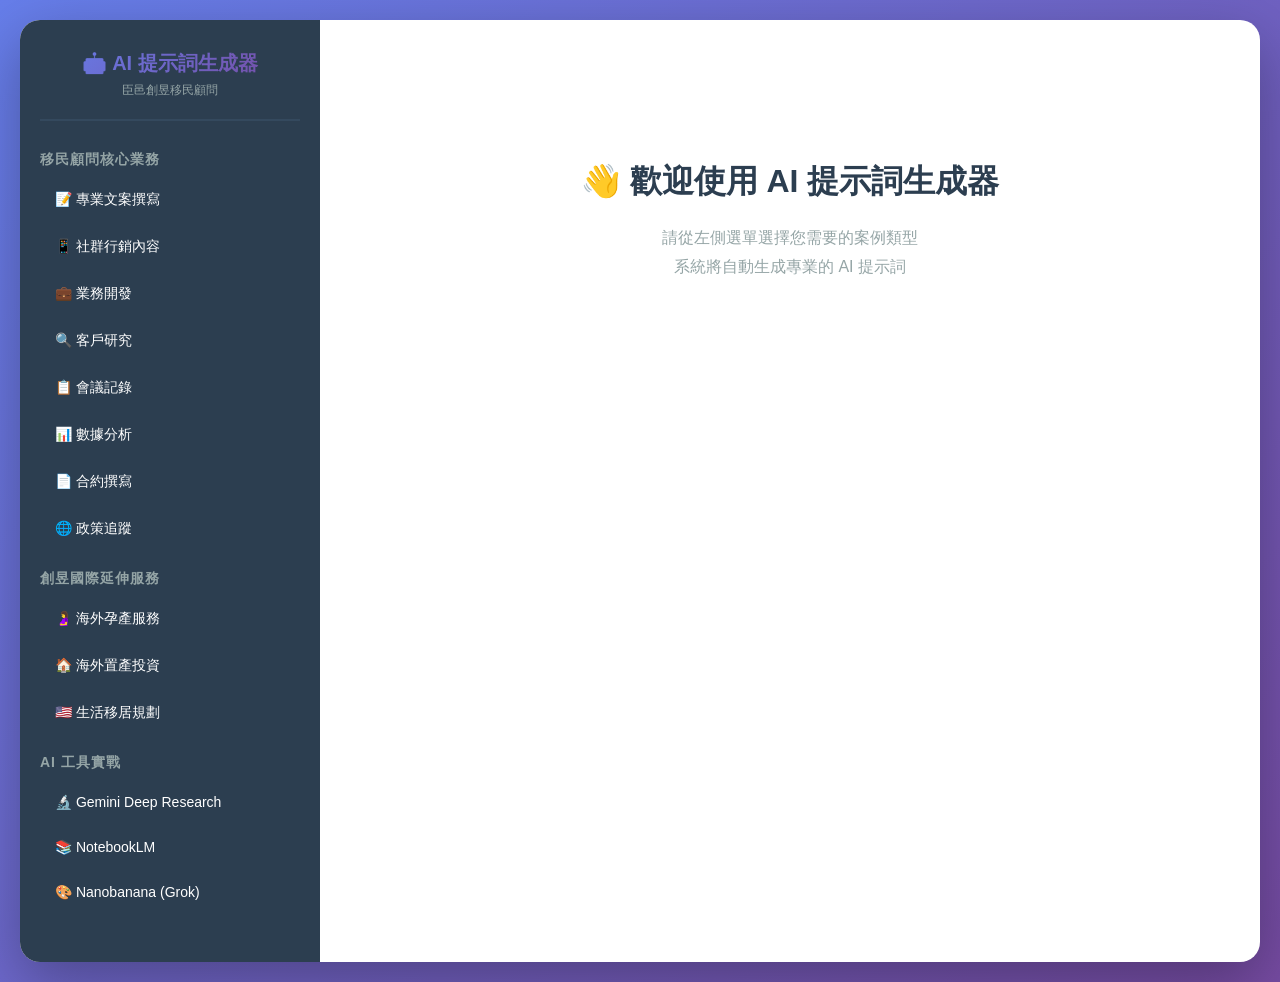
<file: index.html>
<!DOCTYPE html>
<html lang="zh-TW">
<head>
    <meta charset="UTF-8">
    <meta name="viewport" content="width=device-width, initial-scale=1.0">
    <title>AI 提示詞生成器 - 臣邑創昱移民顧問</title>
    <style>
        * {
            margin: 0;
            padding: 0;
            box-sizing: border-box;
        }

        body {
            font-family: 'Noto Sans TC', -apple-system, BlinkMacSystemFont, sans-serif;
            background: linear-gradient(135deg, #667eea 0%, #764ba2 100%);
            min-height: 100vh;
            padding: 20px;
        }

        .container {
            max-width: 1400px;
            margin: 0 auto;
            background: white;
            border-radius: 20px;
            box-shadow: 0 20px 60px rgba(0,0,0,0.3);
            overflow: hidden;
            display: grid;
            grid-template-columns: 300px 1fr;
            min-height: 90vh;
        }

        /* 左側選單 */
        .sidebar {
            background: #2c3e50;
            color: white;
            padding: 30px 20px;
            overflow-y: auto;
        }

        .logo {
            text-align: center;
            margin-bottom: 30px;
            padding-bottom: 20px;
            border-bottom: 2px solid #34495e;
        }

        .logo h1 {
            font-size: 20px;
            margin-bottom: 5px;
            background: linear-gradient(135deg, #667eea, #764ba2);
            -webkit-background-clip: text;
            -webkit-text-fill-color: transparent;
            background-clip: text;
        }

        .logo p {
            font-size: 12px;
            color: #95a5a6;
        }

        .category {
            margin-bottom: 20px;
        }

        .category-title {
            font-size: 14px;
            font-weight: bold;
            color: #95a5a6;
            margin-bottom: 10px;
            text-transform: uppercase;
            letter-spacing: 1px;
        }

        .category-item {
            padding: 12px 15px;
            margin-bottom: 5px;
            border-radius: 8px;
            cursor: pointer;
            transition: all 0.3s;
            font-size: 14px;
        }

        .category-item:hover {
            background: #34495e;
            transform: translateX(5px);
        }

        .category-item.active {
            background: linear-gradient(135deg, #667eea, #764ba2);
            box-shadow: 0 4px 15px rgba(102, 126, 234, 0.4);
        }

        .case-list {
            display: none;
            margin-top: 10px;
            padding-left: 15px;
        }

        .case-list.show {
            display: block;
        }

        .case-item {
            padding: 8px 10px;
            margin-bottom: 5px;
            border-radius: 6px;
            cursor: pointer;
            font-size: 13px;
            color: #bdc3c7;
            transition: all 0.3s;
        }

        .case-item:hover {
            background: #34495e;
            color: white;
        }

        .case-item.active {
            background: #667eea;
            color: white;
        }

        /* 右側內容區 */
        .content {
            padding: 40px;
            overflow-y: auto;
        }

        .welcome {
            text-align: center;
            padding: 100px 20px;
            color: #95a5a6;
        }

        .welcome h2 {
            font-size: 32px;
            margin-bottom: 20px;
            color: #2c3e50;
        }

        .welcome p {
            font-size: 16px;
            line-height: 1.8;
        }

        .case-content {
            display: none;
        }

        .case-content.show {
            display: block;
        }

        .case-header {
            margin-bottom: 30px;
            padding-bottom: 20px;
            border-bottom: 3px solid #667eea;
        }

        .case-header h2 {
            font-size: 28px;
            color: #2c3e50;
            margin-bottom: 10px;
        }

        .case-header .tags {
            display: flex;
            gap: 10px;
            margin-top: 15px;
        }

        .tag {
            padding: 5px 15px;
            background: #ecf0f1;
            border-radius: 20px;
            font-size: 12px;
            color: #7f8c8d;
        }

        .section {
            margin-bottom: 30px;
        }

        .section-title {
            font-size: 18px;
            font-weight: bold;
            color: #667eea;
            margin-bottom: 15px;
            display: flex;
            align-items: center;
            gap: 10px;
        }

        .section-title::before {
            content: '';
            width: 4px;
            height: 20px;
            background: linear-gradient(135deg, #667eea, #764ba2);
            border-radius: 2px;
        }

        .prompt-template {
            background: #f8f9fa;
            padding: 20px;
            border-radius: 10px;
            border-left: 4px solid #667eea;
            margin-bottom: 20px;
        }

        .prompt-section {
            margin-bottom: 20px;
        }

        .prompt-section h4 {
            color: #2c3e50;
            margin-bottom: 10px;
            font-size: 16px;
        }

        .prompt-section p {
            color: #555;
            line-height: 1.6;
            white-space: pre-wrap;
        }

        /* 表單區 */
        .form-section {
            background: #fff;
            padding: 25px;
            border-radius: 10px;
            border: 2px solid #e0e0e0;
            margin-bottom: 20px;
        }

        .form-group {
            margin-bottom: 20px;
        }

        .form-group label {
            display: block;
            font-weight: bold;
            color: #2c3e50;
            margin-bottom: 8px;
            font-size: 14px;
        }

        .form-group input,
        .form-group textarea {
            width: 100%;
            padding: 12px;
            border: 2px solid #e0e0e0;
            border-radius: 8px;
            font-size: 14px;
            font-family: inherit;
            transition: border-color 0.3s;
        }

        .form-group input:focus,
        .form-group textarea:focus {
            outline: none;
            border-color: #667eea;
        }

        .form-group textarea {
            min-height: 100px;
            resize: vertical;
        }

        .form-group small {
            display: block;
            color: #95a5a6;
            margin-top: 5px;
            font-size: 12px;
        }

        /* 生成的提示詞 */
        .generated-prompt {
            display: none;
            background: #2c3e50;
            color: white;
            padding: 25px;
            border-radius: 10px;
            margin-top: 20px;
            position: relative;
        }

        .generated-prompt.show {
            display: block;
        }

        .generated-prompt pre {
            white-space: pre-wrap;
            word-wrap: break-word;
            line-height: 1.8;
            font-size: 14px;
            font-family: 'Noto Sans TC', monospace;
        }

        /* 按鈕 */
        .btn-group {
            display: flex;
            gap: 15px;
            margin-top: 20px;
        }

        .btn {
            padding: 15px 30px;
            border: none;
            border-radius: 8px;
            font-size: 16px;
            font-weight: bold;
            cursor: pointer;
            transition: all 0.3s;
            display: flex;
            align-items: center;
            gap: 10px;
        }

        .btn-primary {
            background: linear-gradient(135deg, #667eea, #764ba2);
            color: white;
            flex: 1;
        }

        .btn-primary:hover {
            transform: translateY(-2px);
            box-shadow: 0 10px 25px rgba(102, 126, 234, 0.4);
        }

        .btn-secondary {
            background: #34495e;
            color: white;
        }

        .btn-secondary:hover {
            background: #2c3e50;
        }

        .btn-copy {
            background: #27ae60;
            color: white;
        }

        .btn-copy:hover {
            background: #229954;
        }

        .btn-copy.copied {
            background: #2ecc71;
        }

        /* 響應式 */
        @media (max-width: 768px) {
            .container {
                grid-template-columns: 1fr;
            }

            .sidebar {
                display: none;
            }

            .content {
                padding: 20px;
            }
        }

        /* 提示 */
        .tip {
            background: #fff3cd;
            border-left: 4px solid #ffc107;
            padding: 15px;
            border-radius: 8px;
            margin-bottom: 20px;
            font-size: 14px;
            color: #856404;
        }
    </style>
</head>
<body>
    <div class="container">
        <!-- 左側選單 -->
        <div class="sidebar">
            <div class="logo">
                <h1>🤖 AI 提示詞生成器</h1>
                <p>臣邑創昱移民顧問</p>
            </div>

            <!-- 移民顧問核心業務 -->
            <div class="category">
                <div class="category-title">移民顧問核心業務</div>

                <div class="category-item" data-category="1">
                    📝 專業文案撰寫
                </div>
                <div class="case-list" id="cases-1"></div>

                <div class="category-item" data-category="2">
                    📱 社群行銷內容
                </div>
                <div class="case-list" id="cases-2"></div>

                <div class="category-item" data-category="3">
                    💼 業務開發
                </div>
                <div class="case-list" id="cases-3"></div>

                <div class="category-item" data-category="4">
                    🔍 客戶研究
                </div>
                <div class="case-list" id="cases-4"></div>

                <div class="category-item" data-category="5">
                    📋 會議記錄
                </div>
                <div class="case-list" id="cases-5"></div>

                <div class="category-item" data-category="6">
                    📊 數據分析
                </div>
                <div class="case-list" id="cases-6"></div>

                <div class="category-item" data-category="7">
                    📄 合約撰寫
                </div>
                <div class="case-list" id="cases-7"></div>

                <div class="category-item" data-category="8">
                    🌐 政策追蹤
                </div>
                <div class="case-list" id="cases-8"></div>
            </div>

            <!-- 創昱國際延伸服務 -->
            <div class="category">
                <div class="category-title">創昱國際延伸服務</div>

                <div class="category-item" data-category="9">
                    🤰 海外孕產服務
                </div>
                <div class="case-list" id="cases-9"></div>

                <div class="category-item" data-category="10">
                    🏠 海外置產投資
                </div>
                <div class="case-list" id="cases-10"></div>

                <div class="category-item" data-category="11">
                    🇺🇸 生活移居規劃
                </div>
                <div class="case-list" id="cases-11"></div>
            </div>

            <!-- AI 工具實戰 -->
            <div class="category">
                <div class="category-title">AI 工具實戰</div>

                <div class="category-item" data-category="12">
                    🔬 Gemini Deep Research
                </div>
                <div class="case-list" id="cases-12"></div>

                <div class="category-item" data-category="13">
                    📚 NotebookLM
                </div>
                <div class="case-list" id="cases-13"></div>

                <div class="category-item" data-category="14">
                    🎨 Nanobanana (Grok)
                </div>
                <div class="case-list" id="cases-14"></div>
            </div>
        </div>

        <!-- 右側內容區 -->
        <div class="content">
            <div class="welcome" id="welcome">
                <h2>👋 歡迎使用 AI 提示詞生成器</h2>
                <p>請從左側選單選擇您需要的案例類型<br>系統將自動生成專業的 AI 提示詞</p>
            </div>

            <div class="case-content" id="caseContent">
                <!-- 動態內容將在此顯示 -->
            </div>
        </div>
    </div>

    <script>
        // 案例數據
        const cases = {
            "1": [
                {
                    id: "1-1",
                    title: "EB1A 推薦信",
                    tags: ["Tyng 專用", "專業文案"],
                    role: "你是一位擁有 15 年經驗的美國移民律師，專精 EB1A 傑出人才申請案件，曾協助超過 200 位科技業高階主管成功取得綠卡。",
                    context: "我需要為一位科技公司 CTO 撰寫 EB1A 推薦信。",
                    expectation: `請協助撰寫一封專業的 EB1A 推薦信，需符合以下要求：
1. 字數：800-1000 字（英文）
2. 結構：開場介紹推薦人資格 → 與申請人的關係 → 具體成就描述 → 對領域的影響 → 結論
3. 語氣：專業、客觀、有說服力，避免過度誇張
4. 重點：強調「原創性」（Originality）和「對領域的重大貢獻」（Major Contribution）
5. 格式：正式商業信件格式，包含推薦人簽名區`,
                    fields: [
                        { name: "client_name", label: "客戶姓名", type: "text", placeholder: "例如：張博士", required: true },
                        { name: "client_title", label: "客戶職位", type: "text", placeholder: "例如：AI 新創公司 CTO", required: true },
                        { name: "client_achievement", label: "客戶成就", type: "textarea", placeholder: "例如：擁有 5 項美國專利、發表 10 篇論文", required: true },
                        { name: "recommender_name", label: "推薦人姓名", type: "text", placeholder: "例如：Dr. John Smith", required: true },
                        { name: "recommender_title", label: "推薦人職位", type: "text", placeholder: "例如：前 Google 資深工程師", required: true }
                    ]
                },
                {
                    id: "1-2",
                    title: "NIW 申請信",
                    tags: ["Tyng 專用", "專業文案"],
                    role: "你是美國移民法專家，專精 NIW（國家利益豁免）申請案件，熟悉 USCIS 的 Dhanasar 三大審查標準。",
                    context: "我需要為一位癌症研究員撰寫 NIW 申請信（Petition Letter）。",
                    expectation: `請協助撰寫 NIW 申請信主體內容，需包含：
1. 字數：1500-2000 字（英文）
2. 結構：
   - Prong 1：研究領域的重要性（Substantial Merit & National Importance）
   - Prong 2：申請人的獨特定位（Well-Positioned to Advance）
   - Prong 3：豁免勞工證的國家利益（Balance Test）
3. 語氣：正式、學術、說服力強
4. 引用：至少 3 個具體數據或研究成果佐證
5. 避免：空泛的形容詞，需用具體事實說話`,
                    fields: [
                        { name: "client_name", label: "客戶姓名", type: "text", placeholder: "例如：李博士", required: true },
                        { name: "research_field", label: "研究領域", type: "text", placeholder: "例如：癌症免疫療法", required: true },
                        { name: "client_title", label: "客戶職位", type: "text", placeholder: "例如：台灣大學醫學院副教授", required: true },
                        { name: "publications", label: "研究成果", type: "textarea", placeholder: "例如：發表 15 篇 SCI 論文，被引用超過 500 次", required: true }
                    ]
                },
                {
                    id: "1-3",
                    title: "RFE 回應信",
                    tags: ["Tyng 專用", "專業文案"],
                    role: "你是經驗豐富的移民律師助理，專門處理 USCIS RFE（Request for Evidence）回應文件，熟悉如何精準回應移民官的質疑。",
                    context: "客戶的 EB1A 申請收到 RFE，需要撰寫回應信。",
                    expectation: `請協助撰寫 RFE 回應信，需符合以下要求：
1. 結構：針對每個質疑點，分段回應
2. 內容：
   - 先重述移民官的質疑（確保理解正確）
   - 提供具體證據回應（數據、新文件、專家意見）
   - 引用相關法條或判例（如適用）
3. 語氣：尊重、專業、不卑不亢
4. 字數：每個質疑點 300-500 字
5. 附件：建議需要補充哪些新文件（列清單）`,
                    fields: [
                        { name: "client_name", label: "客戶姓名", type: "text", placeholder: "例如：王博士", required: true },
                        { name: "rfe_issues", label: "RFE 質疑點", type: "textarea", placeholder: "列出移民官的所有質疑（每行一個）", required: true },
                        { name: "response_evidence", label: "可提供的新證據", type: "textarea", placeholder: "列出可以提供的新證據或文件", required: true }
                    ]
                }
            ],
            "2": [
                {
                    id: "2-1",
                    title: "Facebook 貼文",
                    tags: ["行銷組", "社群內容"],
                    role: "你是社群行銷專家，專門為移民顧問公司撰寫 Facebook 貼文，擅長用說故事的方式吸引潛在客戶，並創造高互動率。",
                    context: "我們公司（臣邑創昱移民顧問）要推廣「EB1A 免費諮詢」活動。",
                    expectation: `請撰寫 1 則 Facebook 貼文，需包含：
1. 開場：用一個問題或痛點引起共鳴
2. 主體：說明 EB1A 的優勢（免排期、全家綠卡、18 個月內取得）
3. 行動呼籲：鼓勵預約免費諮詢
4. 語氣：親切、專業、不推銷
5. 字數：150-200 字
6. Hashtag：3-5 個相關標籤
7. 附圖建議：建議搭配什麼樣的圖片`,
                    fields: [
                        { name: "activity_name", label: "活動名稱", type: "text", placeholder: "例如：EB1A 免費諮詢", required: true },
                        { name: "target_audience", label: "目標受眾", type: "text", placeholder: "例如：30-45 歲科技業高階主管", required: true },
                        { name: "activity_deadline", label: "活動期限", type: "text", placeholder: "例如：本月底前預約", required: true },
                        { name: "consultation_duration", label: "諮詢時長", type: "text", placeholder: "例如：30 分鐘", required: true }
                    ]
                },
                {
                    id: "2-2",
                    title: "Instagram 限時動態",
                    tags: ["行銷組", "社群內容"],
                    role: "你是 Instagram 內容創作專家，擅長用視覺化的方式說故事，特別專精於移民顧問業的成功案例分享。",
                    context: "我們剛幫助一位客戶成功取得綠卡，想用這個案例製作 Instagram 限時動態（3-5 張）。",
                    expectation: `請設計 Instagram 限時動態腳本，需包含：
1. 張數：3-5 張
2. 每張內容：
   - 第 1 張：開場（用問題引起好奇）
   - 第 2 張：客戶背景（用圖示呈現資格，不透露真實身份）
   - 第 3 張：過程亮點（時間軸呈現）
   - 第 4 張：結果（慶祝畫面）
   - 第 5 張：行動呼籲（滑動私訊諮詢）
3. 文字：每張 20-30 字（簡潔有力）
4. 視覺建議：建議每張用什麼樣的背景色、圖示、emoji
5. 互動元素：建議用什麼 IG 功能（投票、問答、倒數）`,
                    fields: [
                        { name: "case_type", label: "案例類型", type: "text", placeholder: "例如：EB1A / NIW / EB5", required: true },
                        { name: "approval_time", label: "核准時間", type: "text", placeholder: "例如：10 個月內核准", required: true },
                        { name: "client_background", label: "客戶背景（匿名）", type: "textarea", placeholder: "例如：科技業 CTO，5 項專利，3 篇學術論文", required: true },
                        { name: "highlight", label: "過程亮點", type: "text", placeholder: "例如：原本以為資格不夠，經我們評估後發現符合標準", required: true }
                    ]
                },
                {
                    id: "2-3",
                    title: "LINE 官方帳號訊息",
                    tags: ["行銷組", "社群內容"],
                    role: "你是 LINE 官方帳號經營專家，擅長撰寫高開信率的推播訊息，並且熟悉移民顧問業的客戶溝通方式。",
                    context: "美國移民局剛公布最新政策更新，我們要推播訊息給客戶。",
                    expectation: `請撰寫 LINE 推播訊息，需符合以下要求：
1. 標題：吸引人的開場（20 字內）
2. 主體內容：
   - 說明政策更新的重點（簡潔明瞭）
   - 解釋對客戶的影響
   - 行動呼籲
3. 語氣：專業但親切，像朋友分享好消息
4. 字數：150 字內（手機閱讀友善）
5. 附加：建議附上什麼連結或圖片
6. 時機：建議什麼時間發送`,
                    fields: [
                        { name: "policy_update", label: "政策更新內容", type: "textarea", placeholder: "例如：EB1 排期前進 3 個月", required: true },
                        { name: "impact", label: "對客戶的影響", type: "text", placeholder: "例如：可能提早 3 個月面試", required: true },
                        { name: "audience_count", label: "受眾人數", type: "text", placeholder: "例如：500 人", required: false }
                    ]
                },
                {
                    id: "2-4",
                    title: "週報電子報",
                    tags: ["行銷組", "內容行銷"],
                    role: "你是電子報內容策畫專家，專門為移民顧問公司撰寫週報，擅長整理複雜的移民政策資訊，轉化成易懂的內容。",
                    context: "我們每週五發送「美國移民週報」給訂閱者。",
                    expectation: `請設計本週電子報的內容架構與撰寫重點：
1. 主旨：吸引人的 Email 主旨（提高開信率）
2. 結構：
   - 開場問候（1-2 句）
   - 本週焦點（3 則新聞，每則 50-80 字）
   - 成功案例分享（100 字）
   - 實用小知識（50 字）
   - 行動呼籲（預約諮詢、追蹤社群）
3. 語氣：專業、友善、像朋友分享資訊
4. 長度：總字數 400-500 字
5. 視覺：建議用什麼排版
6. CTA：建議放幾個行動呼籲按鈕？放在哪裡？`,
                    fields: [
                        { name: "week_highlights", label: "本週重點", type: "textarea", placeholder: "列出 3 則本週移民新聞", required: true },
                        { name: "success_case", label: "成功案例簡述", type: "text", placeholder: "例如：某醫生 6 個月取得 NIW", required: true },
                        { name: "subscriber_count", label: "訂閱者人數", type: "text", placeholder: "例如：800+ 位", required: false }
                    ]
                }
            ],
            "3": [
                {
                    id: "3-1",
                    title: "LinkedIn 陌生開發訊息",
                    tags: ["業務開發"],
                    role: "你是 LinkedIn 業務開發專家，專門為移民顧問公司開發高階客戶，擅長撰寫不推銷、高回覆率的陌生開發訊息。",
                    context: "我在 LinkedIn 上找到一位符合 EB1A 資格的潛在客戶，想要建立初步聯繫。",
                    expectation: `請撰寫 LinkedIn 連結邀請訊息與後續跟進訊息：
1. 連結邀請訊息（300 字內）：
   - 開場：說明為何想連結
   - 自我介紹：簡短說明背景
   - 價值提供：提到分享美國移民資訊（不推銷）
   - 語氣：尊重、真誠、不推銷
2. 後續訊息（如果對方接受連結）：
   - 感謝接受連結
   - 分享一篇實用文章
   - 輕鬆詢問是否有移民相關問題（開放式問題）`,
                    fields: [
                        { name: "prospect_name", label: "潛在客戶姓名", type: "text", placeholder: "例如：Dr. Chen", required: true },
                        { name: "prospect_title", label: "潛在客戶職位", type: "text", placeholder: "例如：VP of Engineering", required: true },
                        { name: "prospect_company", label: "公司名稱", type: "text", placeholder: "例如：某科技公司", required: true },
                        { name: "connection_reason", label: "連結理由", type: "text", placeholder: "例如：看到他的技術文章很有啟發", required: true }
                    ]
                },
                {
                    id: "3-2",
                    title: "客戶轉介紹請求",
                    tags: ["業務開發"],
                    role: "你是客戶關係管理專家，擅長用真誠的方式請求客戶推薦，同時維護良好的客戶關係。",
                    context: "我們剛幫助一位客戶成功取得綠卡，想請他推薦其他有需要的朋友。",
                    expectation: `請撰寫一封「請求推薦」的 Email，需包含：
1. 開場：恭喜他取得綠卡，分享我們的喜悅
2. 主體：
   - 說明我們很榮幸能幫助他
   - 提到我們希望幫助更多像他一樣優秀的人才
   - 輕鬆詢問：如果他認識有移民需求的朋友，歡迎推薦
3. 誘因：提供推薦獎勵
4. 語氣：感恩、真誠、不強迫
5. 字數：200-250 字
6. 附加：提供易於分享的資訊`,
                    fields: [
                        { name: "client_name", label: "客戶姓名", type: "text", placeholder: "例如：張先生", required: true },
                        { name: "visa_type", label: "取得的簽證類型", type: "text", placeholder: "例如：EB1A", required: true },
                        { name: "referral_reward", label: "推薦獎勵", type: "text", placeholder: "例如：$500 禮券", required: true }
                    ]
                }
            ],
            "4": [
                {
                    id: "4-1",
                    title: "客戶背景深度調查",
                    tags: ["客戶研究"],
                    role: "你是專業的客戶研究分析師，擅長從公開資訊中挖掘客戶的成就與資格，協助移民顧問評估 EB1A 申請可行性。",
                    context: "新客戶來諮詢 EB1A，需要進行深度背景調查，找出所有可用於申請的成就證據。",
                    expectation: `請協助我進行客戶背景研究，並產出結構化報告：
1. 研究範圍：
   - Google Scholar：論文發表、引用次數
   - LinkedIn：職涯歷程、推薦人選
   - 公司官網：職位描述、專案成就
   - 專利資料庫：專利數量與內容
   - 媒體報導：是否有新聞報導或採訪
2. 報告結構：
   - 學術成就、專業貢獻、認可與獎項、審查與評審、媒體曝光
3. 分析：評估是否符合 EB1A 十項標準中的至少三項
4. 建議：如果資格不足，建議客戶補強哪些部分
5. 格式：用表格整理，方便快速檢視`,
                    fields: [
                        { name: "client_name", label: "客戶姓名", type: "text", placeholder: "例如：Dr. Chang", required: true },
                        { name: "client_title", label: "客戶職位", type: "text", placeholder: "例如：某生技公司研發總監", required: true },
                        { name: "education", label: "學歷背景", type: "text", placeholder: "例如：台大醫學院博士", required: true },
                        { name: "self_description", label: "客戶自述成就", type: "textarea", placeholder: "例如：有發表論文、擔任期刊審稿人、獲得專利", required: true }
                    ]
                },
                {
                    id: "4-2",
                    title: "競品分析",
                    tags: ["市場研究"],
                    role: "你是市場研究專家，專門分析移民顧問業的競爭對手，提供策略建議以優化我們的服務與定位。",
                    context: "我們想了解台灣主要的美國移民顧問公司的服務與定價，用於優化我們的服務方案與定價策略。",
                    expectation: `請協助進行競品分析，並產出報告：
1. 競爭對手清單：列出 5 家主要競爭對手（公司名稱、網站）
2. 服務比較表：
   - EB1A / NIW / EB5 服務內容
   - 收費方式（一次性、分階段、成功收費）
3. 差異化分析：
   - 他們的優勢是什麼？
   - 他們的弱點是什麼？
   - 客戶評價如何？
4. 建議：我們可以如何差異化？
5. 格式：用比較表格呈現，附上資料來源連結`,
                    fields: [
                        { name: "service_types", label: "要分析的服務類型", type: "text", placeholder: "例如：EB1A, NIW, EB5", required: true },
                        { name: "competitor_count", label: "競爭對手數量", type: "text", placeholder: "例如：5 家", required: false }
                    ]
                }
            ],
            "5": [
                {
                    id: "5-1",
                    title: "客戶諮詢會議記錄",
                    tags: ["Bryan 專用", "會議記錄"],
                    role: "你是專業會議記錄整理專家，擅長從冗長的會議逐字稿中，提取關鍵資訊並轉化為結構化的會議記錄。",
                    context: "我剛完成一場 1 小時的客戶諮詢會議（已用錄音筆錄音並轉成逐字稿），需要整理成會議記錄。",
                    expectation: `請將會議逐字稿整理成結構化會議記錄：
1. 會議基本資訊：日期、時間、參與人員
2. 客戶背景摘要（200 字內）：職位、產業、學經歷、移民動機與需求
3. 討論重點（條列式）：
   - 資格評估結果
   - 申請時間規劃
   - 需要準備的文件清單
   - 費用說明與付款方式
4. 決議事項：客戶需要提供哪些資料？我們需要做哪些準備工作？
5. 下次會議時間（如有約定）
6. 語氣：正式、專業、客觀
7. 字數：控制在 800-1000 字`,
                    fields: [
                        { name: "meeting_date", label: "會議日期", type: "text", placeholder: "例如：2026/02/19", required: true },
                        { name: "client_name", label: "客戶姓名", type: "text", placeholder: "例如：王先生", required: true },
                        { name: "visa_type", label: "申請類型", type: "text", placeholder: "例如：EB1A", required: true },
                        { name: "meeting_summary", label: "會議重點摘要", type: "textarea", placeholder: "簡述會議討論的主要內容", required: true }
                    ]
                },
                {
                    id: "5-2",
                    title: "內部會議記錄",
                    tags: ["管理層", "會議記錄"],
                    role: "你是高效會議記錄專家，擅長整理內部會議的決議事項與待辦任務，確保團隊成員清楚知道各自的職責與期限。",
                    context: "我們每週一早上 9:00 固定召開團隊週會（約 1 小時），需要整理成會議記錄。",
                    expectation: `請將週會逐字稿整理成結構化會議記錄：
1. 會議資訊：日期、時間、主持人、參與者
2. 上週進度回顧：各部門完成事項、業績達成率
3. 本週目標：各部門本週重點任務、預計完成的案件數
4. 問題與討論：遇到的困難與挑戰、團隊討論的解決方案
5. 待辦事項追蹤表（表格形式）
6. 下次會議：時間與討論主題預告
7. 格式：清晰條列、易於快速掃描
8. 字數：1000-1500 字`,
                    fields: [
                        { name: "meeting_date", label: "會議日期", type: "text", placeholder: "例如：2026/02/17", required: true },
                        { name: "attendees", label: "參與人員", type: "text", placeholder: "例如：全體員工（11 人）", required: true },
                        { name: "last_week_progress", label: "上週進度", type: "textarea", placeholder: "簡述上週各部門完成事項", required: true },
                        { name: "this_week_goals", label: "本週目標", type: "textarea", placeholder: "簡述本週重點任務", required: true }
                    ]
                }
            ],
            "6": [
                {
                    id: "6-1",
                    title: "客戶來源分析",
                    tags: ["管理層", "數據分析"],
                    role: "你是數據分析專家，專門為移民顧問公司分析營運數據，提供可執行的商業洞察與策略建議。",
                    context: "我有過去 6 個月的客戶來源數據，想了解哪個管道最有效、ROI 最高、未來如何優化預算分配。",
                    expectation: `請協助分析數據並產出報告：
1. 數據清理：檢查是否有缺漏值或異常值
2. 基本統計：總客戶數、總營收、各管道的客戶數與占比、各管道的平均合約金額
3. ROI 分析（如有廣告成本數據）：各管道的獲客成本（CAC）、投資報酬率（ROI）
4. 趨勢分析：6 個月內各管道的成長或衰退趨勢、季節性變化
5. 建議：應該增加/減少哪個管道的投資？需要優化哪個管道的轉換率？
6. 視覺化：建議用什麼圖表呈現
7. 格式：簡潔的 PowerPoint 報告（5-8 頁）`,
                    fields: [
                        { name: "data_period", label: "數據期間", type: "text", placeholder: "例如：2025/08 - 2026/01", required: true },
                        { name: "channels", label: "來源管道", type: "text", placeholder: "例如：Google 廣告、FB 廣告、轉介紹、LinkedIn", required: true },
                        { name: "total_clients", label: "總客戶數", type: "text", placeholder: "例如：50 位", required: true },
                        { name: "total_revenue", label: "總營收", type: "text", placeholder: "例如：USD $400,000", required: false }
                    ]
                },
                {
                    id: "6-2",
                    title: "轉換率分析",
                    tags: ["管理層", "數據分析"],
                    role: "你是轉換率優化專家（CRO Specialist），專門分析業務流程的轉換漏斗，找出瓶頸並提供改善建議。",
                    context: "我們的業務流程分為四個階段，想分析轉換漏斗並找出改善機會。",
                    expectation: `請分析轉換漏斗並提供優化建議：
1. 漏斗視覺化：用圖表呈現各階段的轉換率
2. 瓶頸分析：哪個階段流失最多客戶？流失的主要原因可能是什麼？
3. 對標分析：與業界平均比較
4. 改善建議：針對每個階段，提供 2-3 個具體改善措施、預估改善後的轉換率提升幅度
5. 追蹤指標：建議要追蹤哪些 KPI？
6. 實施優先順序：哪些改善措施應該優先執行？
7. 格式：簡報格式，附上可執行的 Action Plan`,
                    fields: [
                        { name: "data_period", label: "數據期間", type: "text", placeholder: "例如：過去 3 個月", required: true },
                        { name: "stage1_count", label: "初次諮詢人數", type: "text", placeholder: "例如：100 人", required: true },
                        { name: "stage2_count", label: "資格評估人數", type: "text", placeholder: "例如：70 人", required: true },
                        { name: "stage3_count", label: "報價討論人數", type: "text", placeholder: "例如：40 人", required: true },
                        { name: "stage4_count", label: "簽約付款人數", type: "text", placeholder: "例如：15 人", required: true }
                    ]
                }
            ],
            "7": [
                {
                    id: "7-1",
                    title: "客製化服務合約",
                    tags: ["Bryan 專用", "合約撰寫"],
                    role: "你是移民顧問業法律文件專家，專門撰寫清晰、完整、法律有效的服務合約，保護雙方權益並避免未來糾紛。",
                    context: "新客戶決定簽約，我需要準備服務合約。",
                    expectation: `請協助撰寫服務合約，需包含以下條款：
1. 合約標題與基本資訊（雙方名稱、日期）
2. 服務範圍詳細說明（明確列出包含與不包含的服務）
3. 費用與付款方式：總金額、付款階段、付款方式、逾期付款處理
4. 雙方責任：我方責任、客戶責任
5. 退費條款（什麼情況可退費、退多少）
6. 免責聲明（不保證核准、申請結果由 USCIS 決定）
7. 保密條款（客戶資料保密）
8. 爭議處理（管轄法院、仲裁）
9. 簽名欄（雙方簽名、日期）
10. 語言：繁體中文（附英文版本）
11. 格式：正式法律文件格式、條款編號清楚`,
                    fields: [
                        { name: "client_name", label: "客戶姓名", type: "text", placeholder: "例如：李先生", required: true },
                        { name: "visa_type", label: "申請類型", type: "text", placeholder: "例如：EB1A", required: true },
                        { name: "total_fee", label: "總費用", type: "text", placeholder: "例如：USD $8,000", required: true },
                        { name: "service_scope", label: "服務範圍", type: "textarea", placeholder: "詳細列出包含的服務項目", required: true },
                        { name: "payment_terms", label: "付款方式", type: "text", placeholder: "例如：簽約付 50%、送件前付 50%", required: true }
                    ]
                },
                {
                    id: "7-2",
                    title: "NDA 保密協議",
                    tags: ["合約撰寫"],
                    role: "你是商業法律顧問，專門撰寫雙邊保密協議（Mutual NDA），確保雙方商業機密受到保護。",
                    context: "我們要與一位美國移民律師合作，需要簽署保密協議。",
                    expectation: `請撰寫雙邊保密協議（Mutual NDA），需包含：
1. 合約標題與雙方資訊
2. 定義條款：什麼是「保密資訊」、例外情況
3. 保密義務：雙方應如何保護機密資訊、不得揭露給第三方
4. 使用限制：機密資訊僅能用於合作目的
5. 保密期限：合約期間 + 終止後 X 年
6. 違約責任：違反保密的法律責任
7. 終止條款：如何終止協議
8. 管轄法與爭議處理
9. 語言：英文為主（商業合作慣例）
10. 格式：正式法律文件、雙方簽署`,
                    fields: [
                        { name: "party_a", label: "甲方名稱", type: "text", placeholder: "例如：臣邑創昱移民顧問", required: true },
                        { name: "party_b", label: "乙方名稱", type: "text", placeholder: "例如：美國律師事務所", required: true },
                        { name: "confidential_info", label: "保密資訊範圍", type: "textarea", placeholder: "例如：客戶資料、案件策略、收費模式", required: true },
                        { name: "duration", label: "保密期限", type: "text", placeholder: "例如：合約期間 + 終止後 3 年", required: true }
                    ]
                }
            ],
            "8": [
                {
                    id: "8-1",
                    title: "移民政策變動摘要",
                    tags: ["政策追蹤"],
                    role: "你是美國移民政策追蹤專家，每天監控 USCIS、國務院、移民律師協會（AILA）的最新公告，並將複雜的政策變動轉化為易懂的摘要。",
                    context: "美國移民局（USCIS）剛發布新政策，需要整理成簡短摘要，通知客戶與內部團隊。",
                    expectation: `請協助整理政策變動摘要，產出兩個版本：

**版本 1：內部版（詳細）**
1. 政策標題與發布日期
2. 生效日期（何時開始適用）
3. 主要變更內容
4. 案例影響分析
5. 應對策略
6. 參考資料
7. 字數：800-1000 字

**版本 2：客戶版（簡化）**
1. 開場：用一句話說明政策變動
2. 影響說明
3. 建議行動
4. 語氣：專業但易懂、不引起恐慌
5. 字數：200-300 字
6. 格式：適合發送 Email 或 LINE 訊息`,
                    fields: [
                        { name: "policy_title", label: "政策標題", type: "text", placeholder: "例如：EB1A 審查標準調整", required: true },
                        { name: "effective_date", label: "生效日期", type: "text", placeholder: "例如：2026/03/01", required: true },
                        { name: "main_changes", label: "主要變更內容", type: "textarea", placeholder: "簡述政策的主要變更", required: true },
                        { name: "source_url", label: "官方公告連結", type: "text", placeholder: "USCIS 官網連結", required: false }
                    ]
                }
            ],
            "9": [
                {
                    id: "9-1",
                    title: "赴美生產社群貼文",
                    tags: ["行銷組", "海外孕產"],
                    role: "你是母嬰產業社群行銷專家，專門為海外孕產服務撰寫溫暖、專業的社群內容，擅長用真實故事打動準爸媽，並建立信任感。",
                    context: "我們公司（Melody 美加生活顧問）提供赴美/加生產一站式服務。",
                    expectation: `請撰寫 1 則 Facebook 貼文，需包含：
1. 開場：用孕媽咪的心聲引起共鳴
2. 主體：說明赴美生產的 3 大優勢、強調我們的服務特色
3. 信任建立：提到「台灣少數合法經營」「業界規模與口碑」
4. 行動呼籲：邀請免費諮詢
5. 語氣：溫暖、專業、像朋友分享經驗
6. 字數：200-250 字
7. Hashtag：3-5 個
8. 附圖建議：溫馨的孕婦照、月子中心環境、或美寶笑容`,
                    fields: [
                        { name: "target_audience", label: "目標受眾", type: "text", placeholder: "例如：25-40 歲孕媽咪", required: true },
                        { name: "service_highlights", label: "服務亮點", type: "textarea", placeholder: "例如：合法經營、醫療資源專業、月子中心舒適", required: true },
                        { name: "consultation_info", label: "諮詢資訊", type: "text", placeholder: "例如：免費 30 分鐘諮詢", required: true }
                    ]
                },
                {
                    id: "9-2",
                    title: "孕媽咪諮詢會議記錄",
                    tags: ["會議記錄", "海外孕產"],
                    role: "你是專業的客戶服務顧問，擅長從孕媽咪諮詢會議中，提取關鍵需求並轉化為客製化服務方案。",
                    context: "我剛完成一場 1 小時的赴美生產諮詢會議（已錄音轉逐字稿），需要整理成會議記錄。",
                    expectation: `請將會議逐字稿整理成結構化會議記錄：
1. 會議基本資訊：日期、時間、參與人員
2. 客戶基本資料：預產期、胎次、健康狀況、預算範圍、偏好城市
3. 討論重點（條列式）：赴美時程規劃、醫院選擇、月子中心方案、簽證辦理、費用預估
4. 客戶疑慮與回應
5. 下一步行動
6. 下次會議時間
7. 語氣：溫暖、專業、充滿關懷
8. 字數：800-1000 字`,
                    fields: [
                        { name: "meeting_date", label: "會議日期", type: "text", placeholder: "例如：2026/02/19", required: true },
                        { name: "client_name", label: "客戶姓名", type: "text", placeholder: "例如：Linda", required: true },
                        { name: "due_date", label: "預產期", type: "text", placeholder: "例如：2026/10", required: true },
                        { name: "budget", label: "預算範圍", type: "text", placeholder: "例如：USD $30,000 - $50,000", required: true },
                        { name: "preferred_city", label: "偏好城市", type: "text", placeholder: "例如：洛杉磯", required: false }
                    ]
                },
                {
                    id: "9-3",
                    title: "月子中心服務介紹文案",
                    tags: ["行銷組", "海外孕產"],
                    role: "你是母嬰產業文案專家，專門為月子中心撰寫溫暖、專業的服務介紹，擅長用細節打動孕媽咪，並建立「安心、舒適、專業」的品牌形象。",
                    context: "我們在洛杉磯有自營月子中心，需要撰寫服務介紹文案。",
                    expectation: `請撰寫月子中心服務介紹文案，需包含：
1. 開場段落（100 字）：用溫暖的問候迎接孕媽咪、說明我們理解赴美生產的不安與期待
2. 服務介紹（分段呈現）：產前待產照顧、產後月子照護、新生兒照護、環境設施
3. 差異化亮點：合法經營、專業團隊、在地資源
4. 真實見證（簡短引用 1-2 位媽媽的好評）
5. 行動呼籲：邀請預約參觀或線上諮詢
6. 語氣：溫暖、專業、像朋友推薦
7. 字數：600-800 字
8. 格式：適合放在官網「月子中心介紹」頁面`,
                    fields: [
                        { name: "center_location", label: "月子中心位置", type: "text", placeholder: "例如：洛杉磯", required: true },
                        { name: "service_features", label: "服務特色", type: "textarea", placeholder: "列出主要服務項目", required: true },
                        { name: "facility_description", label: "環境設施", type: "textarea", placeholder: "描述月子中心的環境與設施", required: true }
                    ]
                },
                {
                    id: "9-4",
                    title: "孕媽咪見證故事",
                    tags: ["內容行銷", "海外孕產"],
                    role: "你是故事行銷專家，擅長將客戶的真實經驗，轉化為打動人心的見證故事，並保護客戶隱私。",
                    context: "一位客戶剛完成赴美生產，願意分享她的經驗，我想用這個案例製作「客戶見證」文章。",
                    expectation: `請撰寫客戶見證故事，需包含：
1. 標題：吸引人的標題
2. 開場：用第一人稱說出孕媽咪的心聲
3. 故事主體：決定赴美的原因、選擇我們的原因、過程中的感動時刻、生產經驗、月子期間、回台灣後
4. 結語：鼓勵其他孕媽咪，推薦我們的服務
5. 語氣：真誠、溫暖、像朋友分享經驗
6. 字數：800-1000 字
7. 格式：適合放在官網「客戶見證」頁面或 Facebook 長文
8. 附圖建議：月子中心環境照、新生兒照（示意圖，保護隱私）`,
                    fields: [
                        { name: "client_pseudonym", label: "客戶化名", type: "text", placeholder: "例如：Linda", required: true },
                        { name: "client_age", label: "客戶年齡", type: "text", placeholder: "例如：35 歲", required: false },
                        { name: "birth_experience", label: "生產經驗", type: "textarea", placeholder: "簡述客戶的赴美生產經驗", required: true },
                        { name: "highlight_moment", label: "感動時刻", type: "text", placeholder: "哪些服務讓她印象深刻？", required: true }
                    ]
                }
            ],
            "10": [
                {
                    id: "10-1",
                    title: "德州房產投資文案",
                    tags: ["行銷組", "海外置產"],
                    role: "你是海外房產投資顧問，專門為台灣客戶撰寫美國房產投資文案，擅長用數據與案例說明投資優勢，並建立專業形象。",
                    context: "我們公司提供德州房產投資服務（與赴美生產、移民一站式整合）。",
                    expectation: `請撰寫 1 篇房產投資文案，需包含：
1. 標題：吸引人的標題
2. 開場：用問題引起興趣
3. 主體內容：德州房產投資 4 大優勢、具體數據、成功案例
4. 我們的服務：一站式服務、結合移民規劃
5. 行動呼籲：邀請免費諮詢、索取投資分析報告
6. 語氣：專業、數據導向、可信賴
7. 字數：600-800 字
8. 格式：適合放在官網「海外置產」頁面或 EDM
9. 附圖建議：德州房產照片、投資報酬率圖表`,
                    fields: [
                        { name: "investment_area", label: "投資地區", type: "text", placeholder: "例如：德州達拉斯", required: true },
                        { name: "price_range", label: "房價區間", type: "text", placeholder: "例如：USD $300K - $500K", required: true },
                        { name: "roi", label: "預估報酬率", type: "text", placeholder: "例如：年報酬 5-7%", required: true },
                        { name: "advantages", label: "投資優勢", type: "textarea", placeholder: "列出 3-4 個優勢", required: true }
                    ]
                },
                {
                    id: "10-2",
                    title: "房產投資諮詢會議記錄",
                    tags: ["會議記錄", "海外置產"],
                    role: "你是海外房產投資顧問助理，擅長從客戶諮詢會議中，提取投資需求、財務狀況、風險承受度，並規劃客製化投資方案。",
                    context: "我剛完成一場 1 小時的德州房產投資諮詢會議（已錄音轉逐字稿），需要整理成會議記錄。",
                    expectation: `請將會議逐字稿整理成結構化會議記錄：
1. 會議基本資訊：日期、時間、參與人員
2. 客戶背景與需求：投資目的、預算範圍、期望報酬率、風險承受度
3. 討論重點：德州房產市場分析、推薦標的、購買流程、租賃管理、稅務說明
4. 客戶疑慮與回應
5. 下一步行動
6. 下次會議
7. 語氣：專業、數據導向、值得信賴
8. 字數：1000-1200 字`,
                    fields: [
                        { name: "meeting_date", label: "會議日期", type: "text", placeholder: "例如：2026/02/19", required: true },
                        { name: "client_name", label: "客戶姓名", type: "text", placeholder: "例如：陳先生", required: true },
                        { name: "investment_purpose", label: "投資目的", type: "text", placeholder: "例如：資產配置 + 未來移民使用", required: true },
                        { name: "budget", label: "預算範圍", type: "text", placeholder: "例如：USD $300K - $500K", required: true },
                        { name: "expected_roi", label: "期望報酬率", type: "text", placeholder: "例如：年報酬 5% 以上", required: false }
                    ]
                },
                {
                    id: "10-3",
                    title: "房產投資 vs 移民整合文案",
                    tags: ["行銷組", "海外置產"],
                    role: "你是跨國資產配置與移民規劃專家，擅長整合「海外置產」與「移民規劃」，為高淨值客戶提供一站式解決方案。",
                    context: "我們公司提供「德州房產投資 + 美國移民」整合服務。",
                    expectation: `請撰寫整合服務文案，需包含：
1. 標題：吸引人的標題
2. 開場：說明高淨值客戶的痛點
3. 三大整合方案：EB5 投資移民 + 德州房產、EB1A/NIW 移民 + 置產規劃、赴美生產 + 房產投資
4. 一站式服務優勢：省時、省力、專業
5. 成功案例：1-2 個客戶經驗（化名）
6. 行動呼籲：邀請免費諮詢、索取整合方案說明
7. 語氣：專業、高端、值得信賴
8. 字數：800-1000 字
9. 格式：適合放在官網「一站式服務」頁面`,
                    fields: [
                        { name: "target_audience", label: "目標受眾", type: "text", placeholder: "例如：高淨值客戶（資金充足、想移民美國）", required: true },
                        { name: "integration_plans", label: "整合方案", type: "textarea", placeholder: "簡述 3 種整合方案", required: true }
                    ]
                }
            ],
            "11": [
                {
                    id: "11-1",
                    title: "美國生活移居指南",
                    tags: ["內容行銷", "生活移居"],
                    role: "你是美國生活專家，曾在美國生活 10+ 年，熟悉台灣人移民美國後的生活適應，擅長撰寫實用的生活指南，幫助新移民快速適應。",
                    context: "我們想撰寫一篇「移民美國後的生活指南」，提供給已移民或準備移民的客戶。",
                    expectation: `請撰寫「移民美國生活指南」文章，需包含：
1. 標題：實用的標題
2. 開場：理解新移民的緊張與期待
3. 主體內容（分段）：第一週落地必辦事項、第一個月生活安頓、子女教育、工作求職、生活適應
4. 實用資源：提供網站連結、APP 推薦、社團資訊
5. 我們的服務：說明我們提供「落地後生活協助」服務
6. 語氣：實用、友善、像前輩分享經驗
7. 字數：1200-1500 字
8. 格式：適合放在官網「資源中心」或部落格`,
                    fields: [
                        { name: "target_audience", label: "目標受眾", type: "text", placeholder: "例如：準備移民美國的家庭", required: true },
                        { name: "key_topics", label: "重點主題", type: "textarea", placeholder: "列出要涵蓋的主題", required: true }
                    ]
                },
                {
                    id: "11-2",
                    title: "客戶移居需求諮詢",
                    tags: ["會議記錄", "生活移居"],
                    role: "你是移居規劃顧問，擅長從客戶需求中，規劃完整的移居方案（包含移民、置產、子女教育、工作安排）。",
                    context: "我剛完成一場 1.5 小時的移居需求諮詢會議（已錄音轉逐字稿），需要整理成會議記錄。",
                    expectation: `請將會議逐字稿整理成結構化會議記錄：
1. 會議基本資訊：日期、時間、參與人員
2. 家庭背景：家庭成員、移居動機、預算範圍
3. 討論重點：移民方式評估、城市選擇、房產需求、子女教育規劃、工作安排
4. 我們的一站式服務：移民申請、房產購買、落地服務
5. 下一步行動
6. 時程規劃
7. 語氣：專業、關懷、像家庭顧問
8. 字數：1200-1500 字`,
                    fields: [
                        { name: "meeting_date", label: "會議日期", type: "text", placeholder: "例如：2026/02/19", required: true },
                        { name: "family_info", label: "家庭資訊", type: "text", placeholder: "例如：夫妻 + 2 個小孩（8 歲、5 歲）", required: true },
                        { name: "relocation_reason", label: "移居動機", type: "text", placeholder: "例如：子女教育、生活品質", required: true },
                        { name: "budget", label: "預算範圍", type: "text", placeholder: "例如：移民費用 + 房產預算 + 生活費", required: true },
                        { name: "target_timeline", label: "預計時程", type: "text", placeholder: "例如：2027 年秋天落地", required: false }
                    ]
                },
                {
                    id: "11-3",
                    title: "落地服務方案說明",
                    tags: ["行銷組", "生活移居"],
                    role: "你是移居服務專家，專門為新移民家庭提供「落地後生活協助」，擅長設計貼心、實用的服務方案，減輕新移民的焦慮。",
                    context: "我們提供「落地美國生活協助」服務，幫助新移民快速適應。",
                    expectation: `請撰寫「落地服務方案」說明文案，需包含：
1. 標題：溫暖的標題
2. 開場：理解新移民的焦慮
3. 服務內容（分段）：接機與安頓服務、必辦事項協助、子女教育協助、生活適應支援、長期關懷
4. 服務特色：中文溝通、在地資源、客製化
5. 服務方案與費用（3 種方案：基本、標準、尊榮）
6. 客戶見證（1-2 個家庭的好評）
7. 行動呼籲：邀請諮詢、索取服務詳細說明
8. 語氣：溫暖、專業、像朋友陪伴
9. 字數：800-1000 字
10. 格式：適合放在官網「落地服務」頁面`,
                    fields: [
                        { name: "target_clients", label: "目標客戶", type: "text", placeholder: "例如：剛移民美國的家庭", required: true },
                        { name: "service_items", label: "服務項目", type: "textarea", placeholder: "列出主要服務項目", required: true },
                        { name: "service_plans", label: "服務方案", type: "textarea", placeholder: "描述 3 種方案的差異", required: false }
                    ]
                }
            ],
            "12": [
                {
                    id: "12-1",
                    title: "客戶背景調查（EB1A）",
                    tags: ["Deep Research"],
                    role: "你是專業的客戶研究分析師，擅長從公開資訊中挖掘客戶的成就與資格，協助移民顧問評估 EB1A 申請可行性。",
                    context: "新客戶 Dr. Chang（台大醫學院博士、生技公司研發總監）來諮詢 EB1A。",
                    expectation: `請協助我進行深度背景調查，並產出結構化報告：

**1. 研究範圍**
- Google Scholar：搜尋論文發表、引用次數、h-index
- LinkedIn：職涯歷程、推薦人選
- 公司官網：職位描述、專案成就
- USPTO（美國專利局）：專利數量與內容
- 媒體報導：新聞報導、採訪記錄
- 學術會議：演講紀錄、主持經驗

**2. 報告結構**
- 學術成就：論文發表、引用次數、h-index、代表性論文
- 專業貢獻：專利數量、內容、商業化應用
- 認可與獎項：學術獎項、專業認證
- 審查與評審：期刊審稿人、學術會議評審
- 媒體曝光：新聞報導、採訪記錄

**3. EB1A 資格分析**
對照 EB1A 十項標準，評估是否符合至少 3 項。

**4. 補強建議**
如果資格不足，建議客戶補強哪些部分。

**5. 推薦人選**
根據合作研究者、論文共同作者，建議 5-8 位潛在推薦人。

**輸出格式**：20-30 頁研究報告，附上所有來源連結，用表格整理。`,
                    fields: [
                        { name: "client_name", label: "客戶姓名", type: "text", placeholder: "例如：Dr. Chang", required: true },
                        { name: "education", label: "學歷背景", type: "text", placeholder: "例如：台大醫學院博士", required: true },
                        { name: "client_title", label: "客戶職位", type: "text", placeholder: "例如：某生技公司研發總監", required: true },
                        { name: "field", label: "專長領域", type: "text", placeholder: "例如：癌症免疫療法", required: true }
                    ]
                },
                {
                    id: "12-2",
                    title: "德州房產投資市場研究",
                    tags: ["Deep Research"],
                    role: "你是美國房地產市場研究專家，專門為台灣投資人分析德州房產市場，提供數據導向的投資建議。",
                    context: "客戶想投資德州房產（預算 USD $300K-$500K），需要最新市場數據。",
                    expectation: `請協助進行德州房產市場研究，並產出投資分析報告：

**1. 城市比較**：達拉斯、休士頓、奧斯汀
- 平均房價、租金報酬率、人口成長率
- 學區排名、治安數據、生活機能
- 大型企業進駐情況

**2. 投資報酬率試算**（以達拉斯為例）
- 購買成本、持有成本、租金收入
- ROI 計算（5 年、10 年預估）

**3. 經濟發展趨勢**
- 就業市場成長率、人口遷入趨勢、房價預測

**4. 學區與房產**
- Top 10 學區排名、學區房房價與報酬率

**5. 稅務說明**
- 德州無州所得稅、房產稅、租金所得稅、資本利得稅

**6. 風險分析**
- 房價波動、租客風險、遠距離管理、天然災害

**7. 推薦標的**
根據預算推薦 3 個具體區域（區域名稱、房價、報酬率、學區評分）。

**輸出格式**：15-20 頁投資分析報告，附上數據來源，用圖表呈現。`,
                    fields: [
                        { name: "budget", label: "投資預算", type: "text", placeholder: "例如：USD $300,000 - $500,000", required: true },
                        { name: "purpose", label: "投資目的", type: "text", placeholder: "例如：資產配置 + 未來移民使用", required: true }
                    ]
                },
                {
                    id: "12-3",
                    title: "移民政策追蹤",
                    tags: ["Deep Research"],
                    role: "你是美國移民政策追蹤專家，每天監控 USCIS、國務院、移民律師協會（AILA）的最新公告，並將複雜的政策變動轉化為易懂的摘要。",
                    context: "USCIS 剛發布新政策「EB1A 審查標準調整」，生效日期 2026/03/01。",
                    expectation: `請協助整理政策變動摘要，產出兩個版本：

**版本 1：內部版（詳細分析，給團隊看）**
1. 政策標題與發布日期
2. 主要變更內容（與舊版對比）
3. EB1A 十項標準的變化（逐項說明）
4. 案例影響分析（現有客戶、新客戶、不同產業）
5. 應對策略（現有客戶補件、新客戶準備、推薦信策略）
6. 業界反應（AILA 聲明、其他移民顧問解讀）
7. 參考資料（USCIS 官方公告連結、AILA 聲明連結）
字數：800-1000 字

**版本 2：客戶版（簡化說明，給客戶看）**
1. 開場：用一句話說明政策變動
2. 影響說明：簡單說明對客戶的影響
3. 建議行動：如何應對、我們的協助
語氣：專業但易懂、不引起恐慌
字數：200-300 字
格式：適合發送 Email 或 LINE 訊息`,
                    fields: [
                        { name: "policy_title", label: "政策標題", type: "text", placeholder: "例如：EB1A 審查標準調整", required: true },
                        { name: "effective_date", label: "生效日期", type: "text", placeholder: "例如：2026/03/01", required: true }
                    ]
                },
                {
                    id: "12-4",
                    title: "赴美生產醫院比較",
                    tags: ["Deep Research"],
                    role: "你是赴美生產醫療諮詢專家，熟悉洛杉磯地區的醫院與產科醫生，擅長為台灣孕媽咪提供詳細的醫院比較分析。",
                    context: "孕媽咪 Linda（35 歲、第一胎、預產期 2026/10）想了解洛杉磯 3 家醫院的差異。",
                    expectation: `請協助比較洛杉磯 3 家知名醫院，並產出比較報告：

**1. 醫院評比**
比較以下 3 家醫院：
- Cedars-Sinai Medical Center
- UCLA Medical Center
- Hoag Memorial Hospital Presbyterian

**比較項目**：
- 醫院基本資訊（地址、距月子中心車程、Google/Yelp 評價）
- 產科團隊（醫生數量、華人醫生、醫生背景、中文護理師）
- 生產費用（自然產、剖腹產、無痛分娩、其他費用）
- 醫療設施（產房設施、NICU 等級、產後恢復病房）
- 服務特色（中文翻譯、產前參觀、產後照護）
- 保險與付款（是否接受台灣保險、付款方式、無保險費用估算）

**2. 月子中心地理位置**
- 距離醫院車程、交通便利性、周邊生活機能

**3. 客戶評價**
- Google 評價摘要、Yelp 評價摘要、台灣孕媽咪評價

**4. 推薦建議**
根據客戶預算與需求，推薦最適合的醫院。

**輸出格式**：3 家醫院比較表（Excel 或 Google Sheets），附上醫院官網連結、Google Maps 連結。`,
                    fields: [
                        { name: "budget", label: "預算範圍", type: "text", placeholder: "例如：USD $30,000 - $50,000", required: true },
                        { name: "preferred_city", label: "偏好城市", type: "text", placeholder: "例如：洛杉磯", required: true }
                    ]
                }
            ],
            "13": [
                {
                    id: "13-1",
                    title: "EB1A 成功案例庫查詢",
                    tags: ["NotebookLM"],
                    role: "",
                    context: "公司累積了 50+ 個 EB1A 成功案例，需要快速查詢參考。",
                    expectation: `**上傳檔案**：50+ 個成功案例（PDF、Word、Google Docs）、推薦信範本庫、EB1A 十項標準說明文件

**查詢 Prompts**：

**Prompt 1：找類似案例**
請幫我找出科技業 CTO 的 EB1A 成功案例，列出客戶背景、申請策略、推薦人選、核准時間。

**Prompt 2：推薦信範本**
請整理出 EB1A 推薦信的常見結構與用詞，並提供 3 個推薦信範例（不同產業）。

**Prompt 3：十項標準對照**
請對照 EB1A 十項標準，說明科技業申請人通常符合哪 3-5 項標準？並提供具體證據範例。

**Prompt 4：產出提案**
新客戶背景：Dr. Wang（台大電機博士、AI 公司技術長、發表論文 20 篇、專利 5 項、擔任 IEEE 審稿人）
請根據類似案例，產出初步申請策略提案（800 字）。`,
                    fields: []
                },
                {
                    id: "13-2",
                    title: "客戶資料庫查詢",
                    tags: ["NotebookLM"],
                    role: "",
                    context: "Bryan 每週有 10+ 場客戶會議，會議記錄很多，需要快速查詢。",
                    expectation: `**上傳檔案**：所有客戶會議記錄（Google Docs、PDF、音檔轉逐字稿）、客戶合約、客戶 Email 往來

**查詢 Prompts**：

**Prompt 1：查詢客戶進度**
請告訴我王先生的 EB1A 申請進度到哪裡了？下一步需要做什麼？

**Prompt 2：查詢會議討論內容**
上次會議（2026/02/10）我們跟王先生討論了什麼？有哪些決議事項？

**Prompt 3：追蹤待辦事項**
請列出所有客戶的「下一步行動」清單，並標註緊急程度（高/中/低）。

**Prompt 4：產出客戶追蹤表**
請產出一個客戶追蹤表（表格格式），包含：客戶姓名、申請類型（EB1A/NIW/EB5）、目前進度、下次會議時間、待辦事項。`,
                    fields: []
                },
                {
                    id: "13-3",
                    title: "移民政策知識庫查詢",
                    tags: ["NotebookLM"],
                    role: "",
                    context: "USCIS 政策一直在變，需要建立「政策變動追蹤庫」。",
                    expectation: `**上傳檔案**：USCIS 官方公告（PDF）、AILA 解讀文章、內部整理的政策摘要

**查詢 Prompts**：

**Prompt 1：政策變化查詢**
2026 年 EB1A 審查標準有什麼變化？對我們的客戶有什麼影響？

**Prompt 2：排期查詢**
NIW 的排期現在多久？最近有沒有變化？

**Prompt 3：產出客戶通知**
USCIS 剛發布新政策，請幫我產出一封客戶通知信（200 字），說明政策變化與建議行動。`,
                    fields: []
                },
                {
                    id: "13-4",
                    title: "房產投資知識庫查詢",
                    tags: ["NotebookLM"],
                    role: "",
                    context: "整理德州房產投資的所有資料。",
                    expectation: `**上傳檔案**：德州房產市場分析報告、客戶投資案例（成功經驗、投資報酬率）、稅務、貸款、管理相關文件

**查詢 Prompts**：

**Prompt 1：稅務查詢**
德州房產稅怎麼算？租金所得稅如何報稅？

**Prompt 2：學區查詢**
達拉斯哪個學區最好？學區房平均房價多少？

**Prompt 3：產出投資分析報告**
客戶預算 USD $400,000，想投資達拉斯學區房，請幫我產出一份投資分析報告（包含 ROI 試算、推薦區域）。`,
                    fields: []
                },
                {
                    id: "13-5",
                    title: "孕產服務知識庫查詢",
                    tags: ["NotebookLM"],
                    role: "",
                    context: "整理所有赴美生產的 SOP、醫院資訊、客戶見證。",
                    expectation: `**上傳檔案**：赴美生產流程 SOP、洛杉磯 3 家醫院比較表、月子中心服務方案、客戶見證故事

**查詢 Prompts**：

**Prompt 1：文件準備**
赴美生產要準備什麼文件？簽證辦理流程是什麼？

**Prompt 2：服務查詢**
月子中心有哪些服務？費用怎麼算？

**Prompt 3：產出諮詢簡報**
請幫我準備一份赴美生產諮詢簡報（PPT 大綱），包含流程、醫院選擇、月子中心、費用、證件辦理。`,
                    fields: []
                }
            ],
            "14": [
                {
                    id: "14-1",
                    title: "移民成功案例分享圖（IG/FB）",
                    tags: ["Nanobanana"],
                    role: "",
                    context: "客戶 Dr. Chen 成功取得 EB1A 綠卡，要分享到社群。",
                    expectation: `Generate an Instagram post image with the following specifications:

Theme: "Congratulations on obtaining US Green Card (EB1A)"

Style: Professional, warm, trustworthy

Elements:
- US flag background (subtle, not overpowering)
- Green card icon (small, elegant)
- Celebration fireworks or confetti (subtle effect)
- Text overlay: "恭喜 Dr. Chen 成功取得 EB1A 綠卡！"

Color scheme:
- Primary: Blue (#0052A5, US flag blue)
- Secondary: Gold (#FFD700, celebration feel)
- Accent: White (#FFFFFF, clean and professional)

Size: 1080x1080 pixels (Instagram square format)

Text placement:
- Main text: Center, large, bold font
- Subtext: "臣邑創昱移民顧問 - 您的美國夢實現者"

Mood: Celebratory yet professional, making viewers feel inspired`,
                    fields: []
                },
                {
                    id: "14-2",
                    title: "赴美生產服務推廣圖（FB）",
                    tags: ["Nanobanana"],
                    role: "",
                    context: "推廣赴美生產服務，吸引孕媽咪諮詢。",
                    expectation: `Generate a Facebook post image with the following specifications:

Theme: "US Birth Services - Professional and Caring"

Style: Warm, maternal, professional, trustworthy

Elements:
- Cartoon-style pregnant woman (warm, friendly)
- US map with location pin (Los Angeles)
- Maternity center building icon
- Heart icons (care and love)
- Baby footprint or bottle icon
- Text overlay: "安心赴美生產，我們全程陪伴 👶"

Color scheme:
- Primary: Soft pink (#FFB6C1)
- Secondary: Baby blue (#ADD8E6)
- Accent: White (#FFFFFF)
- Text: Warm gray (#4A4A4A)

Size: 1200x630 pixels (Facebook recommended)

Text placement:
- Main text: Upper center
- Subtext: "合法經營 · 專業團隊 · 溫暖服務"
- CTA: "免費諮詢 → LINE: @melody"

Mood: Warm, caring, making mothers feel safe`,
                    fields: []
                },
                {
                    id: "14-3",
                    title: "德州房產投資文案圖（LinkedIn）",
                    tags: ["Nanobanana"],
                    role: "",
                    context: "推廣德州房產投資，吸引高淨值客戶。",
                    expectation: `Generate a LinkedIn post image with the following specifications:

Theme: "Texas Real Estate Investment - High ROI"

Style: Professional, business-oriented, data-driven

Elements:
- Dallas skyline silhouette
- House/property icon with upward arrow
- Dollar sign with percentage symbol
- Rising curve graph
- Text overlay: "德州房產投資：年報酬 5-7%"

Color scheme:
- Primary: Navy blue (#003366)
- Secondary: Gold (#D4AF37)
- Accent: White (#FFFFFF)
- Graph line: Green (#00A86B)

Size: 1200x627 pixels (LinkedIn recommended)

Text placement:
- Main text: Center-left, large, bold
- Subtext: "低稅率 · 高報酬 · 穩定增長"
- Company name: Bottom-right

Mood: Professional, premium, confident`,
                    fields: []
                },
                {
                    id: "14-4",
                    title: "EDM 電子報配圖",
                    tags: ["Nanobanana"],
                    role: "",
                    context: "每週發送「移民週報」給 800+ 訂閱者。",
                    expectation: `Generate an email newsletter header image:

Theme: "Weekly Immigration News Digest"

Style: Professional, informative, clean, modern

Elements:
- Newspaper icon with "WEEKLY" label
- US map outline (subtle background)
- Checkmark or highlight markers
- Calendar icon with current week
- Text overlay: "本週移民新聞精選 📰"

Color scheme:
- Primary: Professional blue (#1E3A8A)
- Secondary: Accent orange (#F97316)
- Background: Light gray (#F3F4F6)
- Text: Dark gray (#1F2937)

Size: 1200x400 pixels (email header)

Text placement:
- Main title: Left side, large font
- Date: Right side, smaller font
- "By 臣邑創昱移民顧問": Bottom-left

Mood: Professional, informative, valuable insights`,
                    fields: []
                },
                {
                    id: "14-5",
                    title: "YouTube 影片縮圖",
                    tags: ["Nanobanana"],
                    role: "",
                    context: "公司開始做 YouTube 頻道（教育內容）。",
                    expectation: `Generate a YouTube video thumbnail:

Theme: "EB1A vs NIW - Which is Right for You?"

Style: Eye-catching, clear, clickable

Elements:
- Two sections divided by "VS" symbol
- Left: "EB1A" with trophy/star icon
- Right: "NIW" with briefcase/document icon
- Large question mark (?) above VS
- Text overlay: "EB1A vs NIW 哪個適合你？"

Color scheme:
- Left (EB1A): Gold/yellow (#FFD700)
- Right (NIW): Blue (#4A90E2)
- VS symbol: Bold red (#FF0000)
- Text: White with black outline

Size: 1280x720 pixels (YouTube standard)

Text placement:
- Main text: Top third, large, bold
- Subtext: "5 分鐘搞懂差異"
- Channel logo: Bottom-right

Mood: Eye-catching, curious, clickable`,
                    fields: []
                },
                {
                    id: "14-6",
                    title: "簡報封面設計",
                    tags: ["Nanobanana"],
                    role: "",
                    context: "客戶諮詢時需要用簡報介紹 EB1A 服務。",
                    expectation: `Generate a PowerPoint presentation cover:

Theme: "EB1A Immigration Services - Path to American Dream"

Style: Professional, premium, inspiring

Elements:
- US Capitol/Statue of Liberty silhouette
- Golden gate or open door symbol
- Stars (excellence and achievement)
- Company logo placement area (top-right)
- Text overlay: "EB1A 傑出人才移民申請服務"

Color scheme:
- Primary: Deep blue (#002147)
- Secondary: Gold (#C5B358)
- Accent: White (#FFFFFF)
- Background: Gradient (deep blue to lighter blue)

Size: 1920x1080 pixels (16:9 presentation)

Text placement:
- Main title: Center, large, elegant serif
- Subtitle: "臣邑創昱移民顧問"
- Tagline: "實現您的美國夢"

Mood: Professional, inspiring, premium, confident`,
                    fields: []
                }
            ]
        };

        // DOM 元素
        const welcome = document.getElementById('welcome');
        const caseContent = document.getElementById('caseContent');

        // 選單點擊事件
        document.querySelectorAll('.category-item').forEach(item => {
            item.addEventListener('click', function() {
                const category = this.dataset.category;
                const caseList = document.getElementById(`cases-${category}`);

                // 切換展開/收起
                document.querySelectorAll('.case-list').forEach(list => {
                    if (list !== caseList) {
                        list.classList.remove('show');
                    }
                });
                caseList.classList.toggle('show');

                // 更新選中狀態
                document.querySelectorAll('.category-item').forEach(i => i.classList.remove('active'));
                this.classList.add('active');

                // 載入案例列表
                loadCaseList(category);
            });
        });

        // 載入案例列表
        function loadCaseList(category) {
            const caseList = document.getElementById(`cases-${category}`);
            const categoryData = cases[category];

            if (!categoryData) {
                caseList.innerHTML = '<div class="case-item">暫無案例</div>';
                return;
            }

            caseList.innerHTML = categoryData.map(c =>
                `<div class="case-item" data-case="${c.id}">${c.title}</div>`
            ).join('');

            // 案例點擊事件
            caseList.querySelectorAll('.case-item').forEach(item => {
                item.addEventListener('click', function(e) {
                    e.stopPropagation();
                    const caseId = this.dataset.case;
                    document.querySelectorAll('.case-item').forEach(i => i.classList.remove('active'));
                    this.classList.add('active');
                    loadCase(caseId);
                });
            });
        }

        // 載入案例內容
        function loadCase(caseId) {
            // 找到案例數據
            let caseData = null;
            for (let category in cases) {
                const found = cases[category].find(c => c.id === caseId);
                if (found) {
                    caseData = found;
                    break;
                }
            }

            if (!caseData) return;

            // 隱藏歡迎頁，顯示案例內容
            welcome.style.display = 'none';
            caseContent.classList.add('show');

            // 渲染案例內容
            caseContent.innerHTML = `
                <div class="case-header">
                    <h2>${caseData.title}</h2>
                    <div class="tags">
                        ${caseData.tags.map(tag => `<span class="tag">${tag}</span>`).join('')}
                    </div>
                </div>

                <div class="tip">
                    💡 <strong>提示：</strong>填寫下方表單後，系統會自動生成完整的提示詞，您可以直接複製貼上到 ChatGPT / Claude / Gemini 使用
                </div>

                <div class="section">
                    <div class="section-title">📋 提示詞模板預覽</div>
                    <div class="prompt-template">
                        <div class="prompt-section">
                            <h4>【角色 Role】</h4>
                            <p>${caseData.role}</p>
                        </div>
                        <div class="prompt-section">
                            <h4>【情境 Context】</h4>
                            <p>${caseData.context}</p>
                        </div>
                        <div class="prompt-section">
                            <h4>【期望 Expectation】</h4>
                            <p>${caseData.expectation}</p>
                        </div>
                    </div>
                </div>

                <div class="section">
                    <div class="section-title">✏️ 填寫客戶資訊</div>
                    <div class="form-section">
                        <form id="promptForm">
                            ${caseData.fields.map(field => `
                                <div class="form-group">
                                    <label>${field.label} ${field.required ? '<span style="color: red;">*</span>' : ''}</label>
                                    ${field.type === 'textarea'
                                        ? `<textarea name="${field.name}" placeholder="${field.placeholder}" ${field.required ? 'required' : ''}></textarea>`
                                        : `<input type="${field.type}" name="${field.name}" placeholder="${field.placeholder}" ${field.required ? 'required' : ''}>`
                                    }
                                    ${field.note ? `<small>${field.note}</small>` : ''}
                                </div>
                            `).join('')}

                            <div class="btn-group">
                                <button type="submit" class="btn btn-primary">
                                    🎯 生成完整提示詞
                                </button>
                            </div>
                        </form>
                    </div>
                </div>

                <div class="generated-prompt" id="generatedPrompt">
                    <div style="display: flex; justify-content: space-between; align-items: center; margin-bottom: 15px;">
                        <h3 style="margin: 0;">✨ 生成的完整提示詞</h3>
                        <button class="btn btn-copy" onclick="copyPrompt()">
                            📋 複製提示詞
                        </button>
                    </div>
                    <pre id="promptResult"></pre>
                </div>
            `;

            // 表單提交事件
            document.getElementById('promptForm').addEventListener('submit', function(e) {
                e.preventDefault();
                generatePrompt(caseData);
            });
        }

        // 生成提示詞
        function generatePrompt(caseData) {
            const form = document.getElementById('promptForm');
            const formData = new FormData(form);

            // 替換情境中的變數
            let context = caseData.context;
            caseData.fields.forEach(field => {
                const value = formData.get(field.name);
                if (value) {
                    context += `\n- ${field.label}：${value}`;
                }
            });

            // 生成完整提示詞
            const fullPrompt = `【角色 Role】
${caseData.role}

【情境 Context】
${context}

【期望 Expectation】
${caseData.expectation}`;

            // 顯示結果
            document.getElementById('promptResult').textContent = fullPrompt;
            document.getElementById('generatedPrompt').classList.add('show');

            // 滾動到結果
            document.getElementById('generatedPrompt').scrollIntoView({ behavior: 'smooth' });
        }

        // 複製提示詞
        function copyPrompt() {
            const promptText = document.getElementById('promptResult').textContent;
            navigator.clipboard.writeText(promptText).then(() => {
                const btn = event.target.closest('.btn-copy');
                btn.textContent = '✅ 已複製！';
                btn.classList.add('copied');
                setTimeout(() => {
                    btn.textContent = '📋 複製提示詞';
                    btn.classList.remove('copied');
                }, 2000);
            });
        }
    </script>
</body>
</html>
</file>
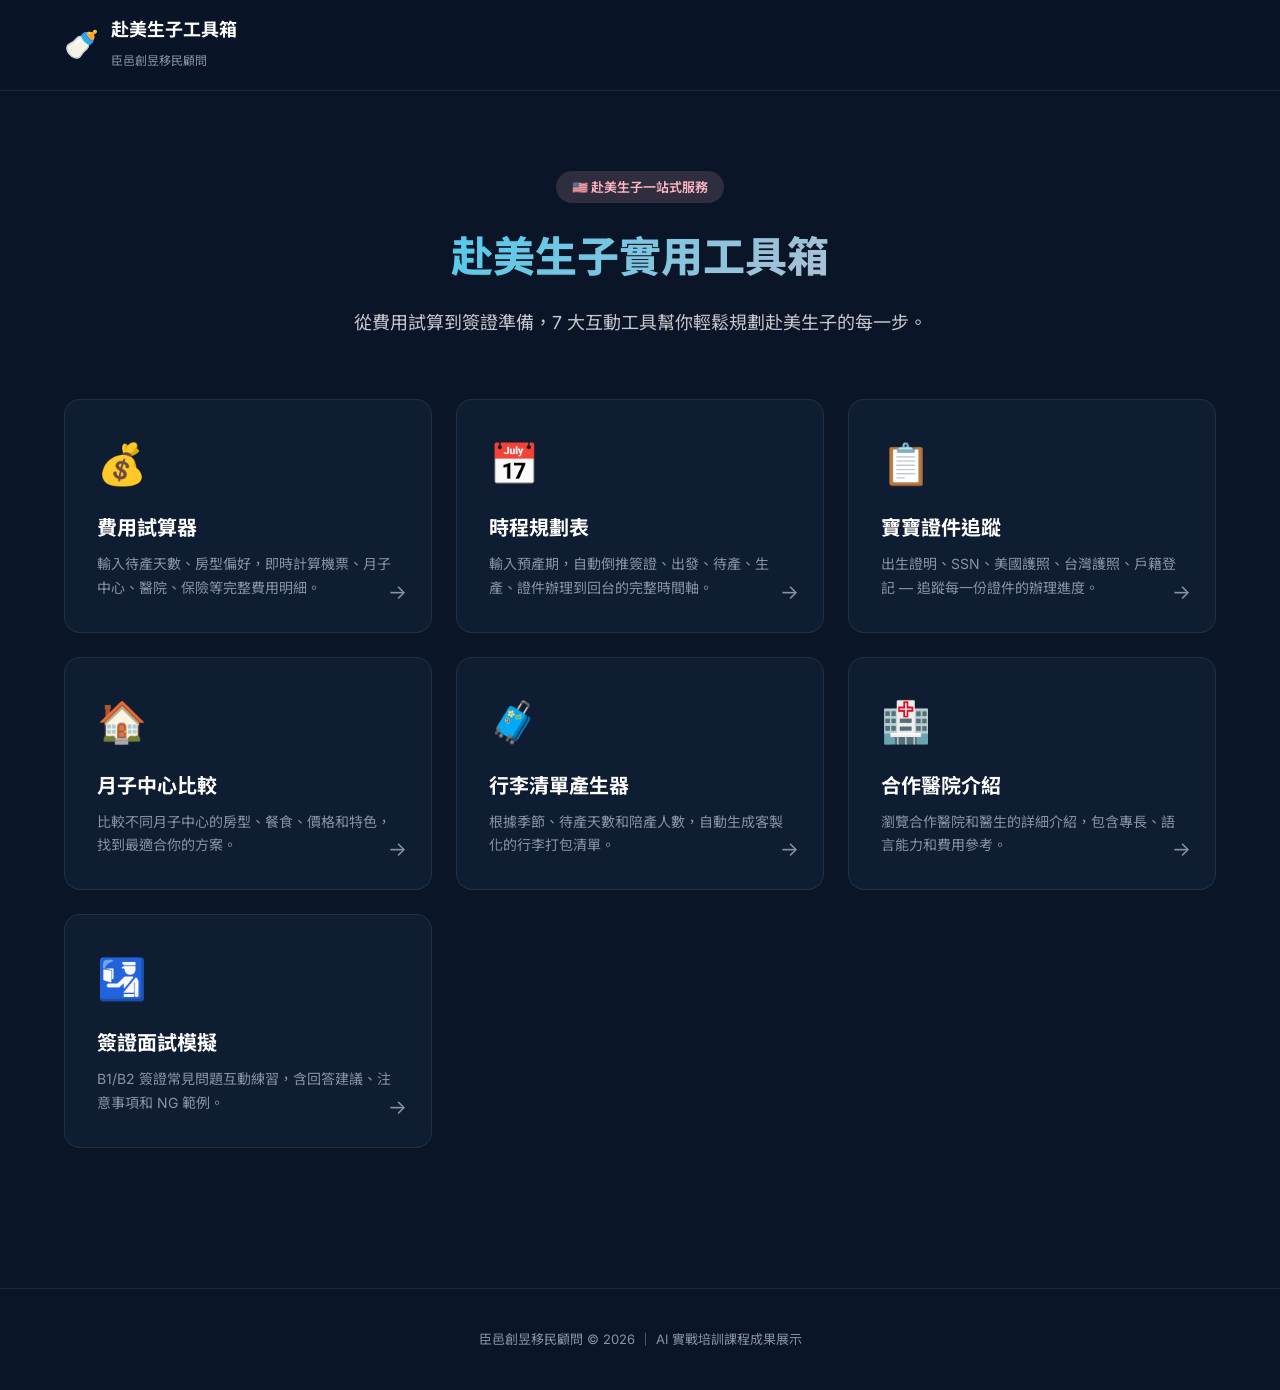
<file: birth-tourism-tools/index.html>
<!DOCTYPE html>
<html lang="zh-TW">
<head>
  <meta charset="UTF-8">
  <meta name="viewport" content="width=device-width, initial-scale=1.0">
  <title>赴美生子工具箱 — 臣邑創昱移民顧問</title>
  <meta name="description" content="赴美生子一站式工具箱：費用試算、時程規劃、證件追蹤、行李清單、簽證面試模擬等 7 大實用工具。">
  <link rel="preconnect" href="https://fonts.googleapis.com">
  <link href="https://fonts.googleapis.com/css2?family=Inter:wght@400;600;700;800&family=Noto+Sans+TC:wght@400;500;700&display=swap" rel="stylesheet">
  <link rel="stylesheet" href="css/style.css">
</head>
<body>

  <!-- Navbar -->
  <nav class="navbar">
    <div class="container">
      <div class="navbar-brand">
        <span class="icon">🍼</span>
        <div>
          <span>赴美生子工具箱</span><br>
          <span class="subtitle">臣邑創昱移民顧問</span>
        </div>
      </div>
    </div>
  </nav>

  <!-- Hero -->
  <section class="hero">
    <div class="container">
      <span class="badge">🇺🇸 赴美生子一站式服務</span>
      <h1>赴美生子實用工具箱</h1>
      <p>從費用試算到簽證準備，7 大互動工具幫你輕鬆規劃赴美生子的每一步。</p>
    </div>
  </section>

  <!-- Tools Grid -->
  <section class="container">
    <div class="tools-grid">

      <a href="tools/cost-calculator.html" class="tool-card">
        <span class="icon">💰</span>
        <h3>費用試算器</h3>
        <p>輸入待產天數、房型偏好，即時計算機票、月子中心、醫院、保險等完整費用明細。</p>
        <span class="arrow">→</span>
      </a>

      <a href="tools/timeline-planner.html" class="tool-card">
        <span class="icon">📅</span>
        <h3>時程規劃表</h3>
        <p>輸入預產期，自動倒推簽證、出發、待產、生產、證件辦理到回台的完整時間軸。</p>
        <span class="arrow">→</span>
      </a>

      <a href="tools/baby-documents.html" class="tool-card">
        <span class="icon">📋</span>
        <h3>寶寶證件追蹤</h3>
        <p>出生證明、SSN、美國護照、台灣護照、戶籍登記 — 追蹤每一份證件的辦理進度。</p>
        <span class="arrow">→</span>
      </a>

      <a href="tools/confinement-center.html" class="tool-card">
        <span class="icon">🏠</span>
        <h3>月子中心比較</h3>
        <p>比較不同月子中心的房型、餐食、價格和特色，找到最適合你的方案。</p>
        <span class="arrow">→</span>
      </a>

      <a href="tools/packing-list.html" class="tool-card">
        <span class="icon">🧳</span>
        <h3>行李清單產生器</h3>
        <p>根據季節、待產天數和陪產人數，自動生成客製化的行李打包清單。</p>
        <span class="arrow">→</span>
      </a>

      <a href="tools/hospitals.html" class="tool-card">
        <span class="icon">🏥</span>
        <h3>合作醫院介紹</h3>
        <p>瀏覽合作醫院和醫生的詳細介紹，包含專長、語言能力和費用參考。</p>
        <span class="arrow">→</span>
      </a>

      <a href="tools/visa-practice.html" class="tool-card">
        <span class="icon">🛂</span>
        <h3>簽證面試模擬</h3>
        <p>B1/B2 簽證常見問題互動練習，含回答建議、注意事項和 NG 範例。</p>
        <span class="arrow">→</span>
      </a>

    </div>
  </section>

  <!-- Footer -->
  <footer class="footer">
    <p>臣邑創昱移民顧問 &copy; 2026 ｜ AI 實戰培訓課程成果展示</p>
  </footer>

  <script src="js/main.js"></script>
</body>
</html>
</file>
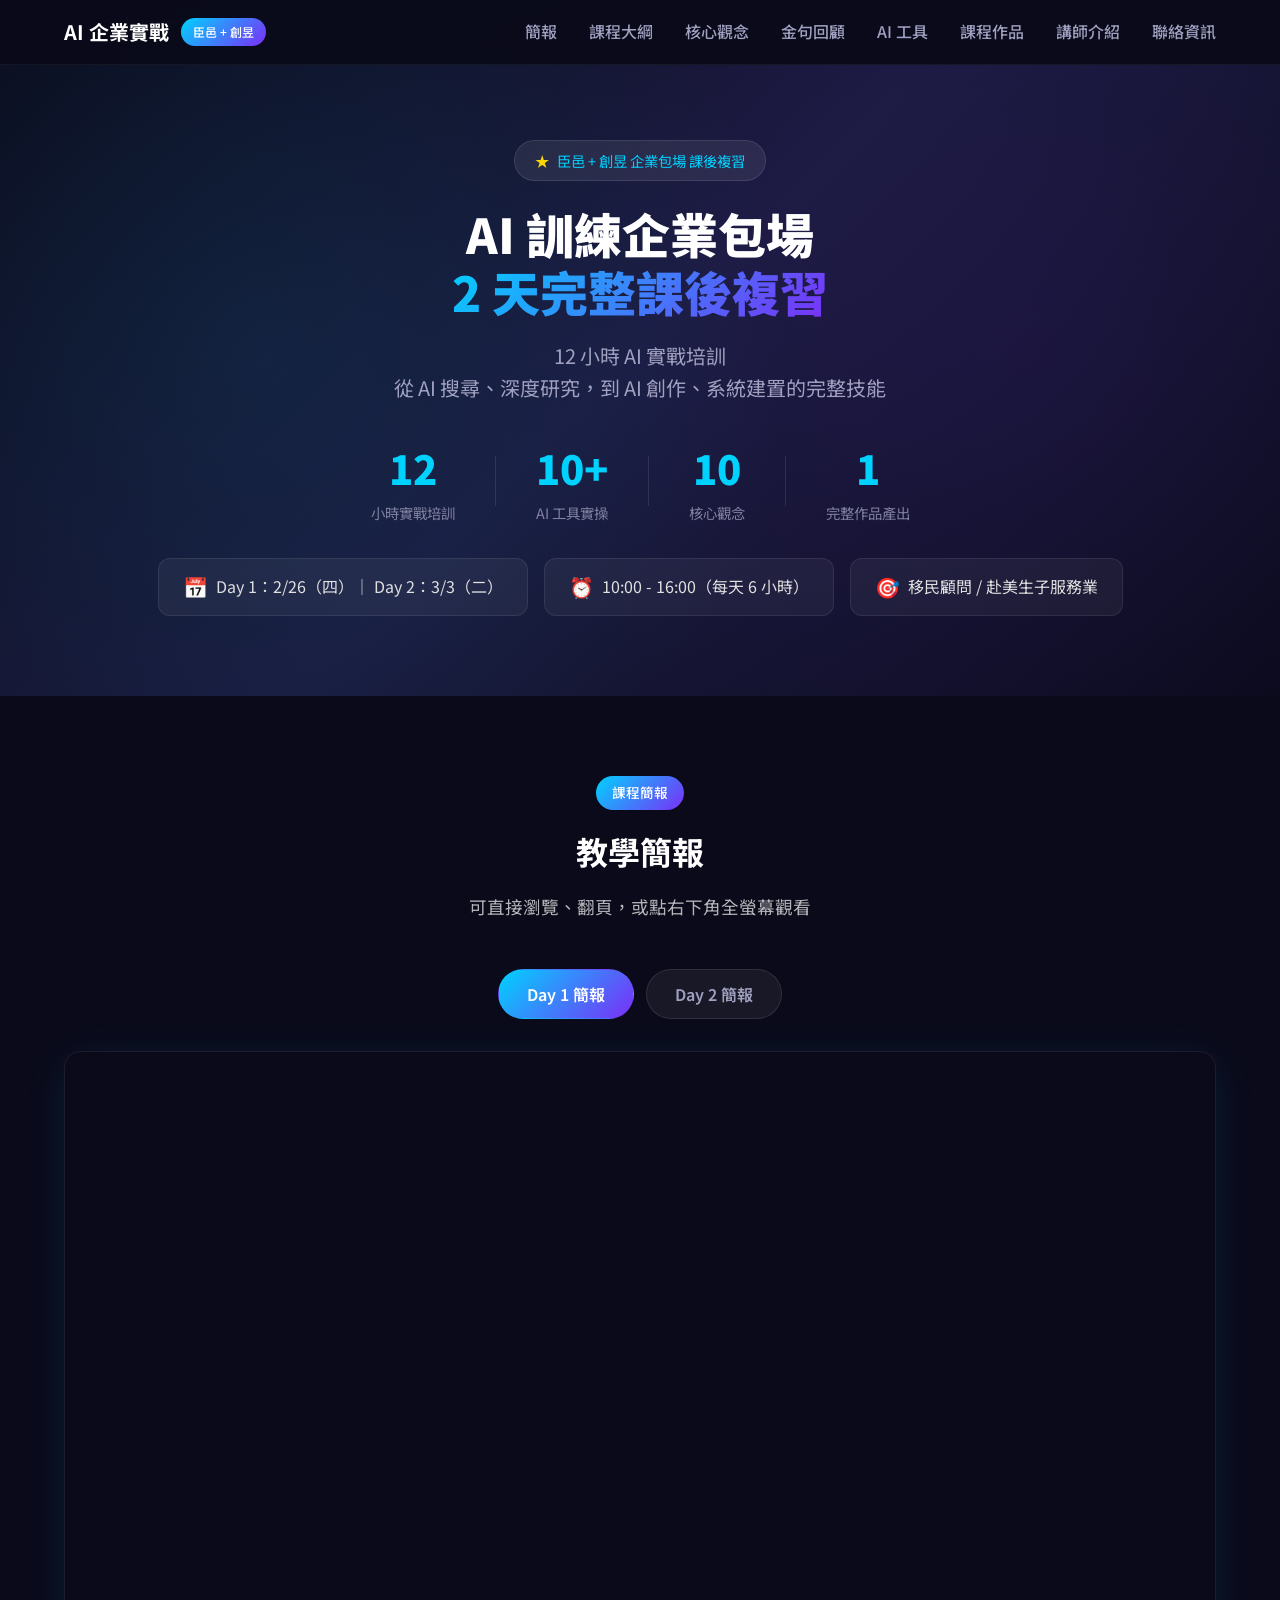
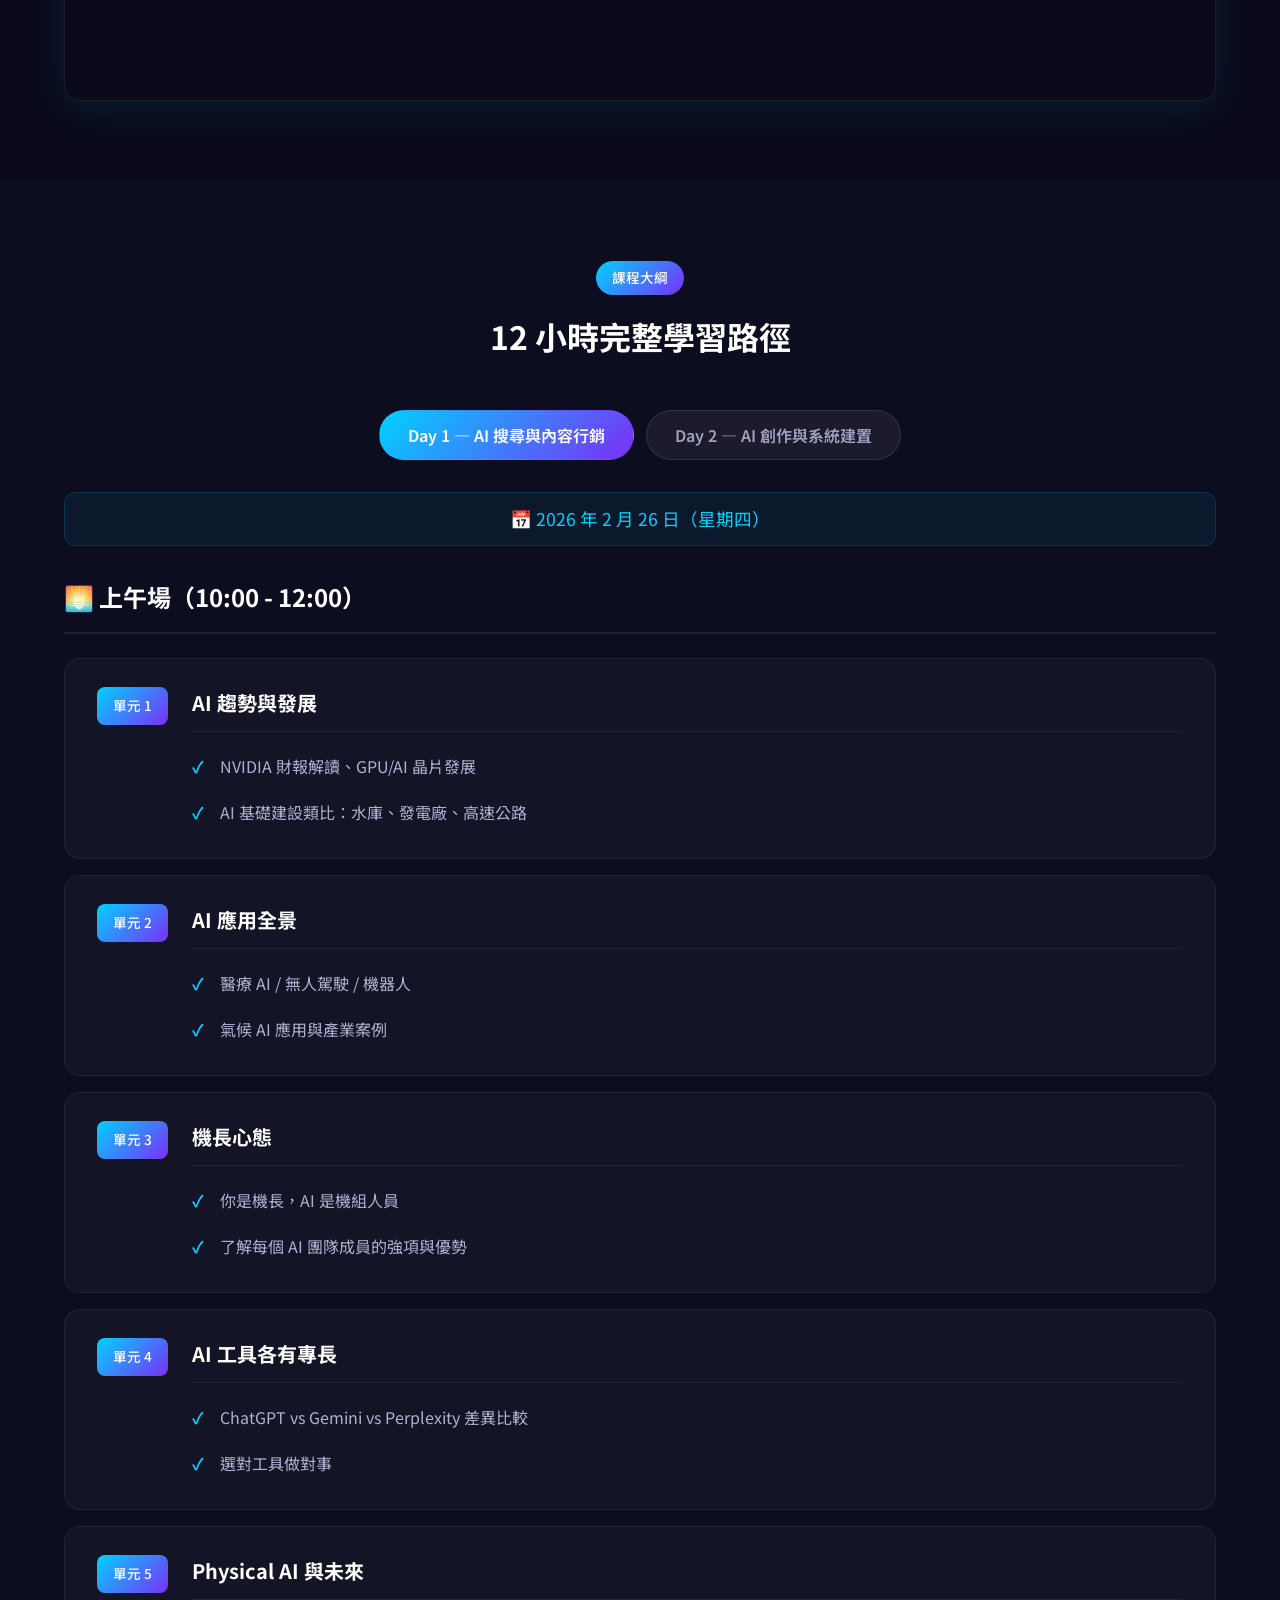
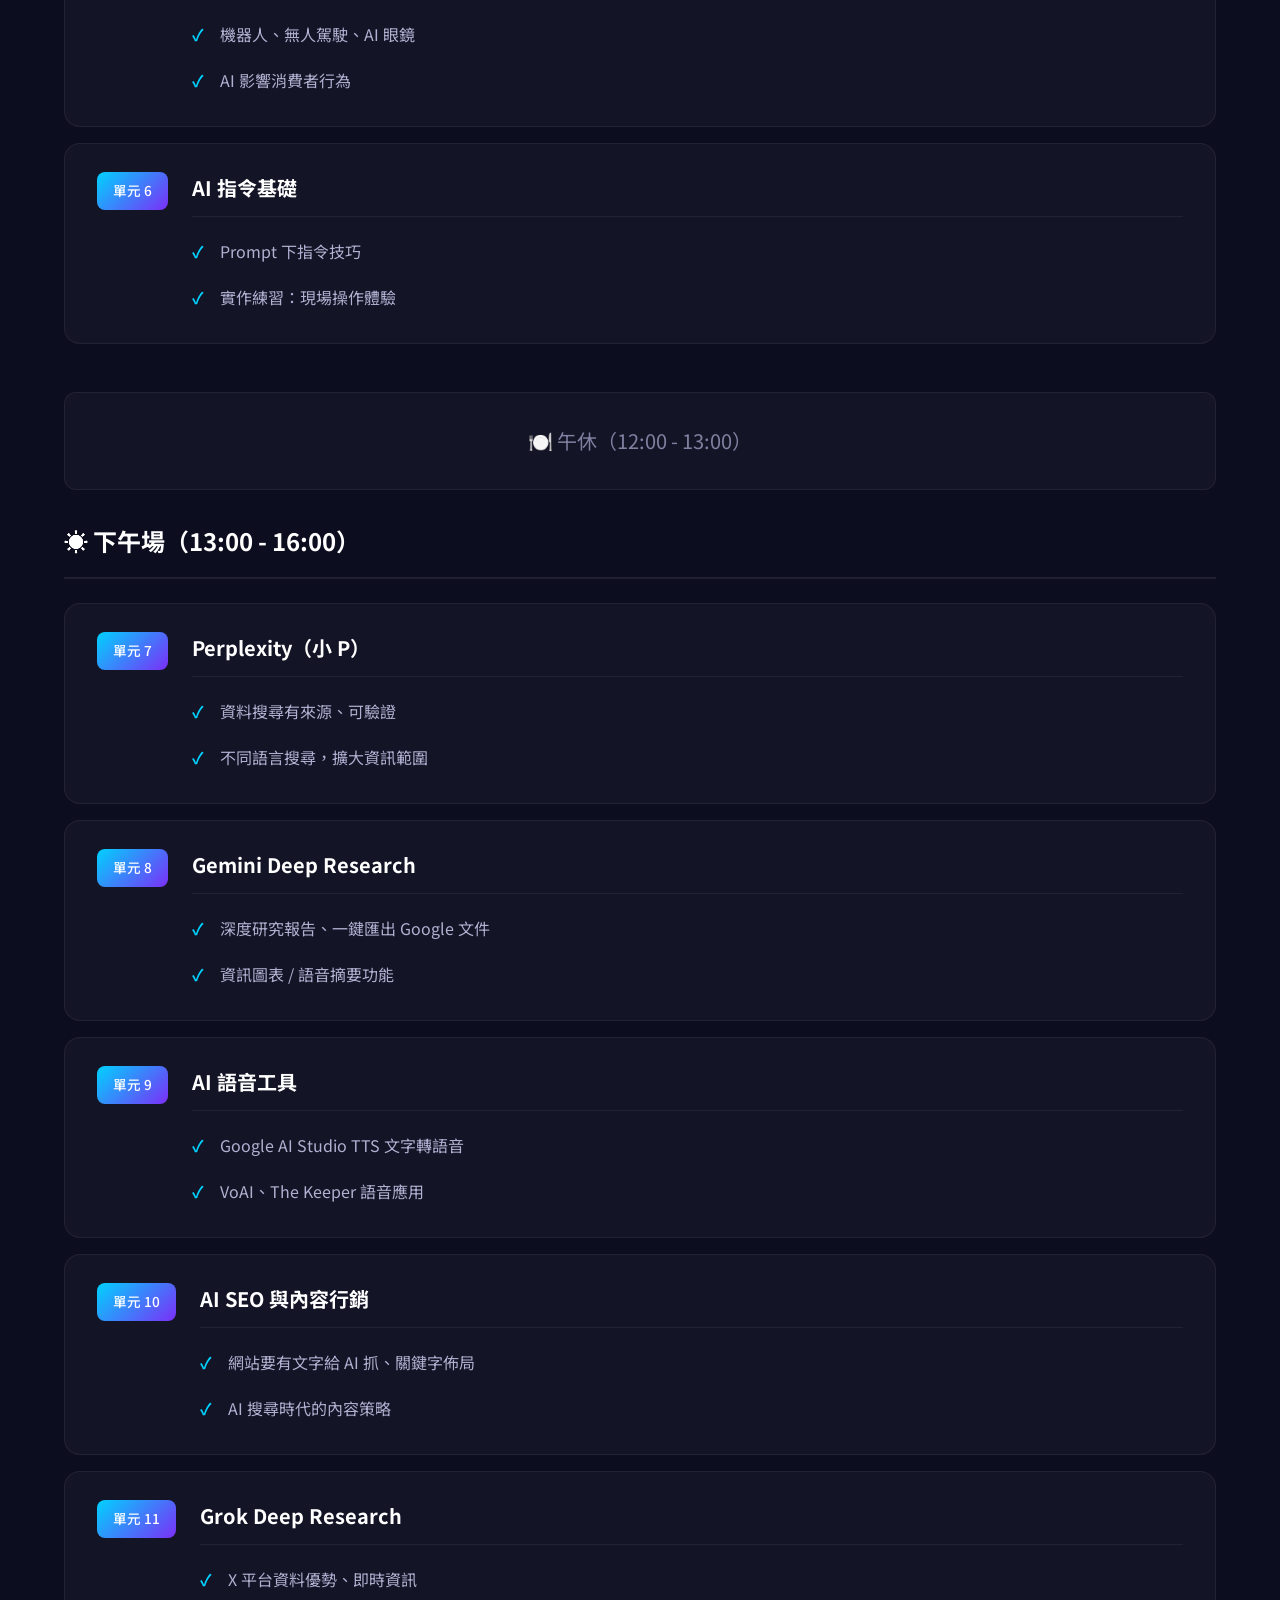
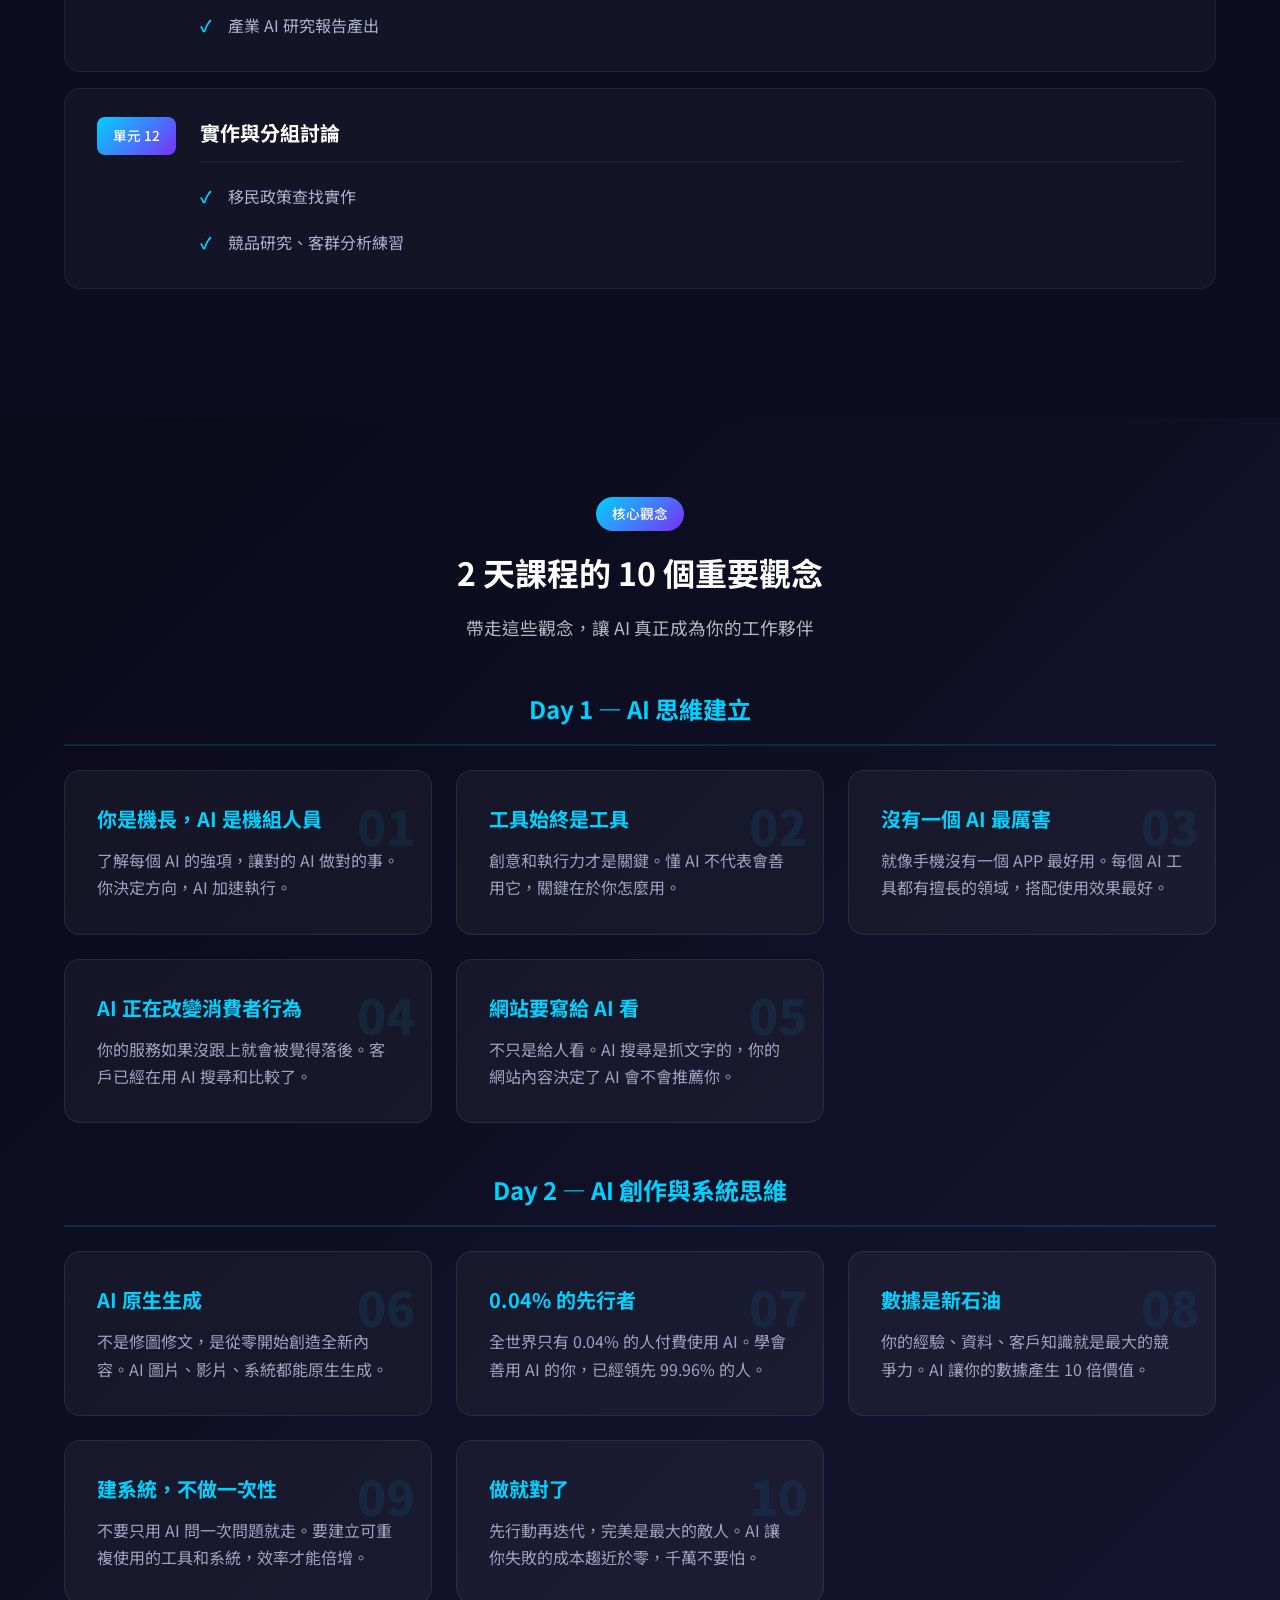
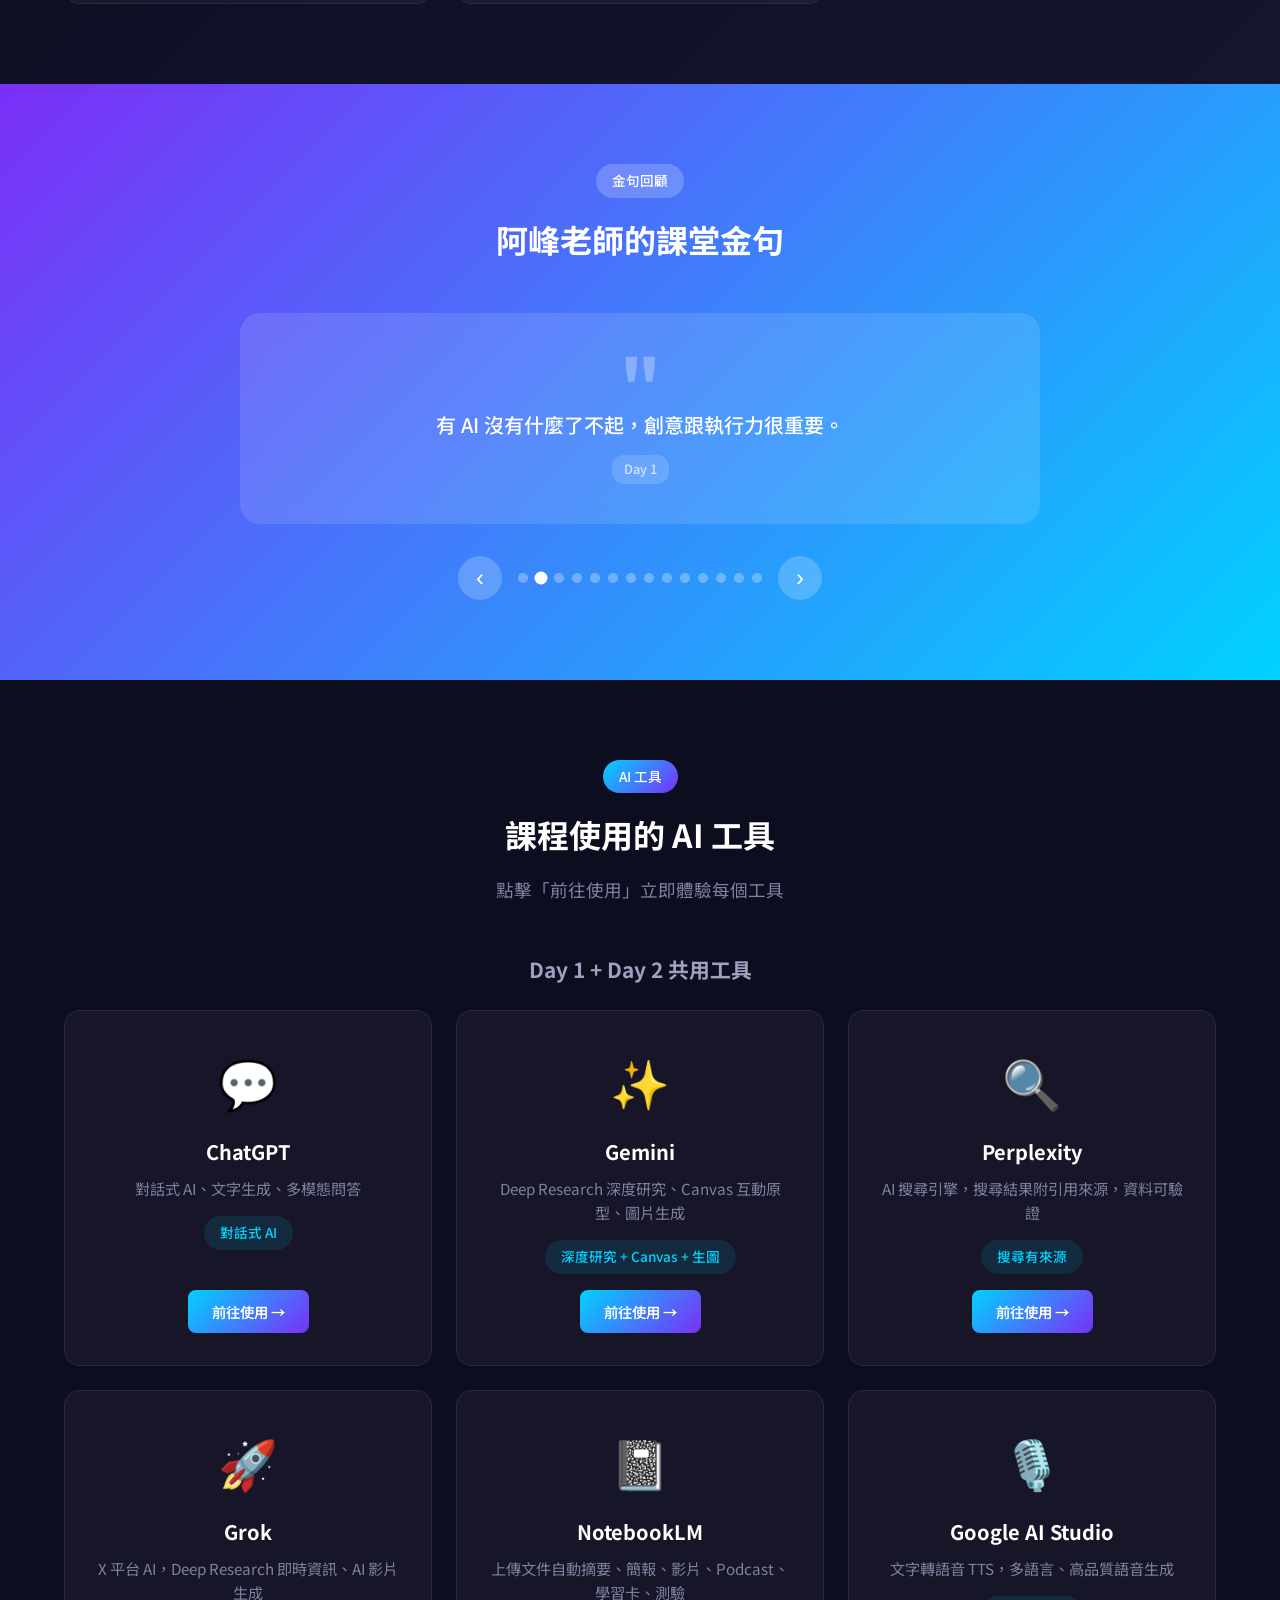
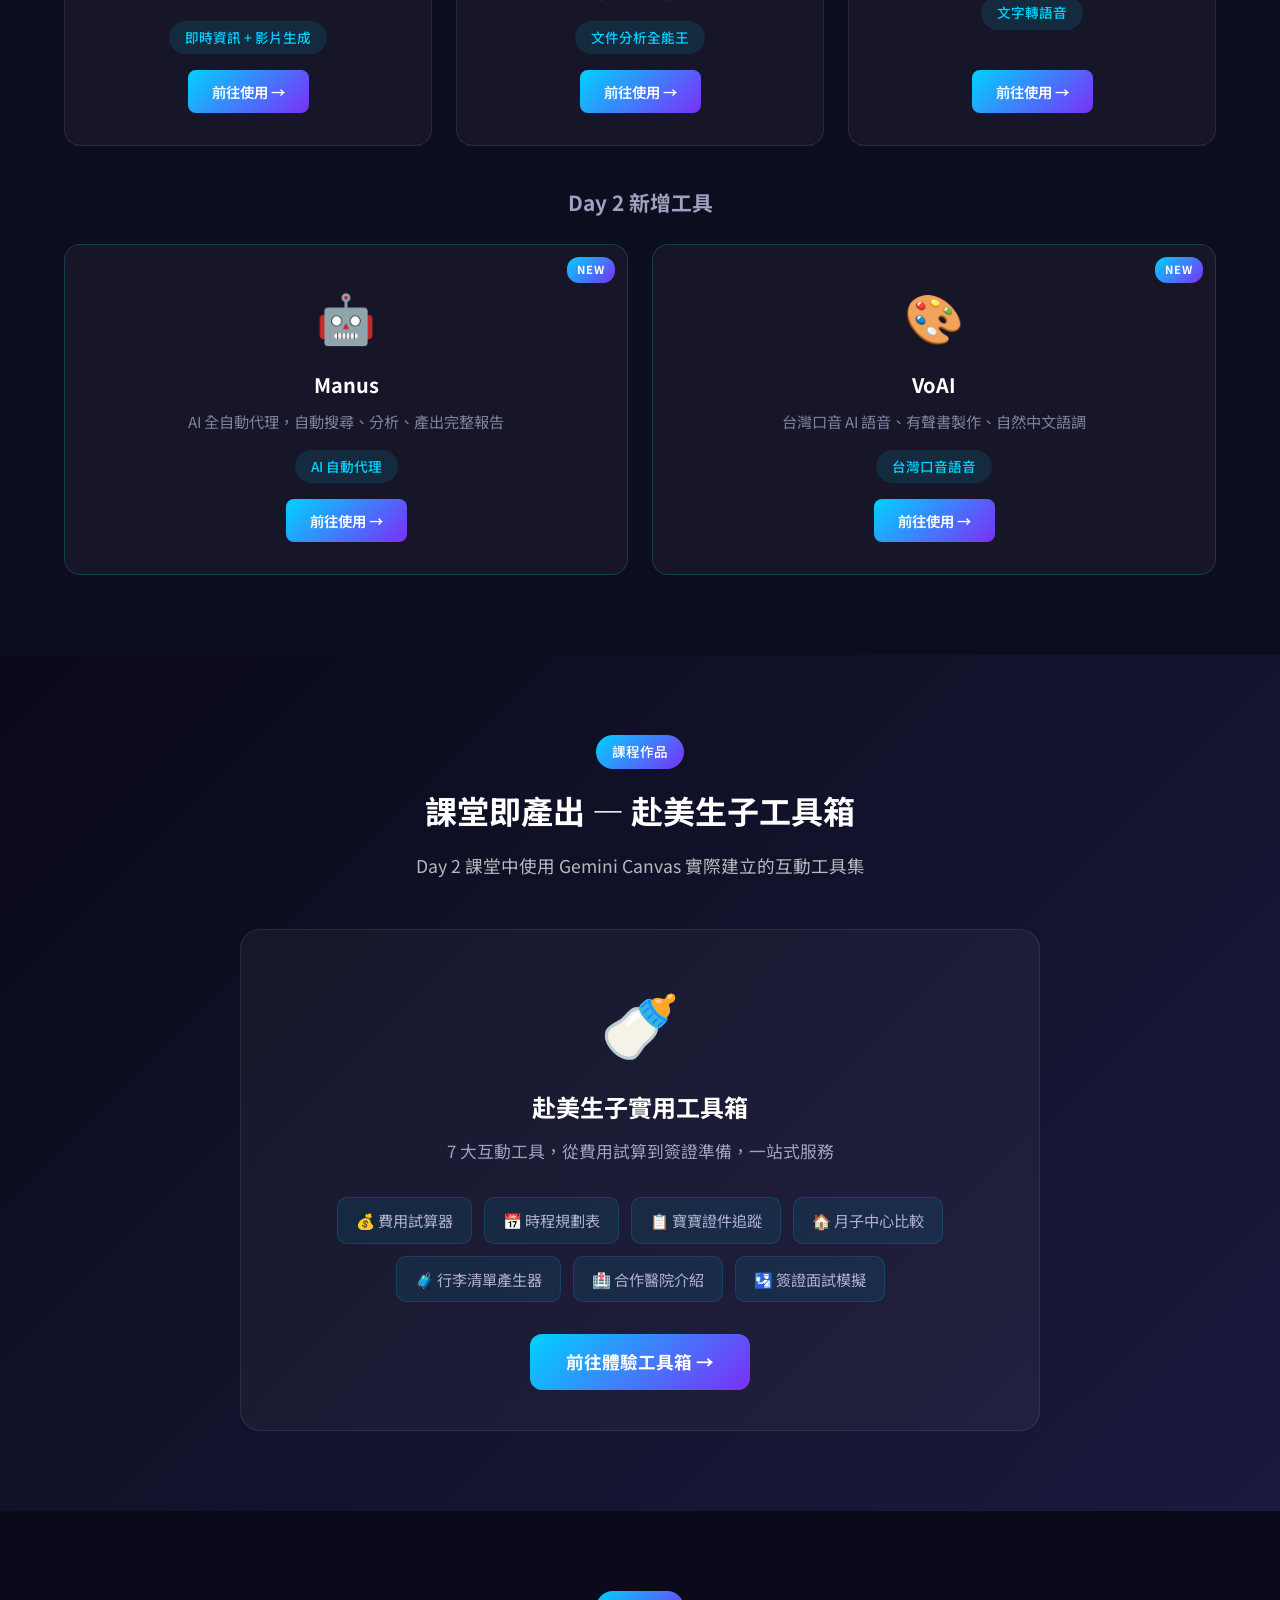
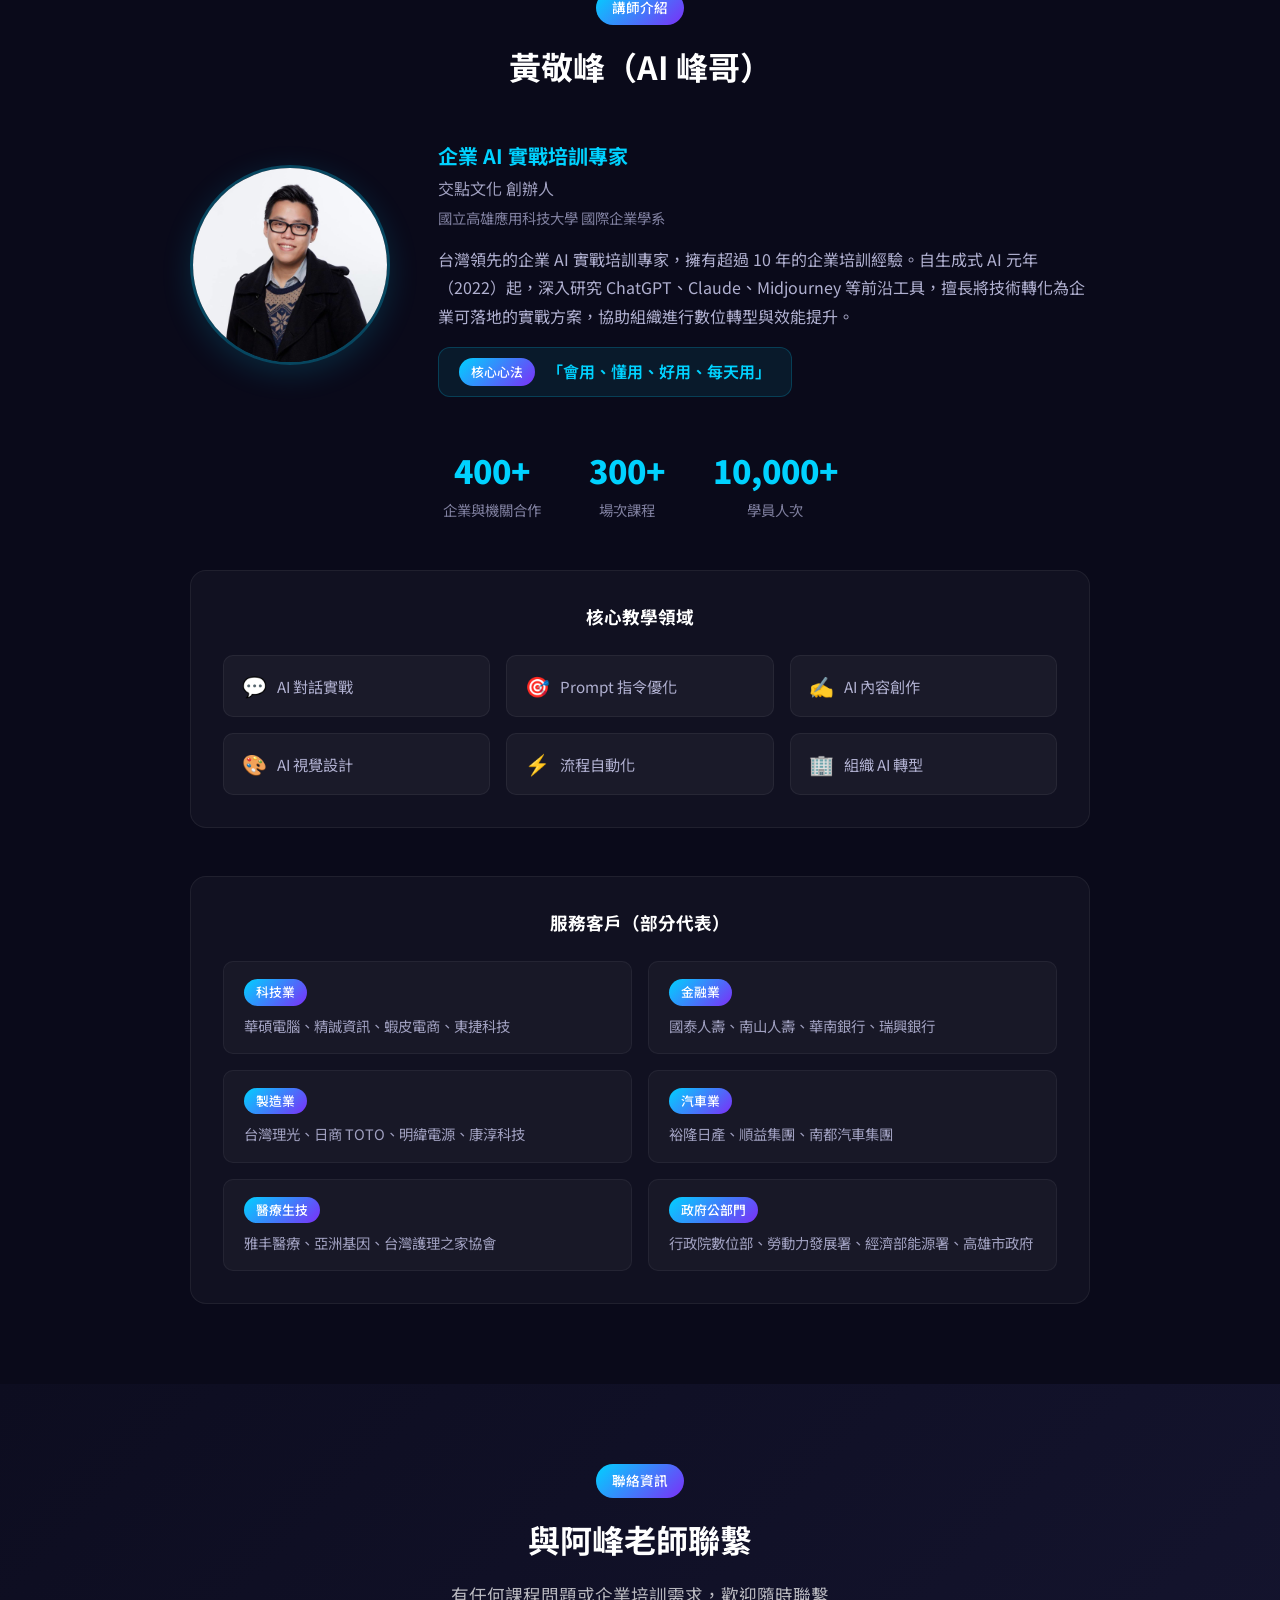
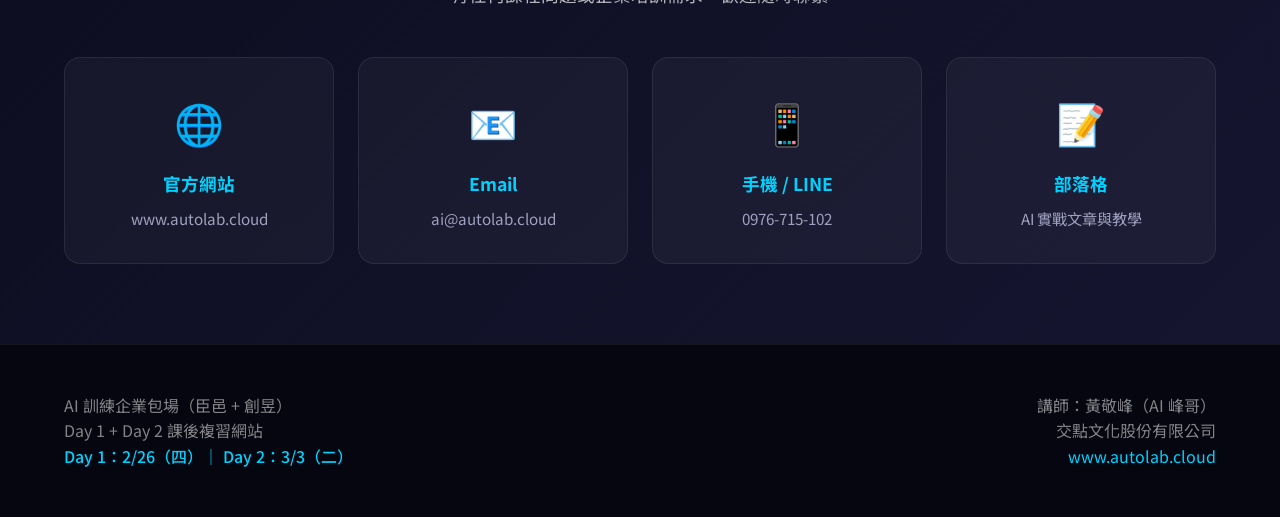
<file: course-review/index.html>
<!DOCTYPE html>
<html lang="zh-TW">
<head>
    <meta charset="UTF-8">
    <meta name="viewport" content="width=device-width, initial-scale=1.0">
    <title>AI 訓練企業包場 | 臣邑 + 創昱 | 課後複習</title>
    <meta name="description" content="2026 年 AI 訓練企業包場（臣邑+創昱）2 天完整課後複習網站，由阿峰老師（黃敬峰）授課。Day 1 AI 搜尋與內容行銷、Day 2 AI 創作與系統建置。">
    <link rel="stylesheet" href="css/style.css">
    <link rel="preconnect" href="https://fonts.googleapis.com">
    <link rel="preconnect" href="https://fonts.gstatic.com" crossorigin>
    <link href="https://fonts.googleapis.com/css2?family=Noto+Sans+TC:wght@300;400;500;700;900&display=swap" rel="stylesheet">
</head>
<body>
    <!-- Navigation -->
    <nav class="navbar">
        <div class="nav-container">
            <div class="nav-logo">
                <span class="logo-text">AI 企業實戰</span>
                <span class="logo-badge">臣邑 + 創昱</span>
            </div>
            <ul class="nav-menu">
                <li><a href="#slides">簡報</a></li>
                <li><a href="#curriculum">課程大綱</a></li>
                <li><a href="#concepts">核心觀念</a></li>
                <li><a href="#quotes">金句回顧</a></li>
                <li><a href="#tools">AI 工具</a></li>
                <li><a href="#showcase">課程作品</a></li>
                <li><a href="#instructor">講師介紹</a></li>
                <li><a href="#contact">聯絡資訊</a></li>
            </ul>
            <div class="hamburger">
                <span></span>
                <span></span>
                <span></span>
            </div>
        </div>
    </nav>

    <!-- Hero Section -->
    <section class="hero">
        <div class="hero-bg-pattern"></div>
        <div class="hero-container">
            <div class="hero-badge">
                <span class="badge-icon">★</span>
                <span>臣邑 + 創昱 企業包場 課後複習</span>
            </div>
            <h1 class="hero-title">
                AI 訓練企業包場<br>
                <span class="gradient-text">2 天完整課後複習</span>
            </h1>
            <p class="hero-subtitle">
                12 小時 AI 實戰培訓<br>
                從 AI 搜尋、深度研究，到 AI 創作、系統建置的完整技能
            </p>
            <div class="hero-stats">
                <div class="stat-item">
                    <span class="stat-number">12</span>
                    <span class="stat-label">小時實戰培訓</span>
                </div>
                <div class="stat-divider"></div>
                <div class="stat-item">
                    <span class="stat-number">10+</span>
                    <span class="stat-label">AI 工具實操</span>
                </div>
                <div class="stat-divider"></div>
                <div class="stat-item">
                    <span class="stat-number">10</span>
                    <span class="stat-label">核心觀念</span>
                </div>
                <div class="stat-divider"></div>
                <div class="stat-item">
                    <span class="stat-number">1</span>
                    <span class="stat-label">完整作品產出</span>
                </div>
            </div>
            <div class="hero-info">
                <div class="info-item">
                    <span class="info-icon">📅</span>
                    <span>Day 1：2/26（四）｜ Day 2：3/3（二）</span>
                </div>
                <div class="info-item">
                    <span class="info-icon">⏰</span>
                    <span>10:00 - 16:00（每天 6 小時）</span>
                </div>
                <div class="info-item">
                    <span class="info-icon">🎯</span>
                    <span>移民顧問 / 赴美生子服務業</span>
                </div>
            </div>
        </div>
    </section>

    <!-- Slides Section -->
    <section id="slides" class="slides">
        <div class="container">
            <div class="section-header">
                <span class="section-tag">課程簡報</span>
                <h2 class="section-title">教學簡報</h2>
                <p class="section-desc">可直接瀏覽、翻頁，或點右下角全螢幕觀看</p>
            </div>
            <div class="day-tabs">
                <button class="day-tab active" data-day="1" data-section="slides">Day 1 簡報</button>
                <button class="day-tab" data-day="2" data-section="slides">Day 2 簡報</button>
            </div>
            <div class="day-content active" data-day="1" data-section="slides">
                <div class="slides-wrapper">
                    <iframe src="https://docs.google.com/presentation/d/1SJRs-zIpHBYZ1cab5-LCwT-17aJeAKjLaktsDnpR-cA/embed?start=false&loop=false&delayms=3000" frameborder="0" width="100%" height="100%" allowfullscreen="true" mozallowfullscreen="true" webkitallowfullscreen="true"></iframe>
                </div>
            </div>
            <div class="day-content" data-day="2" data-section="slides">
                <div class="slides-wrapper">
                    <iframe src="https://docs.google.com/presentation/d/1GPT3q6qTse8hLKmoTYGkQudDSpuifZNKVr0eX-AtCxA/embed?start=false&loop=false&delayms=3000" frameborder="0" width="100%" height="100%" allowfullscreen="true" mozallowfullscreen="true" webkitallowfullscreen="true"></iframe>
                </div>
            </div>
        </div>
    </section>

    <!-- Curriculum Section -->
    <section id="curriculum" class="curriculum">
        <div class="container">
            <div class="section-header">
                <span class="section-tag">課程大綱</span>
                <h2 class="section-title">12 小時完整學習路徑</h2>
            </div>

            <div class="day-tabs">
                <button class="day-tab active" data-day="1" data-section="curriculum">Day 1 — AI 搜尋與內容行銷</button>
                <button class="day-tab" data-day="2" data-section="curriculum">Day 2 — AI 創作與系統建置</button>
            </div>

            <!-- Day 1 Curriculum -->
            <div class="day-content active" data-day="1" data-section="curriculum">
                <div class="day-date-badge">📅 2026 年 2 月 26 日（星期四）</div>

                <div class="schedule-section">
                    <h3 class="schedule-title">🌅 上午場（10:00 - 12:00）</h3>

                    <div class="curriculum-card-simple">
                        <span class="time-badge">單元 1</span>
                        <div class="card-main">
                            <h4>AI 趨勢與發展</h4>
                            <ul>
                                <li>NVIDIA 財報解讀、GPU/AI 晶片發展</li>
                                <li>AI 基礎建設類比：水庫、發電廠、高速公路</li>
                            </ul>
                        </div>
                    </div>

                    <div class="curriculum-card-simple">
                        <span class="time-badge">單元 2</span>
                        <div class="card-main">
                            <h4>AI 應用全景</h4>
                            <ul>
                                <li>醫療 AI / 無人駕駛 / 機器人</li>
                                <li>氣候 AI 應用與產業案例</li>
                            </ul>
                        </div>
                    </div>

                    <div class="curriculum-card-simple">
                        <span class="time-badge">單元 3</span>
                        <div class="card-main">
                            <h4>機長心態</h4>
                            <ul>
                                <li>你是機長，AI 是機組人員</li>
                                <li>了解每個 AI 團隊成員的強項與優勢</li>
                            </ul>
                        </div>
                    </div>

                    <div class="curriculum-card-simple">
                        <span class="time-badge">單元 4</span>
                        <div class="card-main">
                            <h4>AI 工具各有專長</h4>
                            <ul>
                                <li>ChatGPT vs Gemini vs Perplexity 差異比較</li>
                                <li>選對工具做對事</li>
                            </ul>
                        </div>
                    </div>

                    <div class="curriculum-card-simple">
                        <span class="time-badge">單元 5</span>
                        <div class="card-main">
                            <h4>Physical AI 與未來</h4>
                            <ul>
                                <li>機器人、無人駕駛、AI 眼鏡</li>
                                <li>AI 影響消費者行為</li>
                            </ul>
                        </div>
                    </div>

                    <div class="curriculum-card-simple">
                        <span class="time-badge">單元 6</span>
                        <div class="card-main">
                            <h4>AI 指令基礎</h4>
                            <ul>
                                <li>Prompt 下指令技巧</li>
                                <li>實作練習：現場操作體驗</li>
                            </ul>
                        </div>
                    </div>
                </div>

                <div class="lunch-break">
                    <span>🍽️ 午休（12:00 - 13:00）</span>
                </div>

                <div class="schedule-section">
                    <h3 class="schedule-title">☀️ 下午場（13:00 - 16:00）</h3>

                    <div class="curriculum-card-simple">
                        <span class="time-badge">單元 7</span>
                        <div class="card-main">
                            <h4>Perplexity（小 P）</h4>
                            <ul>
                                <li>資料搜尋有來源、可驗證</li>
                                <li>不同語言搜尋，擴大資訊範圍</li>
                            </ul>
                        </div>
                    </div>

                    <div class="curriculum-card-simple">
                        <span class="time-badge">單元 8</span>
                        <div class="card-main">
                            <h4>Gemini Deep Research</h4>
                            <ul>
                                <li>深度研究報告、一鍵匯出 Google 文件</li>
                                <li>資訊圖表 / 語音摘要功能</li>
                            </ul>
                        </div>
                    </div>

                    <div class="curriculum-card-simple">
                        <span class="time-badge">單元 9</span>
                        <div class="card-main">
                            <h4>AI 語音工具</h4>
                            <ul>
                                <li>Google AI Studio TTS 文字轉語音</li>
                                <li>VoAI、The Keeper 語音應用</li>
                            </ul>
                        </div>
                    </div>

                    <div class="curriculum-card-simple">
                        <span class="time-badge">單元 10</span>
                        <div class="card-main">
                            <h4>AI SEO 與內容行銷</h4>
                            <ul>
                                <li>網站要有文字給 AI 抓、關鍵字佈局</li>
                                <li>AI 搜尋時代的內容策略</li>
                            </ul>
                        </div>
                    </div>

                    <div class="curriculum-card-simple">
                        <span class="time-badge">單元 11</span>
                        <div class="card-main">
                            <h4>Grok Deep Research</h4>
                            <ul>
                                <li>X 平台資料優勢、即時資訊</li>
                                <li>產業 AI 研究報告產出</li>
                            </ul>
                        </div>
                    </div>

                    <div class="curriculum-card-simple">
                        <span class="time-badge">單元 12</span>
                        <div class="card-main">
                            <h4>實作與分組討論</h4>
                            <ul>
                                <li>移民政策查找實作</li>
                                <li>競品研究、客群分析練習</li>
                            </ul>
                        </div>
                    </div>
                </div>
            </div>

            <!-- Day 2 Curriculum -->
            <div class="day-content" data-day="2" data-section="curriculum">
                <div class="day-date-badge">📅 2026 年 3 月 3 日（星期二）</div>

                <div class="schedule-section">
                    <h3 class="schedule-title">🌅 上午場（10:00 - 12:00）</h3>

                    <div class="curriculum-card-simple">
                        <span class="time-badge">單元 1</span>
                        <div class="card-main">
                            <h4>學員分享回顧</h4>
                            <ul>
                                <li>Day 1 學習成果分享，AI 在工作中的實際應用</li>
                                <li>業務錄音 AI 分析、SEO 工具應用、Manus 體驗</li>
                            </ul>
                        </div>
                    </div>

                    <div class="curriculum-card-simple">
                        <span class="time-badge">單元 2</span>
                        <div class="card-main">
                            <h4>Gemini Canvas 基礎</h4>
                            <ul>
                                <li>認識 Gemini Canvas：AI 互動原型開發</li>
                                <li>從需求到成品：一句話建出互動工具</li>
                            </ul>
                        </div>
                    </div>

                    <div class="curriculum-card-simple">
                        <span class="time-badge">單元 3</span>
                        <div class="card-main">
                            <h4>Gemini Canvas 實戰</h4>
                            <ul>
                                <li>獎金計算器、貪食蛇遊戲、點餐系統</li>
                                <li>ESG 碳排計算器、FIRE 財務自由計算器</li>
                            </ul>
                        </div>
                    </div>

                    <div class="curriculum-card-simple">
                        <span class="time-badge">單元 4</span>
                        <div class="card-main">
                            <h4>Gemini Canvas 進階應用</h4>
                            <ul>
                                <li>客製化商業工具開發流程</li>
                                <li>從原型到產品：快速迭代與優化</li>
                            </ul>
                        </div>
                    </div>
                </div>

                <div class="lunch-break">
                    <span>🍽️ 午休（12:00 - 13:00）</span>
                </div>

                <div class="schedule-section">
                    <h3 class="schedule-title">☀️ 下午場（13:00 - 16:00）</h3>

                    <div class="curriculum-card-simple">
                        <span class="time-badge">單元 5</span>
                        <div class="card-main">
                            <h4>NotebookLM 深度教學</h4>
                            <ul>
                                <li>資料來源管理：檔案、Google Drive、網站、YouTube</li>
                                <li>聊天功能、自訂角色設定</li>
                            </ul>
                        </div>
                    </div>

                    <div class="curriculum-card-simple">
                        <span class="time-badge">單元 6</span>
                        <div class="card-main">
                            <h4>NotebookLM Studio</h4>
                            <ul>
                                <li>AI 簡報、影片、Podcast 自動生成</li>
                                <li>學習卡、測驗、心智圖、數據表</li>
                            </ul>
                        </div>
                    </div>

                    <div class="curriculum-card-simple">
                        <span class="time-badge">單元 7</span>
                        <div class="card-main">
                            <h4>AI 圖片生成（Gemini）</h4>
                            <ul>
                                <li>Gemini 原生圖片生成：角色設計、風格轉換</li>
                                <li>產品圖、IP 設計、LINE 貼圖、IG 貼文、漫畫</li>
                            </ul>
                        </div>
                    </div>

                    <div class="curriculum-card-simple">
                        <span class="time-badge">單元 8</span>
                        <div class="card-main">
                            <h4>Grok 影片生成</h4>
                            <ul>
                                <li>圖片轉動畫、短影片製作</li>
                                <li>AI 影片在行銷與社群的應用</li>
                            </ul>
                        </div>
                    </div>

                    <div class="curriculum-card-simple">
                        <span class="time-badge">單元 9</span>
                        <div class="card-main">
                            <h4>課程總結與行動方案</h4>
                            <ul>
                                <li>9 步 AI 工作流程：從需求到自動化</li>
                                <li>課後行動方案、持續學習資源</li>
                            </ul>
                        </div>
                    </div>
                </div>
            </div>
        </div>
    </section>

    <!-- Core Concepts Section -->
    <section id="concepts" class="concepts">
        <div class="container">
            <div class="section-header">
                <span class="section-tag">核心觀念</span>
                <h2 class="section-title">2 天課程的 10 個重要觀念</h2>
                <p class="section-desc">帶走這些觀念，讓 AI 真正成為你的工作夥伴</p>
            </div>

            <h3 class="concepts-day-title">Day 1 — AI 思維建立</h3>
            <div class="concepts-grid">
                <div class="concept-card">
                    <div class="concept-number">01</div>
                    <div class="concept-content">
                        <h3>你是機長，AI 是機組人員</h3>
                        <p>了解每個 AI 的強項，讓對的 AI 做對的事。你決定方向，AI 加速執行。</p>
                    </div>
                </div>
                <div class="concept-card">
                    <div class="concept-number">02</div>
                    <div class="concept-content">
                        <h3>工具始終是工具</h3>
                        <p>創意和執行力才是關鍵。懂 AI 不代表會善用它，關鍵在於你怎麼用。</p>
                    </div>
                </div>
                <div class="concept-card">
                    <div class="concept-number">03</div>
                    <div class="concept-content">
                        <h3>沒有一個 AI 最厲害</h3>
                        <p>就像手機沒有一個 APP 最好用。每個 AI 工具都有擅長的領域，搭配使用效果最好。</p>
                    </div>
                </div>
                <div class="concept-card">
                    <div class="concept-number">04</div>
                    <div class="concept-content">
                        <h3>AI 正在改變消費者行為</h3>
                        <p>你的服務如果沒跟上就會被覺得落後。客戶已經在用 AI 搜尋和比較了。</p>
                    </div>
                </div>
                <div class="concept-card">
                    <div class="concept-number">05</div>
                    <div class="concept-content">
                        <h3>網站要寫給 AI 看</h3>
                        <p>不只是給人看。AI 搜尋是抓文字的，你的網站內容決定了 AI 會不會推薦你。</p>
                    </div>
                </div>
            </div>

            <h3 class="concepts-day-title">Day 2 — AI 創作與系統思維</h3>
            <div class="concepts-grid">
                <div class="concept-card">
                    <div class="concept-number">06</div>
                    <div class="concept-content">
                        <h3>AI 原生生成</h3>
                        <p>不是修圖修文，是從零開始創造全新內容。AI 圖片、影片、系統都能原生生成。</p>
                    </div>
                </div>
                <div class="concept-card">
                    <div class="concept-number">07</div>
                    <div class="concept-content">
                        <h3>0.04% 的先行者</h3>
                        <p>全世界只有 0.04% 的人付費使用 AI。學會善用 AI 的你，已經領先 99.96% 的人。</p>
                    </div>
                </div>
                <div class="concept-card">
                    <div class="concept-number">08</div>
                    <div class="concept-content">
                        <h3>數據是新石油</h3>
                        <p>你的經驗、資料、客戶知識就是最大的競爭力。AI 讓你的數據產生 10 倍價值。</p>
                    </div>
                </div>
                <div class="concept-card">
                    <div class="concept-number">09</div>
                    <div class="concept-content">
                        <h3>建系統，不做一次性</h3>
                        <p>不要只用 AI 問一次問題就走。要建立可重複使用的工具和系統，效率才能倍增。</p>
                    </div>
                </div>
                <div class="concept-card">
                    <div class="concept-number">10</div>
                    <div class="concept-content">
                        <h3>做就對了</h3>
                        <p>先行動再迭代，完美是最大的敵人。AI 讓你失敗的成本趨近於零，千萬不要怕。</p>
                    </div>
                </div>
            </div>
        </div>
    </section>

    <!-- Quotes Section -->
    <section id="quotes" class="quotes">
        <div class="container">
            <div class="section-header">
                <span class="section-tag">金句回顧</span>
                <h2 class="section-title">阿峰老師的課堂金句</h2>
            </div>
            <div class="quotes-carousel">
                <!-- Day 1 金句 -->
                <div class="quote-card active">
                    <div class="quote-mark">"</div>
                    <p class="quote-text">你是機長，AI 是機組人員。但你要了解你團隊的強項跟優勢在什麼地方。</p>
                    <span class="quote-day">Day 1</span>
                </div>
                <div class="quote-card">
                    <div class="quote-mark">"</div>
                    <p class="quote-text">有 AI 沒有什麼了不起，創意跟執行力很重要。</p>
                    <span class="quote-day">Day 1</span>
                </div>
                <div class="quote-card">
                    <div class="quote-mark">"</div>
                    <p class="quote-text">AI 不會笑你、不會罵你、半夜三點問他也不會說我在睡覺。千萬不要怕失敗。</p>
                    <span class="quote-day">Day 1</span>
                </div>
                <div class="quote-card">
                    <div class="quote-mark">"</div>
                    <p class="quote-text">用 AI 你一定可以生產力大增，原因就是你可以同時叫很多不同的 AI 幫你做事情。</p>
                    <span class="quote-day">Day 1</span>
                </div>
                <div class="quote-card">
                    <div class="quote-mark">"</div>
                    <p class="quote-text">叫 AI 做事的時候不要傻傻看著他發呆。你老闆叫你做簡報，他在後面看著你做嗎？</p>
                    <span class="quote-day">Day 1</span>
                </div>
                <div class="quote-card">
                    <div class="quote-mark">"</div>
                    <p class="quote-text">我用 Perplexity 不是為了要得到答案，是為了要得到資料的來源。</p>
                    <span class="quote-day">Day 1</span>
                </div>
                <div class="quote-card">
                    <div class="quote-mark">"</div>
                    <p class="quote-text">你的網站已經不是給人來看的了。</p>
                    <span class="quote-day">Day 1</span>
                </div>
                <div class="quote-card">
                    <div class="quote-mark">"</div>
                    <p class="quote-text">AI 分不懂漂亮跟醜的概念，他只分得懂你的資料量夠不夠多、齊不齊全、完不完整。</p>
                    <span class="quote-day">Day 1</span>
                </div>
                <!-- Day 2 金句 -->
                <div class="quote-card">
                    <div class="quote-mark">"</div>
                    <p class="quote-text">全世界用 AI 付費的人只有 0.04%，你們今天在這裡學，已經超越 99.96% 的人了。</p>
                    <span class="quote-day">Day 2</span>
                </div>
                <div class="quote-card">
                    <div class="quote-mark">"</div>
                    <p class="quote-text">不要只會用 AI 問問題，要學會用 AI 建系統。系統建好了，效率是永久的。</p>
                    <span class="quote-day">Day 2</span>
                </div>
                <div class="quote-card">
                    <div class="quote-mark">"</div>
                    <p class="quote-text">AI 現在已經可以從零開始生成圖片了，不是 P 圖，是原生創造。</p>
                    <span class="quote-day">Day 2</span>
                </div>
                <div class="quote-card">
                    <div class="quote-mark">"</div>
                    <p class="quote-text">你的數據就是你的石油，你的經驗就是你的金礦。把它餵給 AI，價值放大十倍。</p>
                    <span class="quote-day">Day 2</span>
                </div>
                <div class="quote-card">
                    <div class="quote-mark">"</div>
                    <p class="quote-text">先做出來，再慢慢改。完美主義是行動力最大的敵人。</p>
                    <span class="quote-day">Day 2</span>
                </div>
                <div class="quote-card">
                    <div class="quote-mark">"</div>
                    <p class="quote-text">不要想說我要學完才開始做，你要一邊做一邊學。</p>
                    <span class="quote-day">Day 2</span>
                </div>
            </div>
            <div class="quote-nav">
                <button class="quote-btn prev-btn" aria-label="上一句">&#8249;</button>
                <div class="quote-dots"></div>
                <button class="quote-btn next-btn" aria-label="下一句">&#8250;</button>
            </div>
        </div>
    </section>

    <!-- Tools Section -->
    <section id="tools" class="tools">
        <div class="container">
            <div class="section-header">
                <span class="section-tag">AI 工具</span>
                <h2 class="section-title">課程使用的 AI 工具</h2>
                <p class="section-desc-dark">點擊「前往使用」立即體驗每個工具</p>
            </div>

            <h3 class="tools-day-title">Day 1 + Day 2 共用工具</h3>
            <div class="tools-grid">
                <div class="tool-card">
                    <div class="tool-logo">💬</div>
                    <h3>ChatGPT</h3>
                    <p>對話式 AI、文字生成、多模態問答</p>
                    <span class="tool-use">對話式 AI</span>
                    <a href="https://chatgpt.com" target="_blank" rel="noopener noreferrer" class="tool-link">前往使用 →</a>
                </div>
                <div class="tool-card">
                    <div class="tool-logo">✨</div>
                    <h3>Gemini</h3>
                    <p>Deep Research 深度研究、Canvas 互動原型、圖片生成</p>
                    <span class="tool-use">深度研究 + Canvas + 生圖</span>
                    <a href="https://gemini.google.com" target="_blank" rel="noopener noreferrer" class="tool-link">前往使用 →</a>
                </div>
                <div class="tool-card">
                    <div class="tool-logo">🔍</div>
                    <h3>Perplexity</h3>
                    <p>AI 搜尋引擎，搜尋結果附引用來源，資料可驗證</p>
                    <span class="tool-use">搜尋有來源</span>
                    <a href="https://www.perplexity.ai" target="_blank" rel="noopener noreferrer" class="tool-link">前往使用 →</a>
                </div>
                <div class="tool-card">
                    <div class="tool-logo">🚀</div>
                    <h3>Grok</h3>
                    <p>X 平台 AI，Deep Research 即時資訊、AI 影片生成</p>
                    <span class="tool-use">即時資訊 + 影片生成</span>
                    <a href="https://grok.com" target="_blank" rel="noopener noreferrer" class="tool-link">前往使用 →</a>
                </div>
                <div class="tool-card">
                    <div class="tool-logo">📓</div>
                    <h3>NotebookLM</h3>
                    <p>上傳文件自動摘要、簡報、影片、Podcast、學習卡、測驗</p>
                    <span class="tool-use">文件分析全能王</span>
                    <a href="https://notebooklm.google.com" target="_blank" rel="noopener noreferrer" class="tool-link">前往使用 →</a>
                </div>
                <div class="tool-card">
                    <div class="tool-logo">🎙️</div>
                    <h3>Google AI Studio</h3>
                    <p>文字轉語音 TTS，多語言、高品質語音生成</p>
                    <span class="tool-use">文字轉語音</span>
                    <a href="https://aistudio.google.com" target="_blank" rel="noopener noreferrer" class="tool-link">前往使用 →</a>
                </div>
            </div>

            <h3 class="tools-day-title">Day 2 新增工具</h3>
            <div class="tools-grid">
                <div class="tool-card tool-card-new">
                    <div class="tool-new-badge">NEW</div>
                    <div class="tool-logo">🤖</div>
                    <h3>Manus</h3>
                    <p>AI 全自動代理，自動搜尋、分析、產出完整報告</p>
                    <span class="tool-use">AI 自動代理</span>
                    <a href="https://manus.im" target="_blank" rel="noopener noreferrer" class="tool-link">前往使用 →</a>
                </div>
                <div class="tool-card tool-card-new">
                    <div class="tool-new-badge">NEW</div>
                    <div class="tool-logo">🎨</div>
                    <h3>VoAI</h3>
                    <p>台灣口音 AI 語音、有聲書製作、自然中文語調</p>
                    <span class="tool-use">台灣口音語音</span>
                    <a href="https://www.voai.tw" target="_blank" rel="noopener noreferrer" class="tool-link">前往使用 →</a>
                </div>
            </div>
        </div>
    </section>

    <!-- Showcase Section (New) -->
    <section id="showcase" class="showcase">
        <div class="container">
            <div class="section-header">
                <span class="section-tag">課程作品</span>
                <h2 class="section-title">課堂即產出 — 赴美生子工具箱</h2>
                <p class="section-desc">Day 2 課堂中使用 Gemini Canvas 實際建立的互動工具集</p>
            </div>
            <div class="showcase-card">
                <div class="showcase-preview">
                    <div class="showcase-icon">🍼</div>
                    <h3>赴美生子實用工具箱</h3>
                    <p>7 大互動工具，從費用試算到簽證準備，一站式服務</p>
                </div>
                <div class="showcase-tools">
                    <div class="showcase-tool-item">💰 費用試算器</div>
                    <div class="showcase-tool-item">📅 時程規劃表</div>
                    <div class="showcase-tool-item">📋 寶寶證件追蹤</div>
                    <div class="showcase-tool-item">🏠 月子中心比較</div>
                    <div class="showcase-tool-item">🧳 行李清單產生器</div>
                    <div class="showcase-tool-item">🏥 合作醫院介紹</div>
                    <div class="showcase-tool-item">🛂 簽證面試模擬</div>
                </div>
                <a href="https://huangchingfeng.github.io/chenyi-chuangyu-immigration-training/birth-tourism-tools/" target="_blank" rel="noopener noreferrer" class="showcase-link">
                    前往體驗工具箱 →
                </a>
            </div>
        </div>
    </section>

    <!-- Instructor Section -->
    <section id="instructor" class="instructor">
        <div class="container">
            <div class="section-header">
                <span class="section-tag">講師介紹</span>
                <h2 class="section-title">黃敬峰（AI 峰哥）</h2>
            </div>
            <div class="instructor-profile">
                <div class="instructor-photo">
                    <img src="images/instructor.jpg" alt="阿峰老師 - 黃敬峰" loading="lazy">
                </div>
                <div class="instructor-info">
                    <p class="instructor-title">企業 AI 實戰培訓專家</p>
                    <p class="instructor-subtitle">交點文化 創辦人</p>
                    <p class="instructor-edu">國立高雄應用科技大學 國際企業學系</p>
                    <p class="instructor-bio">
                        台灣領先的企業 AI 實戰培訓專家，擁有超過 10 年的企業培訓經驗。自生成式 AI 元年（2022）起，深入研究 ChatGPT、Claude、Midjourney 等前沿工具，擅長將技術轉化為企業可落地的實戰方案，協助組織進行數位轉型與效能提升。
                    </p>
                    <div class="instructor-motto">
                        <span>核心心法</span>
                        「會用、懂用、好用、每天用」
                    </div>
                </div>
            </div>
            <div class="instructor-stats">
                <div class="stat">
                    <span class="stat-number">400+</span>
                    <span class="stat-label">企業與機關合作</span>
                </div>
                <div class="stat">
                    <span class="stat-number">300+</span>
                    <span class="stat-label">場次課程</span>
                </div>
                <div class="stat">
                    <span class="stat-number">10,000+</span>
                    <span class="stat-label">學員人次</span>
                </div>
            </div>
            <div class="instructor-domains">
                <h4>核心教學領域</h4>
                <div class="domains-grid">
                    <div class="domain-item">
                        <span class="domain-icon">💬</span>
                        <span>AI 對話實戰</span>
                    </div>
                    <div class="domain-item">
                        <span class="domain-icon">🎯</span>
                        <span>Prompt 指令優化</span>
                    </div>
                    <div class="domain-item">
                        <span class="domain-icon">✍️</span>
                        <span>AI 內容創作</span>
                    </div>
                    <div class="domain-item">
                        <span class="domain-icon">🎨</span>
                        <span>AI 視覺設計</span>
                    </div>
                    <div class="domain-item">
                        <span class="domain-icon">⚡</span>
                        <span>流程自動化</span>
                    </div>
                    <div class="domain-item">
                        <span class="domain-icon">🏢</span>
                        <span>組織 AI 轉型</span>
                    </div>
                </div>
            </div>
            <div class="instructor-clients">
                <h4>服務客戶（部分代表）</h4>
                <div class="clients-categories">
                    <div class="client-category">
                        <span class="category-label">科技業</span>
                        <p>華碩電腦、精誠資訊、蝦皮電商、東捷科技</p>
                    </div>
                    <div class="client-category">
                        <span class="category-label">金融業</span>
                        <p>國泰人壽、南山人壽、華南銀行、瑞興銀行</p>
                    </div>
                    <div class="client-category">
                        <span class="category-label">製造業</span>
                        <p>台灣理光、日商 TOTO、明緯電源、康淳科技</p>
                    </div>
                    <div class="client-category">
                        <span class="category-label">汽車業</span>
                        <p>裕隆日產、順益集團、南都汽車集團</p>
                    </div>
                    <div class="client-category">
                        <span class="category-label">醫療生技</span>
                        <p>雅丰醫療、亞洲基因、台灣護理之家協會</p>
                    </div>
                    <div class="client-category">
                        <span class="category-label">政府公部門</span>
                        <p>行政院數位部、勞動力發展署、經濟部能源署、高雄市政府</p>
                    </div>
                </div>
            </div>
        </div>
    </section>

    <!-- Contact Section -->
    <section id="contact" class="contact">
        <div class="container">
            <div class="section-header">
                <span class="section-tag">聯絡資訊</span>
                <h2 class="section-title">與阿峰老師聯繫</h2>
                <p class="section-desc">有任何課程問題或企業培訓需求，歡迎隨時聯繫</p>
            </div>
            <div class="contact-grid">
                <a href="https://www.autolab.cloud" target="_blank" rel="noopener noreferrer" class="contact-card">
                    <div class="contact-icon">🌐</div>
                    <h3>官方網站</h3>
                    <p>www.autolab.cloud</p>
                </a>
                <a href="mailto:ai@autolab.cloud" class="contact-card">
                    <div class="contact-icon">📧</div>
                    <h3>Email</h3>
                    <p>ai@autolab.cloud</p>
                </a>
                <a href="tel:0976715102" class="contact-card">
                    <div class="contact-icon">📱</div>
                    <h3>手機 / LINE</h3>
                    <p>0976-715-102</p>
                </a>
                <a href="https://blog.autolab.cloud" target="_blank" rel="noopener noreferrer" class="contact-card">
                    <div class="contact-icon">📝</div>
                    <h3>部落格</h3>
                    <p>AI 實戰文章與教學</p>
                </a>
            </div>
        </div>
    </section>

    <!-- Footer -->
    <footer class="footer">
        <div class="container">
            <div class="footer-content">
                <p>AI 訓練企業包場（臣邑 + 創昱）</p>
                <p>Day 1 + Day 2 課後複習網站</p>
                <p class="footer-date">Day 1：2/26（四）｜ Day 2：3/3（二）</p>
            </div>
            <div class="footer-instructor">
                <p>講師：黃敬峰（AI 峰哥）</p>
                <p>交點文化股份有限公司</p>
                <p><a href="https://www.autolab.cloud" target="_blank" rel="noopener noreferrer">www.autolab.cloud</a></p>
            </div>
        </div>
    </footer>

    <script src="js/main.js"></script>
</body>
</html>
</file>
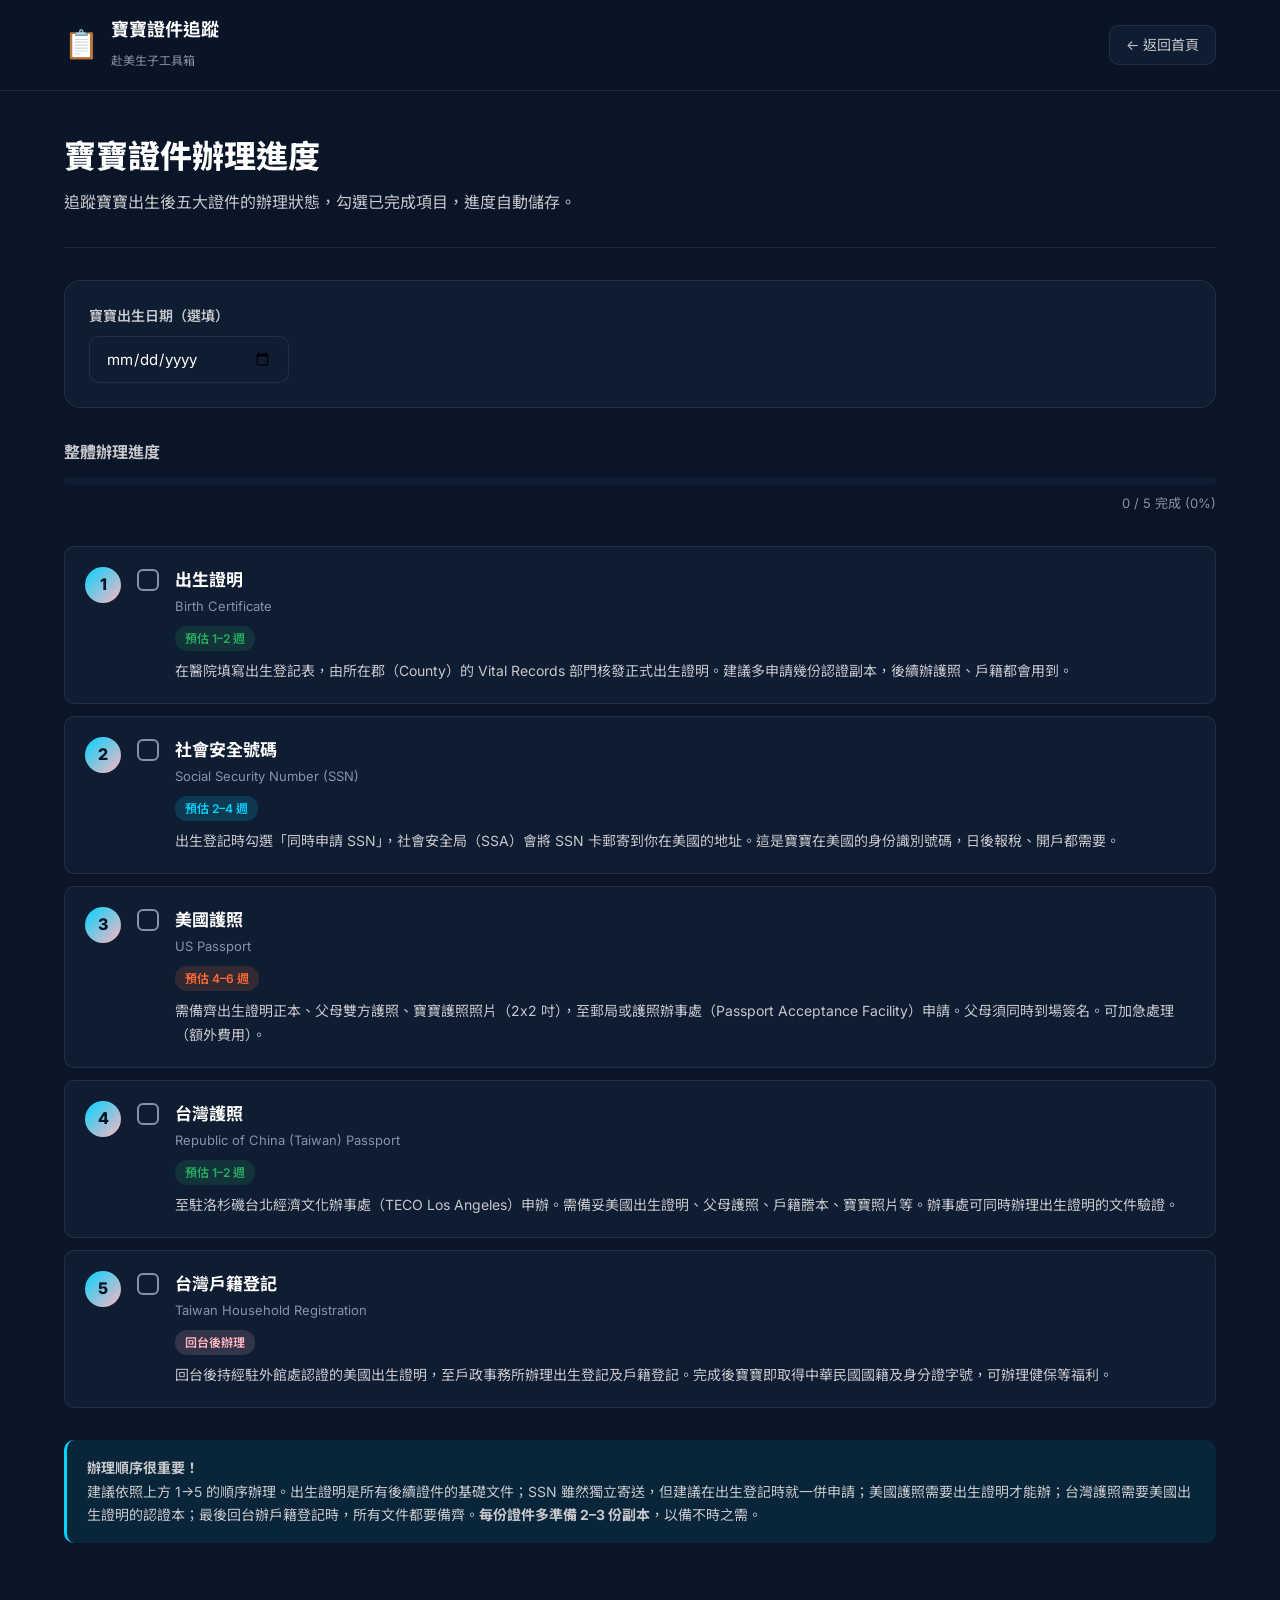
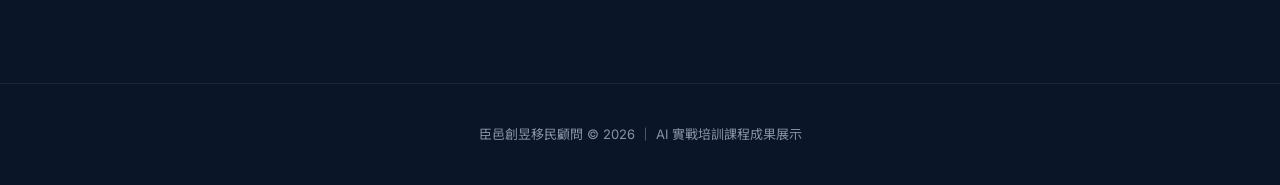
<file: birth-tourism-tools/tools/baby-documents.html>
<!DOCTYPE html>
<html lang="zh-TW">
<head>
  <meta charset="UTF-8">
  <meta name="viewport" content="width=device-width, initial-scale=1.0">
  <title>寶寶證件追蹤 — 赴美生子工具箱</title>
  <meta name="description" content="追蹤寶寶出生後五大證件辦理進度：出生證明、SSN、美國護照、台灣護照、戶籍登記。">
  <link rel="preconnect" href="https://fonts.googleapis.com">
  <link href="https://fonts.googleapis.com/css2?family=Inter:wght@400;600;700;800&family=Noto+Sans+TC:wght@400;500;700&display=swap" rel="stylesheet">
  <link rel="stylesheet" href="../css/style.css">
  <style>
    /* 頁面專用樣式 */
    .birth-date-section {
      background: var(--bg-card);
      border: 1px solid var(--border);
      border-radius: var(--radius);
      padding: 24px;
      margin-bottom: 32px;
      display: flex;
      align-items: center;
      gap: 20px;
      flex-wrap: wrap;
    }

    .birth-date-section .form-group {
      margin-bottom: 0;
      flex: 0 0 auto;
    }

    .birth-date-section input[type="date"] {
      width: 200px;
    }

    .days-since {
      font-size: 15px;
      color: var(--text-gray);
    }

    .days-since strong {
      color: var(--primary);
      font-size: 20px;
    }

    .progress-section {
      margin-bottom: 32px;
    }

    .progress-section h3 {
      font-size: 16px;
      color: var(--text-gray);
      margin-bottom: 12px;
    }

    .doc-card {
      display: flex;
      align-items: flex-start;
      gap: 16px;
      padding: 20px;
      border-radius: var(--radius-sm);
      margin-bottom: 12px;
      background: var(--bg-card);
      border: 1px solid var(--border);
      cursor: pointer;
      transition: var(--transition);
    }

    .doc-card:hover {
      border-color: var(--border-hover);
    }

    .doc-card.checked {
      opacity: 0.6;
      border-color: rgba(39, 174, 96, 0.3);
    }

    .doc-card.checked .check-box {
      background: #27ae60;
      border-color: #27ae60;
    }

    .doc-card .check-box {
      margin-top: 2px;
    }

    .doc-info {
      flex: 1;
    }

    .doc-info .doc-title {
      font-size: 17px;
      font-weight: 700;
      margin-bottom: 2px;
    }

    .doc-info .doc-title-en {
      font-size: 13px;
      color: var(--text-muted);
      margin-bottom: 8px;
    }

    .doc-info .doc-estimate {
      display: inline-block;
      padding: 3px 10px;
      border-radius: 12px;
      font-size: 12px;
      font-weight: 600;
      margin-bottom: 8px;
    }

    .estimate-short {
      background: rgba(39, 174, 96, 0.15);
      color: #27ae60;
    }

    .estimate-medium {
      background: rgba(0, 212, 255, 0.15);
      color: var(--primary);
    }

    .estimate-long {
      background: rgba(255, 107, 53, 0.15);
      color: var(--accent);
    }

    .estimate-variable {
      background: rgba(255, 182, 193, 0.15);
      color: var(--baby-pink);
    }

    .doc-info .doc-desc {
      font-size: 14px;
      color: var(--text-gray);
      line-height: 1.7;
    }

    .doc-number {
      width: 36px;
      height: 36px;
      border-radius: 50%;
      background: linear-gradient(135deg, var(--primary), var(--baby-pink));
      color: var(--bg-deep);
      font-size: 16px;
      font-weight: 800;
      display: flex;
      align-items: center;
      justify-content: center;
      flex-shrink: 0;
    }

    .doc-card.checked .doc-number {
      background: #27ae60;
      color: white;
    }

    .section-padding {
      padding-bottom: 60px;
    }
  </style>
</head>
<body data-page="baby-documents">

  <!-- Navbar -->
  <nav class="navbar">
    <div class="container">
      <div class="navbar-brand">
        <span class="icon">📋</span>
        <div>
          <span>寶寶證件追蹤</span><br>
          <span class="subtitle">赴美生子工具箱</span>
        </div>
      </div>
      <a href="../index.html" class="navbar-back">← 返回首頁</a>
    </div>
  </nav>

  <div class="container section-padding">

    <!-- Page Header -->
    <div class="page-header">
      <h1>寶寶證件辦理進度</h1>
      <p>追蹤寶寶出生後五大證件的辦理狀態，勾選已完成項目，進度自動儲存。</p>
    </div>

    <!-- 出生日期輸入 -->
    <div class="birth-date-section">
      <div class="form-group">
        <label for="birthDate">寶寶出生日期（選填）</label>
        <input type="date" id="birthDate">
      </div>
      <div class="days-since" id="daysSince" style="display: none;">
        寶寶已出生 <strong id="dayCount">0</strong> 天
      </div>
    </div>

    <!-- 進度條 -->
    <div class="progress-section">
      <h3>整體辦理進度</h3>
      <div class="progress-bar">
        <div class="fill" style="width: 0%"></div>
      </div>
      <div class="progress-text">0 / 5 完成 (0%)</div>
    </div>

    <!-- 五大證件清單 -->
    <div class="checklist-item doc-card" data-index="0">
      <div class="doc-number">1</div>
      <div class="check-box"></div>
      <div class="doc-info">
        <div class="doc-title">出生證明</div>
        <div class="doc-title-en">Birth Certificate</div>
        <span class="doc-estimate estimate-short">預估 1–2 週</span>
        <div class="doc-desc">在醫院填寫出生登記表，由所在郡（County）的 Vital Records 部門核發正式出生證明。建議多申請幾份認證副本，後續辦護照、戶籍都會用到。</div>
      </div>
    </div>

    <div class="checklist-item doc-card" data-index="1">
      <div class="doc-number">2</div>
      <div class="check-box"></div>
      <div class="doc-info">
        <div class="doc-title">社會安全號碼</div>
        <div class="doc-title-en">Social Security Number (SSN)</div>
        <span class="doc-estimate estimate-medium">預估 2–4 週</span>
        <div class="doc-desc">出生登記時勾選「同時申請 SSN」，社會安全局（SSA）會將 SSN 卡郵寄到你在美國的地址。這是寶寶在美國的身份識別號碼，日後報稅、開戶都需要。</div>
      </div>
    </div>

    <div class="checklist-item doc-card" data-index="2">
      <div class="doc-number">3</div>
      <div class="check-box"></div>
      <div class="doc-info">
        <div class="doc-title">美國護照</div>
        <div class="doc-title-en">US Passport</div>
        <span class="doc-estimate estimate-long">預估 4–6 週</span>
        <div class="doc-desc">需備齊出生證明正本、父母雙方護照、寶寶護照照片（2x2 吋），至郵局或護照辦事處（Passport Acceptance Facility）申請。父母須同時到場簽名。可加急處理（額外費用）。</div>
      </div>
    </div>

    <div class="checklist-item doc-card" data-index="3">
      <div class="doc-number">4</div>
      <div class="check-box"></div>
      <div class="doc-info">
        <div class="doc-title">台灣護照</div>
        <div class="doc-title-en">Republic of China (Taiwan) Passport</div>
        <span class="doc-estimate estimate-short">預估 1–2 週</span>
        <div class="doc-desc">至駐洛杉磯台北經濟文化辦事處（TECO Los Angeles）申辦。需備妥美國出生證明、父母護照、戶籍謄本、寶寶照片等。辦事處可同時辦理出生證明的文件驗證。</div>
      </div>
    </div>

    <div class="checklist-item doc-card" data-index="4">
      <div class="doc-number">5</div>
      <div class="check-box"></div>
      <div class="doc-info">
        <div class="doc-title">台灣戶籍登記</div>
        <div class="doc-title-en">Taiwan Household Registration</div>
        <span class="doc-estimate estimate-variable">回台後辦理</span>
        <div class="doc-desc">回台後持經駐外館處認證的美國出生證明，至戶政事務所辦理出生登記及戶籍登記。完成後寶寶即取得中華民國國籍及身分證字號，可辦理健保等福利。</div>
      </div>
    </div>

    <!-- 提示框 -->
    <div class="info-box tip" style="margin-top: 32px;">
      <strong>辦理順序很重要！</strong><br>
      建議依照上方 1→5 的順序辦理。出生證明是所有後續證件的基礎文件；SSN 雖然獨立寄送，但建議在出生登記時就一併申請；美國護照需要出生證明才能辦；台灣護照需要美國出生證明的認證本；最後回台辦戶籍登記時，所有文件都要備齊。<strong>每份證件多準備 2–3 份副本</strong>，以備不時之需。
    </div>

  </div>

  <!-- Footer -->
  <footer class="footer">
    <p>臣邑創昱移民顧問 &copy; 2026 ｜ AI 實戰培訓課程成果展示</p>
  </footer>

  <script src="../js/main.js"></script>
  <script>
    // 出生日期計算功能
    const birthDateInput = document.getElementById('birthDate');
    const daysSinceEl = document.getElementById('daysSince');
    const dayCountEl = document.getElementById('dayCount');

    // 載入已儲存的出生日期
    const savedBirthDate = localStorage.getItem('baby-birth-date');
    if (savedBirthDate) {
      birthDateInput.value = savedBirthDate;
      updateDaysSince();
    }

    birthDateInput.addEventListener('change', () => {
      localStorage.setItem('baby-birth-date', birthDateInput.value);
      updateDaysSince();
    });

    function updateDaysSince() {
      const dateVal = birthDateInput.value;
      if (!dateVal) {
        daysSinceEl.style.display = 'none';
        return;
      }

      const birthDate = new Date(dateVal);
      const today = new Date();
      today.setHours(0, 0, 0, 0);
      birthDate.setHours(0, 0, 0, 0);

      const diffTime = today - birthDate;
      const diffDays = Math.floor(diffTime / (1000 * 60 * 60 * 24));

      if (diffDays >= 0) {
        dayCountEl.textContent = diffDays;
        daysSinceEl.style.display = 'block';
      } else {
        daysSinceEl.style.display = 'none';
      }
    }
  </script>
</body>
</html>
</file>
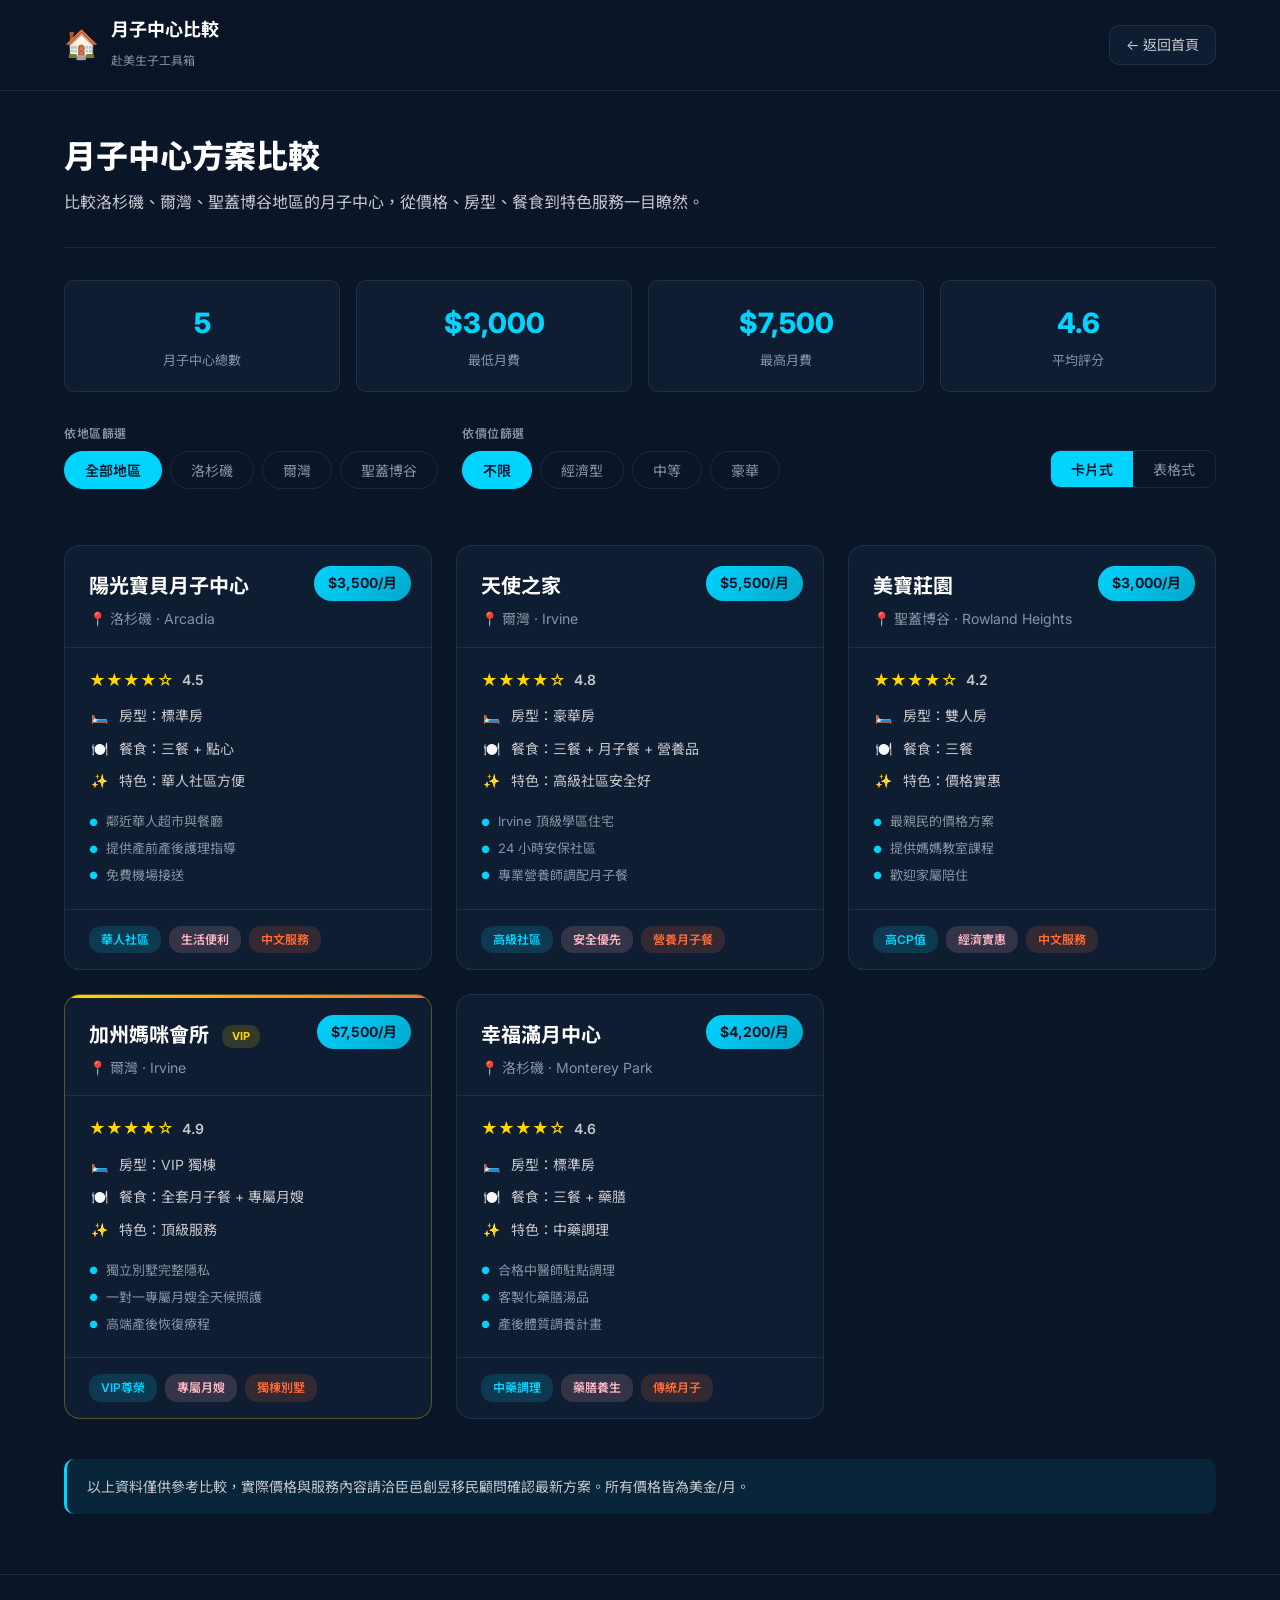
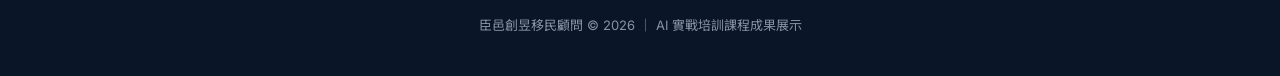
<file: birth-tourism-tools/tools/confinement-center.html>
<!DOCTYPE html>
<html lang="zh-TW">
<head>
  <meta charset="UTF-8">
  <meta name="viewport" content="width=device-width, initial-scale=1.0">
  <title>月子中心比較 — 赴美生子工具箱</title>
  <meta name="description" content="比較洛杉磯、爾灣、聖蓋博谷月子中心方案，一目瞭然找到最適合你的月子中心。">
  <link rel="preconnect" href="https://fonts.googleapis.com">
  <link href="https://fonts.googleapis.com/css2?family=Inter:wght@400;600;700;800&family=Noto+Sans+TC:wght@400;500;700&display=swap" rel="stylesheet">
  <link rel="stylesheet" href="../css/style.css">
  <style>
    /* === 視圖切換按鈕組 === */
    .view-toggle {
      display: inline-flex;
      border: 1px solid var(--border);
      border-radius: var(--radius-sm);
      overflow: hidden;
    }

    .view-toggle button {
      padding: 8px 20px;
      border: none;
      background: transparent;
      color: var(--text-muted);
      font-size: 14px;
      font-family: var(--font-sans);
      cursor: pointer;
      transition: var(--transition);
      display: inline-flex;
      align-items: center;
      gap: 6px;
    }

    .view-toggle button.active {
      background: var(--primary);
      color: var(--bg-deep);
      font-weight: 600;
    }

    .view-toggle button:hover:not(.active) {
      color: var(--primary);
    }

    /* === 頂部工具列 === */
    .toolbar {
      display: flex;
      align-items: center;
      justify-content: space-between;
      flex-wrap: wrap;
      gap: 16px;
      margin-bottom: 24px;
    }

    .toolbar-left {
      display: flex;
      align-items: center;
      gap: 16px;
      flex-wrap: wrap;
    }

    .filter-group-label {
      font-size: 13px;
      color: var(--text-muted);
      font-weight: 600;
      text-transform: uppercase;
      letter-spacing: 0.5px;
    }

    /* === 卡片式視圖 === */
    .center-cards-grid {
      display: grid;
      grid-template-columns: repeat(auto-fill, minmax(340px, 1fr));
      gap: 24px;
      padding-bottom: 40px;
    }

    .center-card {
      background: var(--bg-card);
      border: 1px solid var(--border);
      border-radius: var(--radius);
      padding: 0;
      overflow: hidden;
      transition: var(--transition);
      position: relative;
    }

    .center-card:hover {
      border-color: var(--border-hover);
      transform: translateY(-4px);
      box-shadow: var(--shadow-hover);
    }

    .center-card-header {
      padding: 24px 24px 16px;
      border-bottom: 1px solid var(--border);
      position: relative;
    }

    .center-card-header .price-badge {
      position: absolute;
      top: 20px;
      right: 20px;
      background: linear-gradient(135deg, var(--primary), var(--primary-dark));
      color: var(--bg-deep);
      padding: 6px 14px;
      border-radius: 20px;
      font-size: 14px;
      font-weight: 700;
    }

    .center-card-header h3 {
      font-size: 20px;
      font-weight: 700;
      color: var(--text-white);
      margin-bottom: 6px;
      padding-right: 100px;
    }

    .center-card-header .location {
      font-size: 14px;
      color: var(--text-muted);
      display: flex;
      align-items: center;
      gap: 6px;
    }

    .center-card-body {
      padding: 20px 24px;
    }

    .center-card-body .stars {
      color: #FFD700;
      font-size: 16px;
      margin-bottom: 12px;
      display: flex;
      align-items: center;
      gap: 8px;
    }

    .center-card-body .stars .rating-num {
      color: var(--text-gray);
      font-size: 14px;
      font-weight: 600;
    }

    .center-card-info {
      display: flex;
      flex-direction: column;
      gap: 10px;
      margin-bottom: 16px;
    }

    .center-card-info .info-row {
      display: flex;
      align-items: center;
      gap: 10px;
      font-size: 14px;
      color: var(--text-gray);
    }

    .center-card-info .info-row .info-icon {
      width: 20px;
      text-align: center;
      flex-shrink: 0;
    }

    .center-card-footer {
      padding: 16px 24px;
      border-top: 1px solid var(--border);
      display: flex;
      flex-wrap: wrap;
      gap: 8px;
    }

    /* === VIP 卡片標記 === */
    .center-card.vip {
      border-color: rgba(255, 215, 0, 0.3);
    }

    .center-card.vip::before {
      content: '';
      position: absolute;
      top: 0;
      left: 0;
      right: 0;
      height: 3px;
      background: linear-gradient(90deg, #FFD700, var(--accent));
    }

    .vip-badge {
      display: inline-flex;
      align-items: center;
      gap: 4px;
      background: rgba(255, 215, 0, 0.15);
      color: #FFD700;
      padding: 3px 10px;
      border-radius: 10px;
      font-size: 11px;
      font-weight: 700;
      margin-left: 8px;
      vertical-align: middle;
    }

    /* === 表格式視圖 === */
    .table-view-wrapper {
      overflow-x: auto;
      -webkit-overflow-scrolling: touch;
      border-radius: var(--radius);
      border: 1px solid var(--border);
      margin-bottom: 40px;
    }

    .table-view-wrapper .data-table th {
      background: var(--bg-card);
      position: sticky;
      top: 0;
      white-space: nowrap;
    }

    .table-view-wrapper .data-table td {
      white-space: nowrap;
    }

    .table-view-wrapper .data-table td:first-child {
      font-weight: 700;
      color: var(--primary);
      white-space: normal;
      min-width: 140px;
    }

    .table-view-wrapper .data-table tr:last-child td {
      border-bottom: none;
    }

    /* === 沒有結果提示 === */
    .no-results {
      text-align: center;
      padding: 60px 20px;
      color: var(--text-muted);
    }

    .no-results .icon {
      font-size: 48px;
      margin-bottom: 16px;
      display: block;
    }

    .no-results p {
      font-size: 16px;
    }

    /* === 篩選區段 === */
    .filters-section {
      margin-bottom: 32px;
    }

    .filters-row {
      display: flex;
      gap: 24px;
      flex-wrap: wrap;
      align-items: flex-start;
    }

    .filter-block {
      display: flex;
      flex-direction: column;
      gap: 8px;
    }

    .filter-block .filter-label {
      font-size: 12px;
      color: var(--text-muted);
      font-weight: 600;
      text-transform: uppercase;
      letter-spacing: 0.5px;
    }

    /* === 統計卡片 === */
    .stats-row {
      display: grid;
      grid-template-columns: repeat(auto-fit, minmax(180px, 1fr));
      gap: 16px;
      margin-bottom: 32px;
    }

    .stat-card {
      background: var(--bg-card);
      border: 1px solid var(--border);
      border-radius: var(--radius-sm);
      padding: 20px;
      text-align: center;
    }

    .stat-card .stat-value {
      font-size: 28px;
      font-weight: 800;
      color: var(--primary);
      margin-bottom: 4px;
    }

    .stat-card .stat-label {
      font-size: 13px;
      color: var(--text-muted);
    }

    /* === 響應式 === */
    @media (max-width: 768px) {
      .center-cards-grid {
        grid-template-columns: 1fr;
      }

      .toolbar {
        flex-direction: column;
        align-items: stretch;
      }

      .toolbar-left {
        flex-direction: column;
      }

      .filters-row {
        flex-direction: column;
        gap: 16px;
      }

      .center-card-header h3 {
        padding-right: 0;
        margin-bottom: 8px;
      }

      .center-card-header .price-badge {
        position: static;
        display: inline-block;
        margin-top: 8px;
      }

      .stats-row {
        grid-template-columns: repeat(2, 1fr);
      }
    }
  </style>
</head>
<body data-page="confinement-center">

  <!-- Navbar -->
  <nav class="navbar">
    <div class="container">
      <div class="navbar-brand">
        <span class="icon">🏠</span>
        <div>
          <span>月子中心比較</span><br>
          <span class="subtitle">赴美生子工具箱</span>
        </div>
      </div>
      <a href="../index.html" class="navbar-back">← 返回首頁</a>
    </div>
  </nav>

  <div class="container">

    <!-- Page Header -->
    <div class="page-header">
      <h1>月子中心方案比較</h1>
      <p>比較洛杉磯、爾灣、聖蓋博谷地區的月子中心，從價格、房型、餐食到特色服務一目瞭然。</p>
    </div>

    <!-- 統計概覽 -->
    <div class="stats-row">
      <div class="stat-card">
        <div class="stat-value" id="statTotal">5</div>
        <div class="stat-label">月子中心總數</div>
      </div>
      <div class="stat-card">
        <div class="stat-value" id="statMinPrice">$3,000</div>
        <div class="stat-label">最低月費</div>
      </div>
      <div class="stat-card">
        <div class="stat-value" id="statMaxPrice">$7,500</div>
        <div class="stat-label">最高月費</div>
      </div>
      <div class="stat-card">
        <div class="stat-value" id="statAvgRating">4.6</div>
        <div class="stat-label">平均評分</div>
      </div>
    </div>

    <!-- 篩選 + 視圖切換 -->
    <div class="filters-section">
      <div class="toolbar">
        <div class="filters-row">
          <div class="filter-block">
            <span class="filter-label">依地區篩選</span>
            <div class="filter-tabs" id="areaFilters">
              <button class="filter-tab active" data-filter="all">全部地區</button>
              <button class="filter-tab" data-filter="洛杉磯">洛杉磯</button>
              <button class="filter-tab" data-filter="爾灣">爾灣</button>
              <button class="filter-tab" data-filter="聖蓋博谷">聖蓋博谷</button>
            </div>
          </div>
          <div class="filter-block">
            <span class="filter-label">依價位篩選</span>
            <div class="filter-tabs" id="priceFilters">
              <button class="filter-tab active" data-filter="all">不限</button>
              <button class="filter-tab" data-filter="經濟">經濟型</button>
              <button class="filter-tab" data-filter="中等">中等</button>
              <button class="filter-tab" data-filter="豪華">豪華</button>
            </div>
          </div>
        </div>
        <div class="view-toggle" id="viewToggle">
          <button class="active" data-view="card">卡片式</button>
          <button data-view="table">表格式</button>
        </div>
      </div>
    </div>

    <!-- 卡片式視圖 -->
    <div id="cardView" class="center-cards-grid"></div>

    <!-- 表格式視圖 -->
    <div id="tableView" class="table-view-wrapper" style="display: none;"></div>

    <!-- 沒有結果 -->
    <div id="noResults" class="no-results" style="display: none;">
      <span class="icon">🔍</span>
      <p>沒有符合條件的月子中心，請調整篩選條件。</p>
    </div>

    <!-- 小提醒 -->
    <div class="info-box tip">
      以上資料僅供參考比較，實際價格與服務內容請洽臣邑創昱移民顧問確認最新方案。所有價格皆為美金/月。
    </div>

  </div>

  <!-- Footer -->
  <footer class="footer">
    <p>臣邑創昱移民顧問 &copy; 2026 ｜ AI 實戰培訓課程成果展示</p>
  </footer>

  <script src="../js/main.js"></script>
  <script>
    // ===== 月子中心假資料 =====
    const centers = [
      {
        id: 1,
        name: '陽光寶貝月子中心',
        area: '洛杉磯',
        city: 'Arcadia',
        price: 3500,
        priceLevel: '中等',
        rating: 4.5,
        roomType: '標準房',
        meals: '三餐 + 點心',
        feature: '華人社區方便',
        tags: ['華人社區', '生活便利', '中文服務'],
        highlights: ['鄰近華人超市與餐廳', '提供產前產後護理指導', '免費機場接送']
      },
      {
        id: 2,
        name: '天使之家',
        area: '爾灣',
        city: 'Irvine',
        price: 5500,
        priceLevel: '豪華',
        rating: 4.8,
        roomType: '豪華房',
        meals: '三餐 + 月子餐 + 營養品',
        feature: '高級社區安全好',
        tags: ['高級社區', '安全優先', '營養月子餐'],
        highlights: ['Irvine 頂級學區住宅', '24 小時安保社區', '專業營養師調配月子餐']
      },
      {
        id: 3,
        name: '美寶莊園',
        area: '聖蓋博谷',
        city: 'Rowland Heights',
        price: 3000,
        priceLevel: '經濟',
        rating: 4.2,
        roomType: '雙人房',
        meals: '三餐',
        feature: '價格實惠',
        tags: ['高CP值', '經濟實惠', '中文服務'],
        highlights: ['最親民的價格方案', '提供媽媽教室課程', '歡迎家屬陪住']
      },
      {
        id: 4,
        name: '加州媽咪會所',
        area: '爾灣',
        city: 'Irvine',
        price: 7500,
        priceLevel: '豪華',
        rating: 4.9,
        roomType: 'VIP 獨棟',
        meals: '全套月子餐 + 專屬月嫂',
        feature: '頂級服務',
        tags: ['VIP尊榮', '專屬月嫂', '獨棟別墅'],
        highlights: ['獨立別墅完整隱私', '一對一專屬月嫂全天候照護', '高端產後恢復療程'],
        isVip: true
      },
      {
        id: 5,
        name: '幸福滿月中心',
        area: '洛杉磯',
        city: 'Monterey Park',
        price: 4200,
        priceLevel: '中等',
        rating: 4.6,
        roomType: '標準房',
        meals: '三餐 + 藥膳',
        feature: '中藥調理',
        tags: ['中藥調理', '藥膳養生', '傳統月子'],
        highlights: ['合格中醫師駐點調理', '客製化藥膳湯品', '產後體質調養計畫']
      }
    ];

    // ===== 狀態 =====
    let currentAreaFilter = 'all';
    let currentPriceFilter = 'all';
    let currentView = 'card';

    // ===== 初始化 =====
    document.addEventListener('DOMContentLoaded', () => {
      setupFilters();
      setupViewToggle();
      render();
    });

    // ===== 篩選邏輯 =====
    function setupFilters() {
      // 地區篩選
      document.querySelectorAll('#areaFilters .filter-tab').forEach(tab => {
        tab.addEventListener('click', () => {
          document.querySelectorAll('#areaFilters .filter-tab').forEach(t => t.classList.remove('active'));
          tab.classList.add('active');
          currentAreaFilter = tab.dataset.filter;
          render();
        });
      });

      // 價位篩選
      document.querySelectorAll('#priceFilters .filter-tab').forEach(tab => {
        tab.addEventListener('click', () => {
          document.querySelectorAll('#priceFilters .filter-tab').forEach(t => t.classList.remove('active'));
          tab.classList.add('active');
          currentPriceFilter = tab.dataset.filter;
          render();
        });
      });
    }

    // ===== 視圖切換 =====
    function setupViewToggle() {
      document.querySelectorAll('#viewToggle button').forEach(btn => {
        btn.addEventListener('click', () => {
          document.querySelectorAll('#viewToggle button').forEach(b => b.classList.remove('active'));
          btn.classList.add('active');
          currentView = btn.dataset.view;
          render();
        });
      });
    }

    // ===== 篩選資料 =====
    function getFilteredCenters() {
      return centers.filter(c => {
        const areaMatch = currentAreaFilter === 'all' || c.area === currentAreaFilter;
        const priceMatch = currentPriceFilter === 'all' || c.priceLevel === currentPriceFilter;
        return areaMatch && priceMatch;
      });
    }

    // ===== 渲染星星 =====
    function renderStars(rating) {
      const full = Math.floor(rating);
      const half = rating % 1 >= 0.5 ? 1 : 0;
      const empty = 5 - full - half;
      return '★'.repeat(full) + (half ? '☆' : '') + '☆'.repeat(empty);
    }

    // ===== 取得標籤顏色 =====
    function getTagClass(index) {
      const classes = ['tag-cyan', 'tag-pink', 'tag-orange', 'tag-green'];
      return classes[index % classes.length];
    }

    // ===== 更新統計 =====
    function updateStats(filtered) {
      document.getElementById('statTotal').textContent = filtered.length;

      if (filtered.length > 0) {
        const prices = filtered.map(c => c.price);
        const ratings = filtered.map(c => c.rating);
        document.getElementById('statMinPrice').textContent = '$' + formatNumber(Math.min(...prices));
        document.getElementById('statMaxPrice').textContent = '$' + formatNumber(Math.max(...prices));
        document.getElementById('statAvgRating').textContent = (ratings.reduce((a, b) => a + b, 0) / ratings.length).toFixed(1);
      } else {
        document.getElementById('statMinPrice').textContent = '-';
        document.getElementById('statMaxPrice').textContent = '-';
        document.getElementById('statAvgRating').textContent = '-';
      }
    }

    // ===== 主渲染 =====
    function render() {
      const filtered = getFilteredCenters();
      updateStats(filtered);

      const cardView = document.getElementById('cardView');
      const tableView = document.getElementById('tableView');
      const noResults = document.getElementById('noResults');

      // 隱藏所有
      cardView.style.display = 'none';
      tableView.style.display = 'none';
      noResults.style.display = 'none';

      if (filtered.length === 0) {
        noResults.style.display = 'block';
        return;
      }

      if (currentView === 'card') {
        cardView.style.display = 'grid';
        renderCards(filtered);
      } else {
        tableView.style.display = 'block';
        renderTable(filtered);
      }
    }

    // ===== 渲染卡片 =====
    function renderCards(data) {
      const container = document.getElementById('cardView');
      container.innerHTML = data.map(c => `
        <div class="center-card ${c.isVip ? 'vip' : ''}">
          <div class="center-card-header">
            <h3>
              ${c.name}
              ${c.isVip ? '<span class="vip-badge">VIP</span>' : ''}
            </h3>
            <div class="location">📍 ${c.area} · ${c.city}</div>
            <span class="price-badge">$${formatNumber(c.price)}/月</span>
          </div>
          <div class="center-card-body">
            <div class="stars">
              ${renderStars(c.rating)}
              <span class="rating-num">${c.rating}</span>
            </div>
            <div class="center-card-info">
              <div class="info-row">
                <span class="info-icon">🛏️</span>
                <span>房型：${c.roomType}</span>
              </div>
              <div class="info-row">
                <span class="info-icon">🍽️</span>
                <span>餐食：${c.meals}</span>
              </div>
              <div class="info-row">
                <span class="info-icon">✨</span>
                <span>特色：${c.feature}</span>
              </div>
            </div>
            <ul style="list-style: none; padding: 0; margin: 0;">
              ${c.highlights.map(h => `
                <li style="font-size: 13px; color: var(--text-muted); padding: 3px 0; display: flex; align-items: center; gap: 8px;">
                  <span style="color: var(--primary); font-size: 10px;">●</span> ${h}
                </li>
              `).join('')}
            </ul>
          </div>
          <div class="center-card-footer">
            ${c.tags.map((tag, i) => `<span class="tag ${getTagClass(i)}">${tag}</span>`).join('')}
          </div>
        </div>
      `).join('');

      // 卡片漸入動畫
      container.querySelectorAll('.center-card').forEach((card, i) => {
        card.style.opacity = '0';
        card.style.transform = 'translateY(20px)';
        setTimeout(() => {
          card.style.transition = 'all 0.4s ease';
          card.style.opacity = '1';
          card.style.transform = 'translateY(0)';
        }, 80 + i * 100);
      });
    }

    // ===== 渲染表格 =====
    function renderTable(data) {
      const container = document.getElementById('tableView');
      container.innerHTML = `
        <table class="data-table">
          <thead>
            <tr>
              <th>月子中心</th>
              <th>地區</th>
              <th>月費 (USD)</th>
              <th>評分</th>
              <th>房型</th>
              <th>餐食</th>
              <th>特色</th>
              <th>價位</th>
            </tr>
          </thead>
          <tbody>
            ${data.map(c => `
              <tr>
                <td>
                  ${c.name}
                  ${c.isVip ? '<span class="vip-badge">VIP</span>' : ''}
                </td>
                <td>${c.area} · ${c.city}</td>
                <td style="font-weight: 700; color: var(--primary);">$${formatNumber(c.price)}</td>
                <td>
                  <span style="color: #FFD700;">${renderStars(c.rating)}</span>
                  <span style="color: var(--text-gray); margin-left: 4px;">${c.rating}</span>
                </td>
                <td>${c.roomType}</td>
                <td>${c.meals}</td>
                <td>${c.feature}</td>
                <td><span class="tag ${c.priceLevel === '豪華' ? 'tag-orange' : c.priceLevel === '中等' ? 'tag-cyan' : 'tag-green'}">${c.priceLevel}</span></td>
              </tr>
            `).join('')}
          </tbody>
        </table>
      `;
    }
  </script>

</body>
</html>
</file>
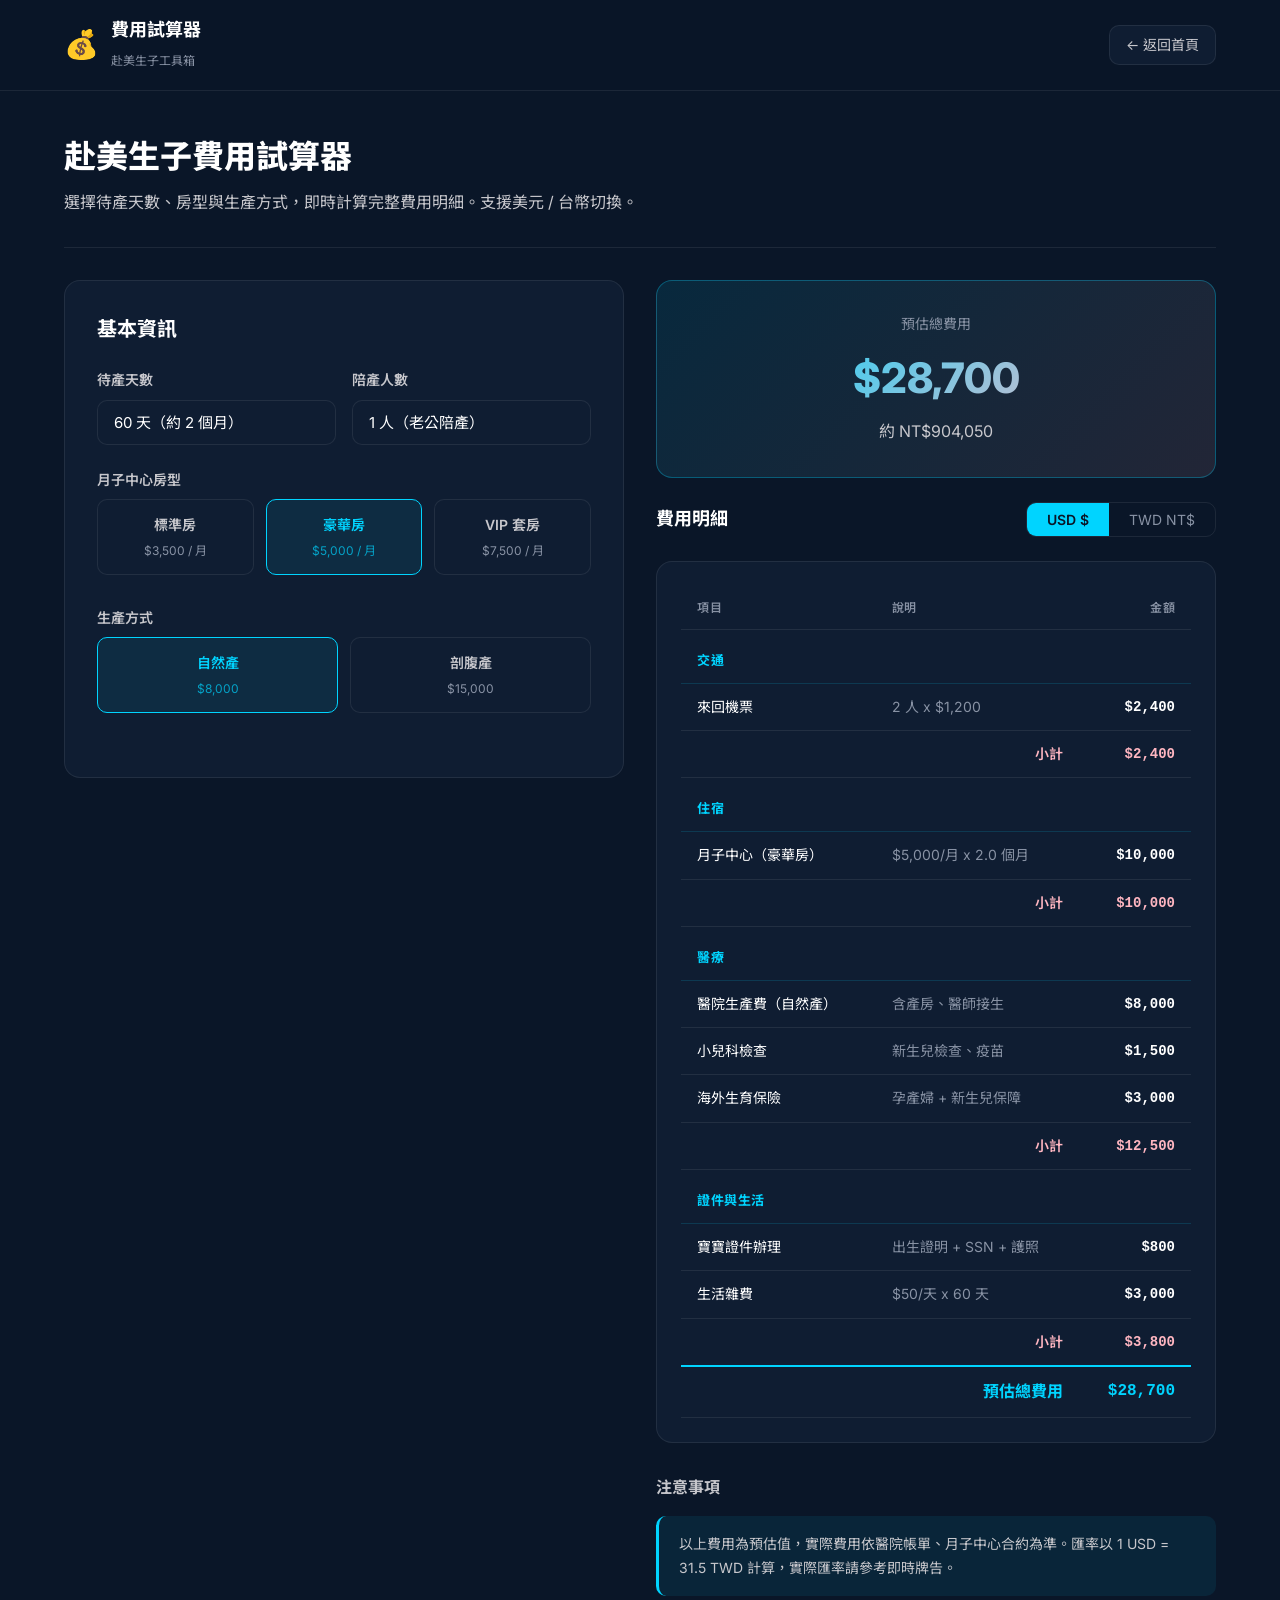
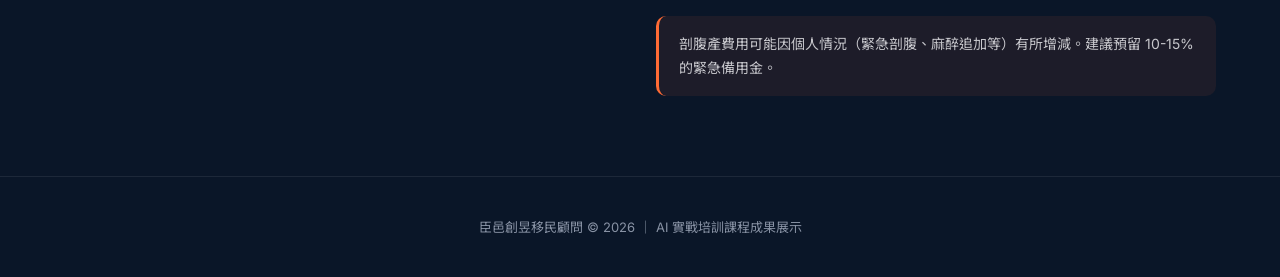
<file: birth-tourism-tools/tools/cost-calculator.html>
<!DOCTYPE html>
<html lang="zh-TW">
<head>
  <meta charset="UTF-8">
  <meta name="viewport" content="width=device-width, initial-scale=1.0">
  <title>費用試算器 — 赴美生子工具箱</title>
  <meta name="description" content="赴美生子費用試算器：輸入待產天數、房型、陪產人數，即時計算完整費用明細，支援 USD / TWD 幣別切換。">
  <link rel="preconnect" href="https://fonts.googleapis.com">
  <link href="https://fonts.googleapis.com/css2?family=Inter:wght@400;600;700;800&family=Noto+Sans+TC:wght@400;500;700&display=swap" rel="stylesheet">
  <link rel="stylesheet" href="../css/style.css">
  <style>
    /* 頁面專屬樣式 */
    .calc-section {
      display: grid;
      grid-template-columns: 1fr 1fr;
      gap: 32px;
      align-items: start;
    }

    .calc-inputs {
      position: sticky;
      top: 80px;
    }

    .input-card {
      background: var(--bg-card);
      border: 1px solid var(--border);
      border-radius: var(--radius);
      padding: 32px;
    }

    .input-card h2 {
      font-size: 20px;
      font-weight: 700;
      margin-bottom: 24px;
      color: var(--text-white);
    }

    /* Radio 按鈕群組 */
    .radio-group {
      display: flex;
      gap: 12px;
    }

    .radio-option {
      flex: 1;
      position: relative;
    }

    .radio-option input[type="radio"] {
      position: absolute;
      opacity: 0;
      width: 0;
      height: 0;
    }

    .radio-option label {
      display: block;
      padding: 14px 16px;
      border: 1px solid var(--border);
      border-radius: var(--radius-sm);
      background: var(--bg-card);
      color: var(--text-gray);
      font-size: 14px;
      font-weight: 600;
      text-align: center;
      cursor: pointer;
      transition: var(--transition);
    }

    .radio-option label .price-hint {
      display: block;
      font-size: 12px;
      font-weight: 400;
      color: var(--text-muted);
      margin-top: 4px;
    }

    .radio-option input[type="radio"]:checked + label {
      border-color: var(--primary);
      background: rgba(0, 212, 255, 0.08);
      color: var(--primary);
    }

    .radio-option input[type="radio"]:checked + label .price-hint {
      color: var(--primary);
      opacity: 0.7;
    }

    /* 結果區塊 */
    .calc-results {
      min-width: 0;
    }

    .total-banner {
      background: linear-gradient(135deg, rgba(0, 212, 255, 0.1), rgba(255, 182, 193, 0.1));
      border: 1px solid var(--border-hover);
      border-radius: var(--radius);
      padding: 32px;
      text-align: center;
      margin-bottom: 24px;
    }

    .total-banner .label {
      font-size: 14px;
      color: var(--text-muted);
      margin-bottom: 8px;
    }

    .total-banner .amount {
      font-size: 42px;
      font-weight: 800;
      background: linear-gradient(135deg, var(--primary), var(--baby-pink));
      -webkit-background-clip: text;
      -webkit-text-fill-color: transparent;
      background-clip: text;
    }

    .total-banner .sub-amount {
      font-size: 16px;
      color: var(--text-gray);
      margin-top: 8px;
    }

    /* 幣別切換列 */
    .toolbar {
      display: flex;
      align-items: center;
      justify-content: space-between;
      margin-bottom: 24px;
      flex-wrap: wrap;
      gap: 12px;
    }

    .toolbar .title {
      font-size: 18px;
      font-weight: 700;
    }

    /* 明細表格內的分類標題列 */
    .data-table .category-row td {
      font-weight: 700;
      color: var(--primary);
      font-size: 13px;
      text-transform: uppercase;
      letter-spacing: 0.5px;
      padding-top: 20px;
      border-bottom: 1px solid rgba(0, 212, 255, 0.15);
    }

    .data-table .subtotal-row td {
      font-weight: 600;
      color: var(--baby-pink);
      border-top: 1px solid rgba(255, 182, 193, 0.2);
    }

    /* 備註區 */
    .notes-section {
      margin-top: 32px;
    }

    .notes-section h3 {
      font-size: 16px;
      font-weight: 700;
      margin-bottom: 16px;
      color: var(--text-gray);
    }

    /* RWD */
    @media (max-width: 900px) {
      .calc-section {
        grid-template-columns: 1fr;
      }

      .calc-inputs {
        position: static;
      }

      .total-banner .amount {
        font-size: 32px;
      }
    }

    @media (max-width: 480px) {
      .radio-group {
        flex-direction: column;
      }

      .total-banner .amount {
        font-size: 26px;
      }

      .toolbar {
        flex-direction: column;
        align-items: flex-start;
      }
    }
  </style>
</head>
<body data-page="cost-calculator">

  <!-- Navbar -->
  <nav class="navbar">
    <div class="container">
      <div class="navbar-brand">
        <span class="icon">💰</span>
        <div>
          <span>費用試算器</span><br>
          <span class="subtitle">赴美生子工具箱</span>
        </div>
      </div>
      <a href="../index.html" class="navbar-back">← 返回首頁</a>
    </div>
  </nav>

  <div class="container">

    <!-- Page Header -->
    <div class="page-header">
      <h1>赴美生子費用試算器</h1>
      <p>選擇待產天數、房型與生產方式，即時計算完整費用明細。支援美元 / 台幣切換。</p>
    </div>

    <!-- 主要內容：左輸入 右結果 -->
    <div class="calc-section">

      <!-- 左側：輸入區 -->
      <div class="calc-inputs">
        <div class="input-card">
          <h2>基本資訊</h2>

          <div class="form-row">
            <div class="form-group">
              <label for="stayDays">待產天數</label>
              <select id="stayDays">
                <option value="30">30 天（約 1 個月）</option>
                <option value="45">45 天（約 1.5 個月）</option>
                <option value="60" selected>60 天（約 2 個月）</option>
                <option value="90">90 天（約 3 個月）</option>
              </select>
            </div>

            <div class="form-group">
              <label for="companions">陪產人數</label>
              <select id="companions">
                <option value="0">0 人（媽媽獨自赴美）</option>
                <option value="1" selected>1 人（老公陪產）</option>
                <option value="2">2 人（老公 + 家人）</option>
              </select>
            </div>
          </div>

          <div class="form-group">
            <label>月子中心房型</label>
            <div class="radio-group">
              <div class="radio-option">
                <input type="radio" name="roomType" id="roomStandard" value="3500">
                <label for="roomStandard">
                  標準房
                  <span class="price-hint">$3,500 / 月</span>
                </label>
              </div>
              <div class="radio-option">
                <input type="radio" name="roomType" id="roomDeluxe" value="5000" checked>
                <label for="roomDeluxe">
                  豪華房
                  <span class="price-hint">$5,000 / 月</span>
                </label>
              </div>
              <div class="radio-option">
                <input type="radio" name="roomType" id="roomVIP" value="7500">
                <label for="roomVIP">
                  VIP 套房
                  <span class="price-hint">$7,500 / 月</span>
                </label>
              </div>
            </div>
          </div>

          <div class="form-group">
            <label>生產方式</label>
            <div class="radio-group">
              <div class="radio-option">
                <input type="radio" name="deliveryType" id="deliveryNatural" value="8000" checked>
                <label for="deliveryNatural">
                  自然產
                  <span class="price-hint">$8,000</span>
                </label>
              </div>
              <div class="radio-option">
                <input type="radio" name="deliveryType" id="deliveryCSection" value="15000">
                <label for="deliveryCSection">
                  剖腹產
                  <span class="price-hint">$15,000</span>
                </label>
              </div>
            </div>
          </div>

        </div>
      </div>

      <!-- 右側：結果區 -->
      <div class="calc-results">

        <!-- 總金額 -->
        <div class="total-banner">
          <div class="label">預估總費用</div>
          <div class="amount" id="totalAmount">$0</div>
          <div class="sub-amount" id="totalSub"></div>
        </div>

        <!-- 工具列：明細標題 + 幣別切換 -->
        <div class="toolbar">
          <span class="title">費用明細</span>
          <div class="currency-toggle">
            <button class="active" data-currency="USD">USD $</button>
            <button data-currency="TWD">TWD NT$</button>
          </div>
        </div>

        <!-- 明細表格 -->
        <div class="result-card">
          <table class="data-table" id="costTable">
            <thead>
              <tr>
                <th>項目</th>
                <th>說明</th>
                <th style="text-align:right;">金額</th>
              </tr>
            </thead>
            <tbody id="costTableBody">
              <!-- JS 動態產生 -->
            </tbody>
          </table>
        </div>

        <!-- 備註 -->
        <div class="notes-section">
          <h3>注意事項</h3>
          <div class="info-box tip">
            以上費用為預估值，實際費用依醫院帳單、月子中心合約為準。匯率以 1 USD = 31.5 TWD 計算，實際匯率請參考即時牌告。
          </div>
          <div class="info-box warning">
            剖腹產費用可能因個人情況（緊急剖腹、麻醉追加等）有所增減。建議預留 10-15% 的緊急備用金。
          </div>
        </div>

      </div>
    </div>
  </div>

  <!-- Footer -->
  <footer class="footer">
    <p>臣邑創昱移民顧問 &copy; 2026 ｜ AI 實戰培訓課程成果展示</p>
  </footer>

  <script src="../js/main.js"></script>
  <script>
    // ===== 費用試算器邏輯 =====

    // 當前幣別
    let currentCurrency = 'USD';

    // 固定費用項目（USD）
    const FIXED_COSTS = {
      ticketPerPerson: 1200,
      pediatric: 1500,
      insurance: 3000,
      babyDocuments: 800,
      dailyLiving: 50
    };

    // DOM 元素
    const stayDaysEl = document.getElementById('stayDays');
    const companionsEl = document.getElementById('companions');
    const totalAmountEl = document.getElementById('totalAmount');
    const totalSubEl = document.getElementById('totalSub');
    const costTableBody = document.getElementById('costTableBody');

    // 取得選取的 radio 值
    function getRadioValue(name) {
      const el = document.querySelector(`input[name="${name}"]:checked`);
      return el ? parseInt(el.value, 10) : 0;
    }

    // 取得生產方式文字
    function getDeliveryLabel() {
      const el = document.querySelector('input[name="deliveryType"]:checked');
      return el && el.id === 'deliveryCSection' ? '剖腹產' : '自然產';
    }

    // 取得房型文字
    function getRoomLabel() {
      const val = getRadioValue('roomType');
      if (val === 3500) return '標準房';
      if (val === 7500) return 'VIP 套房';
      return '豪華房';
    }

    // 格式化金額
    function fmtMoney(usd) {
      const value = convertCurrency(usd, currentCurrency);
      const sym = currencySymbol(currentCurrency);
      return sym + formatNumber(value);
    }

    // 主要計算函數
    function calculate() {
      const days = parseInt(stayDaysEl.value, 10);
      const companions = parseInt(companionsEl.value, 10);
      const roomRate = getRadioValue('roomType');
      const deliveryCost = getRadioValue('deliveryType');

      // 計算各項費用
      const totalPeople = 1 + companions; // 媽媽 + 陪產人
      const ticketCost = FIXED_COSTS.ticketPerPerson * totalPeople;
      const months = days / 30;
      const confinementCost = Math.round(roomRate * months);
      const livingCost = FIXED_COSTS.dailyLiving * days;

      // 費用明細陣列
      const items = [
        {
          category: '交通',
          rows: [
            {
              name: '來回機票',
              desc: `${totalPeople} 人 x $${formatNumber(FIXED_COSTS.ticketPerPerson)}`,
              usd: ticketCost
            }
          ]
        },
        {
          category: '住宿',
          rows: [
            {
              name: `月子中心（${getRoomLabel()}）`,
              desc: `$${formatNumber(roomRate)}/月 x ${months.toFixed(1)} 個月`,
              usd: confinementCost
            }
          ]
        },
        {
          category: '醫療',
          rows: [
            {
              name: `醫院生產費（${getDeliveryLabel()}）`,
              desc: getDeliveryLabel() === '剖腹產' ? '含手術、麻醉、住院' : '含產房、醫師接生',
              usd: deliveryCost
            },
            {
              name: '小兒科檢查',
              desc: '新生兒檢查、疫苗',
              usd: FIXED_COSTS.pediatric
            },
            {
              name: '海外生育保險',
              desc: '孕產婦 + 新生兒保障',
              usd: FIXED_COSTS.insurance
            }
          ]
        },
        {
          category: '證件與生活',
          rows: [
            {
              name: '寶寶證件辦理',
              desc: '出生證明 + SSN + 護照',
              usd: FIXED_COSTS.babyDocuments
            },
            {
              name: '生活雜費',
              desc: `$${FIXED_COSTS.dailyLiving}/天 x ${days} 天`,
              usd: livingCost
            }
          ]
        }
      ];

      // 計算總額
      let grandTotal = 0;
      items.forEach(cat => {
        cat.rows.forEach(row => {
          grandTotal += row.usd;
        });
      });

      // 渲染表格
      renderTable(items, grandTotal);

      // 更新總金額
      totalAmountEl.textContent = fmtMoney(grandTotal);

      // 顯示另一幣別
      if (currentCurrency === 'USD') {
        const twdVal = convertCurrency(grandTotal, 'TWD');
        totalSubEl.textContent = `約 NT$${formatNumber(twdVal)}`;
      } else {
        totalSubEl.textContent = `約 $${formatNumber(grandTotal)} USD`;
      }
    }

    // 渲染明細表格
    function renderTable(items, grandTotal) {
      let html = '';

      items.forEach(cat => {
        // 分類標題列
        html += `<tr class="category-row"><td colspan="3">${cat.category}</td></tr>`;

        let subtotal = 0;
        cat.rows.forEach(row => {
          subtotal += row.usd;
          html += `
            <tr>
              <td>${row.name}</td>
              <td style="color:var(--text-muted);">${row.desc}</td>
              <td style="text-align:right; font-family:var(--font-mono); font-weight:600;">${fmtMoney(row.usd)}</td>
            </tr>`;
        });

        // 小計列
        html += `
          <tr class="subtotal-row">
            <td colspan="2" style="text-align:right;">小計</td>
            <td style="text-align:right; font-family:var(--font-mono);">${fmtMoney(subtotal)}</td>
          </tr>`;
      });

      // 總計列
      html += `
        <tr class="total-row">
          <td colspan="2" style="text-align:right;">預估總費用</td>
          <td style="text-align:right; font-family:var(--font-mono);">${fmtMoney(grandTotal)}</td>
        </tr>`;

      costTableBody.innerHTML = html;
    }

    // 幣別切換
    document.querySelectorAll('.currency-toggle button').forEach(btn => {
      btn.addEventListener('click', () => {
        document.querySelectorAll('.currency-toggle button').forEach(b => b.classList.remove('active'));
        btn.classList.add('active');
        currentCurrency = btn.dataset.currency;
        calculate();
      });
    });

    // 監聽所有輸入變化 — 即時計算
    stayDaysEl.addEventListener('change', calculate);
    companionsEl.addEventListener('change', calculate);
    document.querySelectorAll('input[name="roomType"]').forEach(el => {
      el.addEventListener('change', calculate);
    });
    document.querySelectorAll('input[name="deliveryType"]').forEach(el => {
      el.addEventListener('change', calculate);
    });

    // 初始計算
    document.addEventListener('DOMContentLoaded', () => {
      calculate();
    });
  </script>

</body>
</html>
</file>
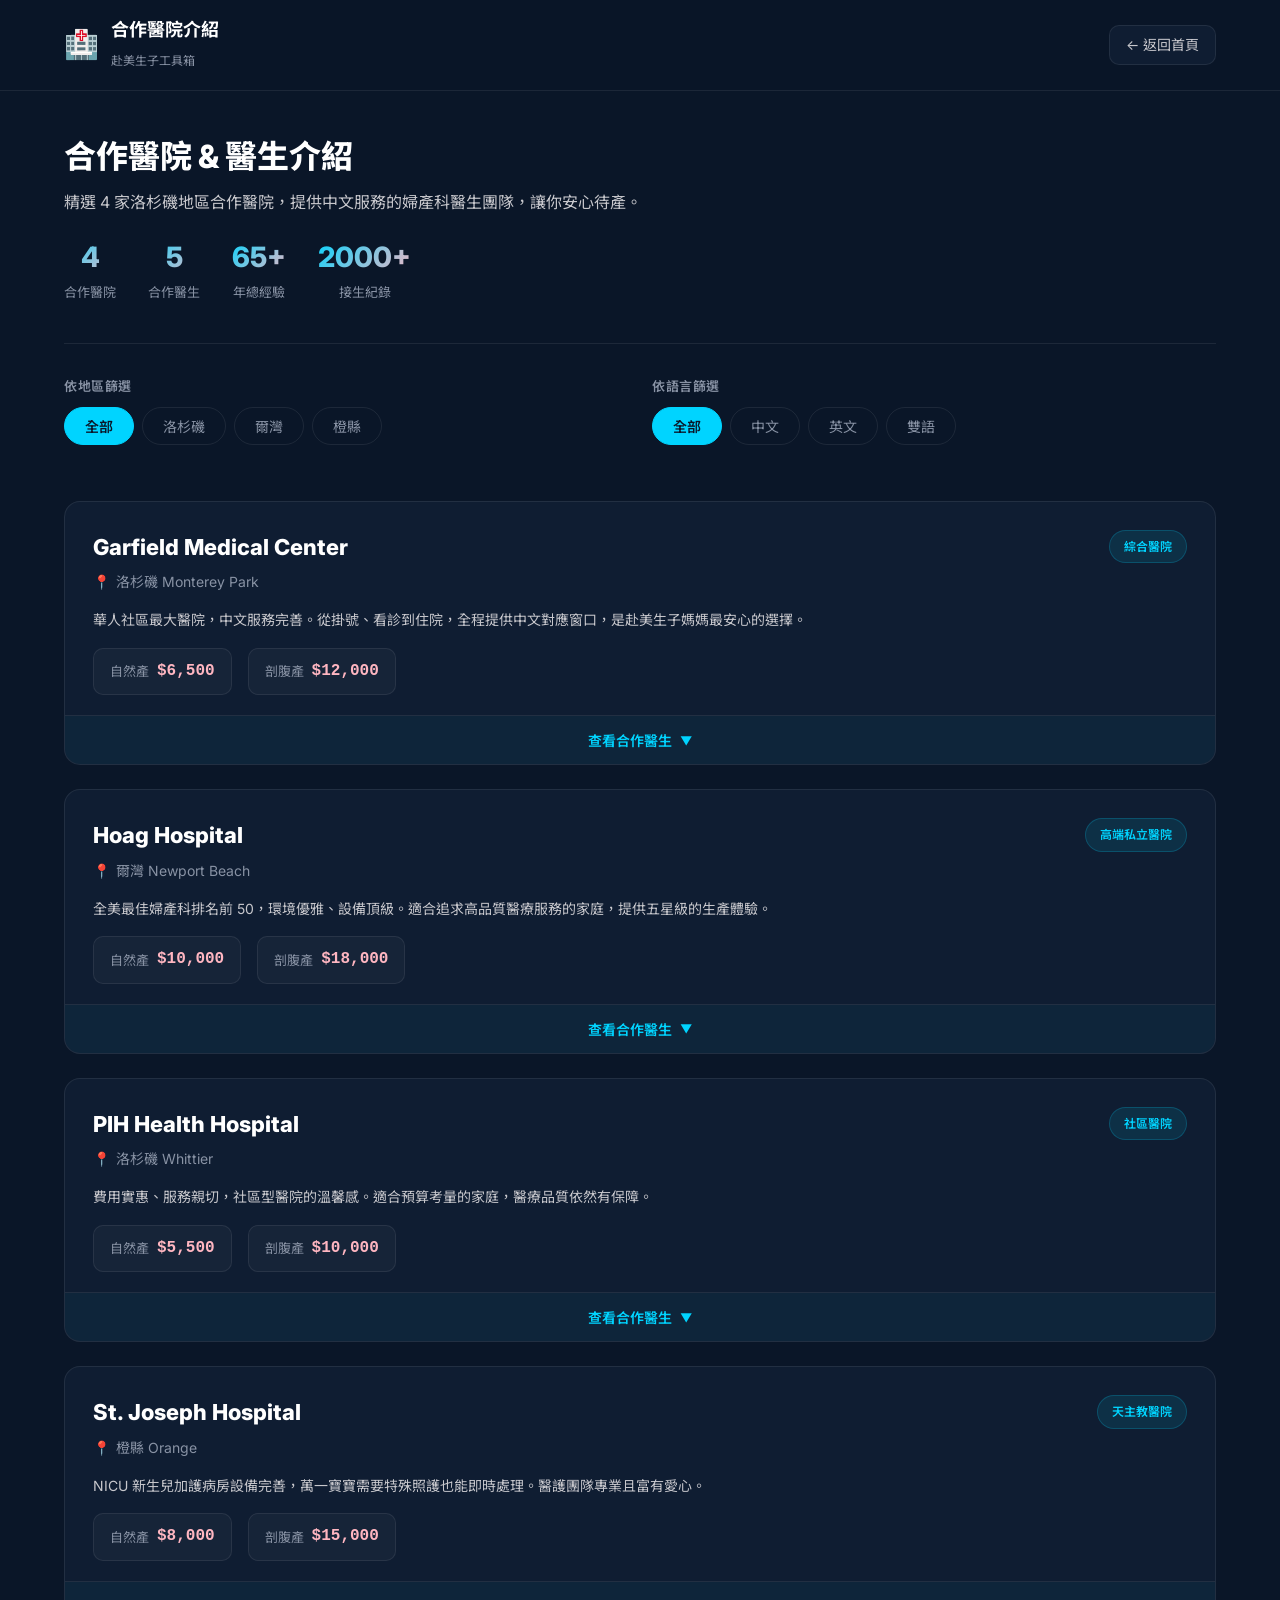
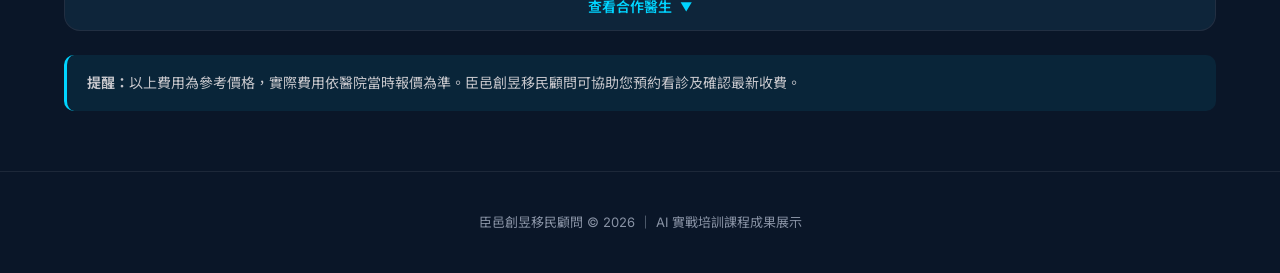
<file: birth-tourism-tools/tools/hospitals.html>
<!DOCTYPE html>
<html lang="zh-TW">
<head>
  <meta charset="UTF-8">
  <meta name="viewport" content="width=device-width, initial-scale=1.0">
  <title>合作醫院介紹 — 赴美生子工具箱</title>
  <meta name="description" content="瀏覽美國合作醫院和婦產科醫生的詳細介紹，包含專長、語言能力、經驗年資和費用參考。">
  <link rel="preconnect" href="https://fonts.googleapis.com">
  <link href="https://fonts.googleapis.com/css2?family=Inter:wght@400;600;700;800&family=Noto+Sans+TC:wght@400;500;700&display=swap" rel="stylesheet">
  <link rel="stylesheet" href="../css/style.css">
  <style>
    /* === 醫院頁面專用樣式 === */

    .filter-section {
      margin-bottom: 32px;
    }

    .filter-section .filter-label {
      font-size: 13px;
      font-weight: 600;
      color: var(--text-muted);
      text-transform: uppercase;
      letter-spacing: 0.5px;
      margin-bottom: 10px;
      display: block;
    }

    .filter-row {
      display: flex;
      gap: 24px;
      flex-wrap: wrap;
      align-items: flex-start;
    }

    .filter-group {
      flex: 1;
      min-width: 240px;
    }

    /* 醫院卡片 */
    .hospital-card {
      background: var(--bg-card);
      border: 1px solid var(--border);
      border-radius: var(--radius);
      margin-bottom: 24px;
      overflow: hidden;
      transition: var(--transition);
    }

    .hospital-card:hover {
      border-color: var(--border-hover);
      box-shadow: var(--shadow-hover);
    }

    .hospital-header {
      padding: 28px 28px 20px;
      border-bottom: 1px solid var(--border);
    }

    .hospital-top {
      display: flex;
      align-items: flex-start;
      justify-content: space-between;
      gap: 16px;
      margin-bottom: 16px;
    }

    .hospital-info {
      flex: 1;
    }

    .hospital-name {
      font-size: 22px;
      font-weight: 800;
      color: var(--text-white);
      margin-bottom: 6px;
    }

    .hospital-location {
      font-size: 14px;
      color: var(--text-muted);
      display: flex;
      align-items: center;
      gap: 6px;
    }

    .hospital-type {
      padding: 6px 14px;
      border-radius: 20px;
      font-size: 12px;
      font-weight: 600;
      white-space: nowrap;
      background: rgba(0, 212, 255, 0.1);
      color: var(--primary);
      border: 1px solid rgba(0, 212, 255, 0.2);
    }

    .hospital-feature {
      font-size: 14px;
      color: var(--text-gray);
      line-height: 1.6;
      margin-bottom: 16px;
    }

    .hospital-pricing {
      display: flex;
      gap: 16px;
      flex-wrap: wrap;
    }

    .price-item {
      display: flex;
      align-items: center;
      gap: 8px;
      padding: 10px 16px;
      background: rgba(255, 255, 255, 0.03);
      border-radius: var(--radius-sm);
      border: 1px solid var(--border);
    }

    .price-label {
      font-size: 13px;
      color: var(--text-muted);
    }

    .price-value {
      font-size: 16px;
      font-weight: 700;
      color: var(--baby-pink);
      font-family: var(--font-mono);
    }

    /* 展開按鈕 */
    .toggle-doctors {
      display: flex;
      align-items: center;
      justify-content: center;
      gap: 8px;
      width: 100%;
      padding: 14px;
      background: rgba(0, 212, 255, 0.04);
      border: none;
      color: var(--primary);
      font-size: 14px;
      font-weight: 600;
      font-family: var(--font-sans);
      cursor: pointer;
      transition: var(--transition);
    }

    .toggle-doctors:hover {
      background: rgba(0, 212, 255, 0.08);
    }

    .toggle-doctors .arrow-icon {
      transition: transform 0.3s ease;
      font-size: 12px;
    }

    .hospital-card.expanded .toggle-doctors .arrow-icon {
      transform: rotate(180deg);
    }

    /* 醫生區塊 */
    .doctors-panel {
      display: none;
      padding: 0 28px 28px;
    }

    .hospital-card.expanded .doctors-panel {
      display: block;
    }

    .doctors-grid {
      display: grid;
      grid-template-columns: repeat(auto-fit, minmax(280px, 1fr));
      gap: 16px;
      margin-top: 20px;
    }

    .doctor-card {
      background: var(--bg-card-hover);
      border: 1px solid var(--border);
      border-radius: var(--radius-sm);
      padding: 20px;
      transition: var(--transition);
    }

    .doctor-card:hover {
      border-color: rgba(255, 182, 193, 0.3);
      box-shadow: 0 4px 20px rgba(255, 182, 193, 0.08);
    }

    .doctor-avatar {
      width: 48px;
      height: 48px;
      border-radius: 50%;
      background: linear-gradient(135deg, var(--primary), var(--baby-pink));
      display: flex;
      align-items: center;
      justify-content: center;
      font-size: 20px;
      font-weight: 700;
      color: var(--bg-deep);
      margin-bottom: 14px;
      flex-shrink: 0;
    }

    .doctor-name {
      font-size: 16px;
      font-weight: 700;
      color: var(--text-white);
      margin-bottom: 4px;
    }

    .doctor-specialty {
      font-size: 13px;
      color: var(--text-muted);
      margin-bottom: 14px;
    }

    .doctor-details {
      display: flex;
      flex-direction: column;
      gap: 8px;
    }

    .doctor-detail {
      display: flex;
      align-items: center;
      gap: 8px;
      font-size: 13px;
      color: var(--text-gray);
    }

    .doctor-detail .detail-icon {
      width: 20px;
      text-align: center;
      flex-shrink: 0;
    }

    .doctor-tags {
      display: flex;
      gap: 6px;
      flex-wrap: wrap;
      margin-top: 14px;
    }

    /* 統計數字 */
    .stats-bar {
      display: flex;
      gap: 32px;
      flex-wrap: wrap;
      padding: 20px 0 8px;
    }

    .stat-item {
      text-align: center;
    }

    .stat-value {
      font-size: 28px;
      font-weight: 800;
      background: linear-gradient(135deg, var(--primary), var(--baby-pink));
      -webkit-background-clip: text;
      -webkit-text-fill-color: transparent;
      background-clip: text;
    }

    .stat-label {
      font-size: 13px;
      color: var(--text-muted);
      margin-top: 2px;
    }

    /* 無結果 */
    .no-results {
      text-align: center;
      padding: 60px 0;
      color: var(--text-muted);
      display: none;
    }

    .no-results .no-icon {
      font-size: 48px;
      margin-bottom: 16px;
      display: block;
    }

    .no-results p {
      font-size: 15px;
    }

    /* RWD */
    @media (max-width: 768px) {
      .hospital-header {
        padding: 20px;
      }

      .hospital-top {
        flex-direction: column;
      }

      .hospital-pricing {
        flex-direction: column;
      }

      .price-item {
        width: 100%;
        justify-content: space-between;
      }

      .doctors-panel {
        padding: 0 20px 20px;
      }

      .doctors-grid {
        grid-template-columns: 1fr;
      }

      .stats-bar {
        gap: 24px;
      }

      .stat-value {
        font-size: 22px;
      }

      .filter-row {
        flex-direction: column;
        gap: 16px;
      }
    }
  </style>
</head>
<body data-page="hospitals">

  <!-- Navbar -->
  <nav class="navbar">
    <div class="container">
      <div class="navbar-brand">
        <span class="icon">🏥</span>
        <div>
          <span>合作醫院介紹</span><br>
          <span class="subtitle">赴美生子工具箱</span>
        </div>
      </div>
      <a href="../index.html" class="navbar-back">← 返回首頁</a>
    </div>
  </nav>

  <!-- Page Header -->
  <div class="container">
    <div class="page-header">
      <h1>合作醫院 & 醫生介紹</h1>
      <p>精選 4 家洛杉磯地區合作醫院，提供中文服務的婦產科醫生團隊，讓你安心待產。</p>

      <!-- 統計 -->
      <div class="stats-bar">
        <div class="stat-item">
          <div class="stat-value">4</div>
          <div class="stat-label">合作醫院</div>
        </div>
        <div class="stat-item">
          <div class="stat-value">5</div>
          <div class="stat-label">合作醫生</div>
        </div>
        <div class="stat-item">
          <div class="stat-value">65+</div>
          <div class="stat-label">年總經驗</div>
        </div>
        <div class="stat-item">
          <div class="stat-value">2000+</div>
          <div class="stat-label">接生紀錄</div>
        </div>
      </div>
    </div>

    <!-- 篩選區 -->
    <div class="filter-section">
      <div class="filter-row">
        <div class="filter-group">
          <span class="filter-label">依地區篩選</span>
          <div class="filter-tabs" id="region-filter">
            <button class="filter-tab active" data-filter="all">全部</button>
            <button class="filter-tab" data-filter="los-angeles">洛杉磯</button>
            <button class="filter-tab" data-filter="irvine">爾灣</button>
            <button class="filter-tab" data-filter="orange-county">橙縣</button>
          </div>
        </div>
        <div class="filter-group">
          <span class="filter-label">依語言篩選</span>
          <div class="filter-tabs" id="language-filter">
            <button class="filter-tab active" data-filter="all">全部</button>
            <button class="filter-tab" data-filter="chinese">中文</button>
            <button class="filter-tab" data-filter="english">英文</button>
            <button class="filter-tab" data-filter="bilingual">雙語</button>
          </div>
        </div>
      </div>
    </div>

    <!-- 醫院列表 -->
    <div id="hospitals-list">

      <!-- 醫院 1: Garfield Medical Center -->
      <div class="hospital-card" data-region="los-angeles" data-languages="bilingual">
        <div class="hospital-header">
          <div class="hospital-top">
            <div class="hospital-info">
              <h2 class="hospital-name">Garfield Medical Center</h2>
              <div class="hospital-location">
                <span>📍</span> 洛杉磯 Monterey Park
              </div>
            </div>
            <span class="hospital-type">綜合醫院</span>
          </div>
          <p class="hospital-feature">華人社區最大醫院，中文服務完善。從掛號、看診到住院，全程提供中文對應窗口，是赴美生子媽媽最安心的選擇。</p>
          <div class="hospital-pricing">
            <div class="price-item">
              <span class="price-label">自然產</span>
              <span class="price-value">$6,500</span>
            </div>
            <div class="price-item">
              <span class="price-label">剖腹產</span>
              <span class="price-value">$12,000</span>
            </div>
          </div>
        </div>
        <button class="toggle-doctors" onclick="toggleDoctors(this)">
          <span>查看合作醫生</span>
          <span class="arrow-icon">▼</span>
        </button>
        <div class="doctors-panel">
          <div class="doctors-grid">

            <!-- Dr. Lisa Chen -->
            <div class="doctor-card" data-lang="bilingual">
              <div class="doctor-avatar">LC</div>
              <div class="doctor-name">Dr. Lisa Chen</div>
              <div class="doctor-specialty">婦產科 Obstetrics & Gynecology</div>
              <div class="doctor-details">
                <div class="doctor-detail">
                  <span class="detail-icon">🗣️</span>
                  <span>中英雙語</span>
                </div>
                <div class="doctor-detail">
                  <span class="detail-icon">⏱️</span>
                  <span>15 年執業經驗</span>
                </div>
                <div class="doctor-detail">
                  <span class="detail-icon">👶</span>
                  <span>接生超過 2,000 位寶寶</span>
                </div>
              </div>
              <div class="doctor-tags">
                <span class="tag tag-cyan">雙語服務</span>
                <span class="tag tag-pink">資深醫師</span>
              </div>
            </div>

            <!-- Dr. James Wang -->
            <div class="doctor-card" data-lang="bilingual">
              <div class="doctor-avatar">JW</div>
              <div class="doctor-name">Dr. James Wang</div>
              <div class="doctor-specialty">婦產科 Obstetrics & Gynecology</div>
              <div class="doctor-details">
                <div class="doctor-detail">
                  <span class="detail-icon">🗣️</span>
                  <span>中英雙語</span>
                </div>
                <div class="doctor-detail">
                  <span class="detail-icon">⏱️</span>
                  <span>10 年執業經驗</span>
                </div>
                <div class="doctor-detail">
                  <span class="detail-icon">👶</span>
                  <span>經驗豐富、細心問診</span>
                </div>
              </div>
              <div class="doctor-tags">
                <span class="tag tag-cyan">雙語服務</span>
                <span class="tag tag-green">親切細心</span>
              </div>
            </div>

          </div>
        </div>
      </div>

      <!-- 醫院 2: Hoag Hospital -->
      <div class="hospital-card" data-region="irvine" data-languages="english">
        <div class="hospital-header">
          <div class="hospital-top">
            <div class="hospital-info">
              <h2 class="hospital-name">Hoag Hospital</h2>
              <div class="hospital-location">
                <span>📍</span> 爾灣 Newport Beach
              </div>
            </div>
            <span class="hospital-type">高端私立醫院</span>
          </div>
          <p class="hospital-feature">全美最佳婦產科排名前 50，環境優雅、設備頂級。適合追求高品質醫療服務的家庭，提供五星級的生產體驗。</p>
          <div class="hospital-pricing">
            <div class="price-item">
              <span class="price-label">自然產</span>
              <span class="price-value">$10,000</span>
            </div>
            <div class="price-item">
              <span class="price-label">剖腹產</span>
              <span class="price-value">$18,000</span>
            </div>
          </div>
        </div>
        <button class="toggle-doctors" onclick="toggleDoctors(this)">
          <span>查看合作醫生</span>
          <span class="arrow-icon">▼</span>
        </button>
        <div class="doctors-panel">
          <div class="doctors-grid">

            <!-- Dr. Sarah Miller -->
            <div class="doctor-card" data-lang="english">
              <div class="doctor-avatar">SM</div>
              <div class="doctor-name">Dr. Sarah Miller</div>
              <div class="doctor-specialty">婦產科 Obstetrics & Gynecology</div>
              <div class="doctor-details">
                <div class="doctor-detail">
                  <span class="detail-icon">🗣️</span>
                  <span>英文</span>
                </div>
                <div class="doctor-detail">
                  <span class="detail-icon">⏱️</span>
                  <span>20 年執業經驗</span>
                </div>
                <div class="doctor-detail">
                  <span class="detail-icon">⚕️</span>
                  <span>高危妊娠專家</span>
                </div>
              </div>
              <div class="doctor-tags">
                <span class="tag tag-orange">高危妊娠</span>
                <span class="tag tag-pink">頂尖專家</span>
              </div>
            </div>

          </div>
        </div>
      </div>

      <!-- 醫院 3: PIH Health Hospital -->
      <div class="hospital-card" data-region="los-angeles" data-languages="bilingual">
        <div class="hospital-header">
          <div class="hospital-top">
            <div class="hospital-info">
              <h2 class="hospital-name">PIH Health Hospital</h2>
              <div class="hospital-location">
                <span>📍</span> 洛杉磯 Whittier
              </div>
            </div>
            <span class="hospital-type">社區醫院</span>
          </div>
          <p class="hospital-feature">費用實惠、服務親切，社區型醫院的溫馨感。適合預算考量的家庭，醫療品質依然有保障。</p>
          <div class="hospital-pricing">
            <div class="price-item">
              <span class="price-label">自然產</span>
              <span class="price-value">$5,500</span>
            </div>
            <div class="price-item">
              <span class="price-label">剖腹產</span>
              <span class="price-value">$10,000</span>
            </div>
          </div>
        </div>
        <button class="toggle-doctors" onclick="toggleDoctors(this)">
          <span>查看合作醫生</span>
          <span class="arrow-icon">▼</span>
        </button>
        <div class="doctors-panel">
          <div class="doctors-grid">

            <!-- Dr. Kevin Lin -->
            <div class="doctor-card" data-lang="bilingual">
              <div class="doctor-avatar">KL</div>
              <div class="doctor-name">Dr. Kevin Lin</div>
              <div class="doctor-specialty">婦產科 Obstetrics & Gynecology</div>
              <div class="doctor-details">
                <div class="doctor-detail">
                  <span class="detail-icon">🗣️</span>
                  <span>中英雙語</span>
                </div>
                <div class="doctor-detail">
                  <span class="detail-icon">⏱️</span>
                  <span>12 年執業經驗</span>
                </div>
                <div class="doctor-detail">
                  <span class="detail-icon">👶</span>
                  <span>問診仔細、耐心溝通</span>
                </div>
              </div>
              <div class="doctor-tags">
                <span class="tag tag-cyan">雙語服務</span>
                <span class="tag tag-green">高 CP 值</span>
              </div>
            </div>

          </div>
        </div>
      </div>

      <!-- 醫院 4: St. Joseph Hospital -->
      <div class="hospital-card" data-region="orange-county" data-languages="bilingual">
        <div class="hospital-header">
          <div class="hospital-top">
            <div class="hospital-info">
              <h2 class="hospital-name">St. Joseph Hospital</h2>
              <div class="hospital-location">
                <span>📍</span> 橙縣 Orange
              </div>
            </div>
            <span class="hospital-type">天主教醫院</span>
          </div>
          <p class="hospital-feature">NICU 新生兒加護病房設備完善，萬一寶寶需要特殊照護也能即時處理。醫護團隊專業且富有愛心。</p>
          <div class="hospital-pricing">
            <div class="price-item">
              <span class="price-label">自然產</span>
              <span class="price-value">$8,000</span>
            </div>
            <div class="price-item">
              <span class="price-label">剖腹產</span>
              <span class="price-value">$15,000</span>
            </div>
          </div>
        </div>
        <button class="toggle-doctors" onclick="toggleDoctors(this)">
          <span>查看合作醫生</span>
          <span class="arrow-icon">▼</span>
        </button>
        <div class="doctors-panel">
          <div class="doctors-grid">

            <!-- Dr. Emily Huang -->
            <div class="doctor-card" data-lang="bilingual">
              <div class="doctor-avatar">EH</div>
              <div class="doctor-name">Dr. Emily Huang</div>
              <div class="doctor-specialty">婦產科 Obstetrics & Gynecology</div>
              <div class="doctor-details">
                <div class="doctor-detail">
                  <span class="detail-icon">🗣️</span>
                  <span>中英雙語</span>
                </div>
                <div class="doctor-detail">
                  <span class="detail-icon">⏱️</span>
                  <span>8 年執業經驗</span>
                </div>
                <div class="doctor-detail">
                  <span class="detail-icon">⚕️</span>
                  <span>微創手術專家</span>
                </div>
              </div>
              <div class="doctor-tags">
                <span class="tag tag-cyan">雙語服務</span>
                <span class="tag tag-orange">微創手術</span>
              </div>
            </div>

          </div>
        </div>
      </div>

    </div>

    <!-- 無結果 -->
    <div class="no-results" id="no-results">
      <span class="no-icon">🔍</span>
      <p>沒有符合篩選條件的醫院，請調整篩選條件。</p>
    </div>

    <!-- 提示 -->
    <div class="info-box tip">
      <strong>提醒：</strong>以上費用為參考價格，實際費用依醫院當時報價為準。臣邑創昱移民顧問可協助您預約看診及確認最新收費。
    </div>

  </div>

  <!-- Footer -->
  <footer class="footer">
    <p>臣邑創昱移民顧問 &copy; 2026 ｜ AI 實戰培訓課程成果展示</p>
  </footer>

  <script src="../js/main.js"></script>
  <script>
    // === 醫院頁面篩選邏輯 ===

    // 目前的篩選狀態
    let currentRegion = 'all';
    let currentLanguage = 'all';

    // 初始化地區篩選
    initFilterTabs('region-filter', function(filter) {
      currentRegion = filter;
      applyFilters();
    });

    // 初始化語言篩選
    initFilterTabs('language-filter', function(filter) {
      currentLanguage = filter;
      applyFilters();
    });

    // 套用篩選
    function applyFilters() {
      const cards = document.querySelectorAll('.hospital-card');
      let visibleCount = 0;

      cards.forEach(function(card) {
        const region = card.dataset.region;
        const languages = card.dataset.languages;

        // 地區篩選
        const regionMatch = currentRegion === 'all' || region === currentRegion;

        // 語言篩選
        let langMatch = currentLanguage === 'all';
        if (!langMatch) {
          // bilingual 同時符合 chinese 和 bilingual
          if (currentLanguage === 'chinese') {
            langMatch = languages === 'bilingual' || languages === 'chinese';
          } else if (currentLanguage === 'english') {
            langMatch = languages === 'english' || languages === 'bilingual';
          } else if (currentLanguage === 'bilingual') {
            langMatch = languages === 'bilingual';
          }
        }

        if (regionMatch && langMatch) {
          card.style.display = '';
          visibleCount++;

          // 淡入動畫
          card.style.opacity = '0';
          card.style.transform = 'translateY(10px)';
          setTimeout(function() {
            card.style.transition = 'all 0.4s ease';
            card.style.opacity = '1';
            card.style.transform = 'translateY(0)';
          }, 50);
        } else {
          card.style.display = 'none';
        }
      });

      // 顯示/隱藏無結果提示
      var noResults = document.getElementById('no-results');
      noResults.style.display = visibleCount === 0 ? 'block' : 'none';
    }

    // 展開/收合醫生面板
    function toggleDoctors(btn) {
      var card = btn.closest('.hospital-card');
      card.classList.toggle('expanded');
      var span = btn.querySelector('span:first-child');
      if (card.classList.contains('expanded')) {
        span.textContent = '收合醫生資訊';
      } else {
        span.textContent = '查看合作醫生';
      }
    }

    // 頁面載入動畫
    document.addEventListener('DOMContentLoaded', function() {
      var cards = document.querySelectorAll('.hospital-card');
      cards.forEach(function(card, i) {
        card.style.opacity = '0';
        card.style.transform = 'translateY(20px)';
        setTimeout(function() {
          card.style.transition = 'all 0.5s ease';
          card.style.opacity = '1';
          card.style.transform = 'translateY(0)';
        }, 150 + i * 100);
      });
    });
  </script>
</body>
</html>
</file>
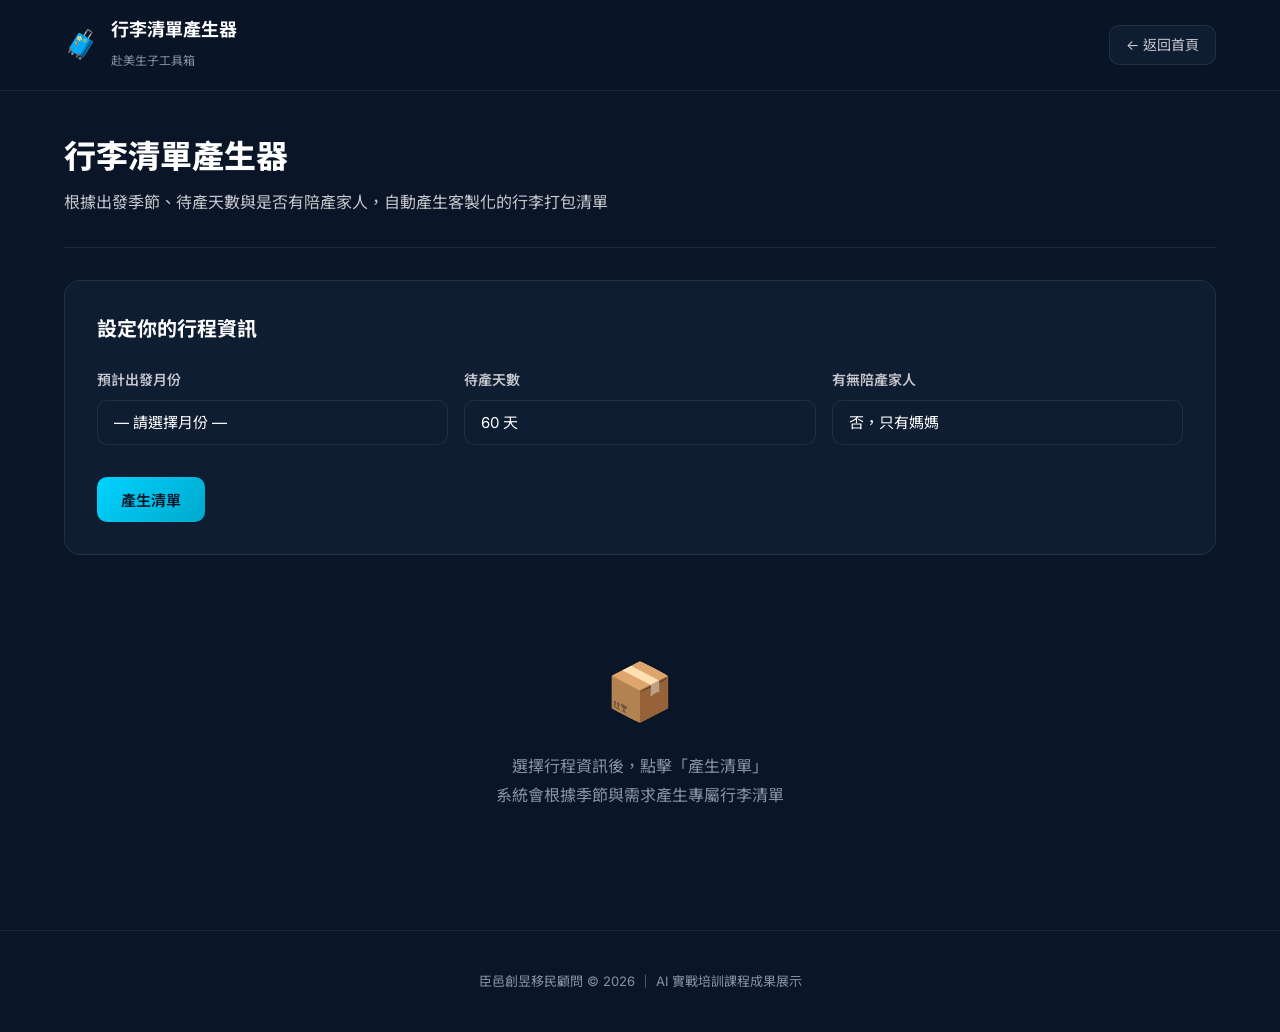
<file: birth-tourism-tools/tools/packing-list.html>
<!DOCTYPE html>
<html lang="zh-TW">
<head>
  <meta charset="UTF-8">
  <meta name="viewport" content="width=device-width, initial-scale=1.0">
  <title>行李清單產生器 — 赴美生子工具箱</title>
  <meta name="description" content="根據季節、待產天數和陪產人數，自動生成客製化的赴美待產行李打包清單。">
  <link rel="preconnect" href="https://fonts.googleapis.com">
  <link href="https://fonts.googleapis.com/css2?family=Inter:wght@400;600;700;800&family=Noto+Sans+TC:wght@400;500;700&display=swap" rel="stylesheet">
  <link rel="stylesheet" href="../css/style.css">
  <style>
    /* === 行李清單頁面專屬樣式 === */
    .input-section {
      background: var(--bg-card);
      border: 1px solid var(--border);
      border-radius: var(--radius);
      padding: 32px;
      margin-bottom: 32px;
    }

    .input-section h2 {
      font-size: 20px;
      font-weight: 700;
      margin-bottom: 24px;
      color: var(--text-white);
    }

    .generate-btn-row {
      display: flex;
      align-items: center;
      gap: 16px;
      margin-top: 8px;
    }

    .season-hint {
      font-size: 14px;
      color: var(--baby-pink);
      font-weight: 600;
    }

    /* 結果區 */
    .result-area {
      display: none;
    }

    .result-area.visible {
      display: block;
    }

    .progress-section {
      background: var(--bg-card);
      border: 1px solid var(--border);
      border-radius: var(--radius);
      padding: 24px;
      margin-bottom: 24px;
    }

    .progress-section h3 {
      font-size: 16px;
      font-weight: 700;
      margin-bottom: 12px;
      color: var(--text-white);
    }

    .progress-stats {
      display: flex;
      justify-content: space-between;
      align-items: center;
      margin-bottom: 8px;
    }

    .progress-stats .label {
      font-size: 14px;
      color: var(--text-gray);
    }

    /* 分類區塊 */
    .category-section {
      display: none;
      margin-bottom: 32px;
    }

    .category-section.active {
      display: block;
    }

    .category-header {
      display: flex;
      align-items: center;
      gap: 12px;
      margin-bottom: 16px;
    }

    .category-header .cat-icon {
      font-size: 28px;
    }

    .category-header h3 {
      font-size: 18px;
      font-weight: 700;
      color: var(--text-white);
    }

    .category-header .cat-count {
      font-size: 13px;
      color: var(--text-muted);
      margin-left: auto;
    }

    /* 新增項目 */
    .add-item-row {
      display: flex;
      gap: 8px;
      margin-top: 12px;
    }

    .add-item-row input {
      flex: 1;
      padding: 10px 14px;
      border: 1px solid var(--border);
      border-radius: var(--radius-sm);
      background: var(--bg-deep);
      color: var(--text-white);
      font-size: 14px;
      font-family: var(--font-sans);
      transition: var(--transition);
    }

    .add-item-row input:focus {
      outline: none;
      border-color: var(--primary);
      box-shadow: 0 0 0 3px rgba(0, 212, 255, 0.1);
    }

    .add-item-row input::placeholder {
      color: var(--text-muted);
    }

    .add-item-row .btn {
      padding: 10px 16px;
      font-size: 14px;
      white-space: nowrap;
    }

    /* 刪除按鈕（自訂項目用） */
    .checklist-item .delete-btn {
      width: 28px;
      height: 28px;
      border: none;
      background: transparent;
      color: var(--text-muted);
      font-size: 16px;
      cursor: pointer;
      border-radius: 50%;
      display: flex;
      align-items: center;
      justify-content: center;
      transition: var(--transition);
      flex-shrink: 0;
    }

    .checklist-item .delete-btn:hover {
      background: rgba(255, 107, 53, 0.15);
      color: var(--accent);
    }

    /* 清單操作區 */
    .list-actions {
      display: flex;
      gap: 12px;
      margin-bottom: 24px;
      flex-wrap: wrap;
    }

    /* 季節提示標籤 */
    .season-tag {
      display: inline-flex;
      align-items: center;
      gap: 6px;
      padding: 6px 14px;
      border-radius: 20px;
      font-size: 13px;
      font-weight: 600;
      margin-bottom: 16px;
    }

    .season-tag.spring { background: rgba(76, 175, 80, 0.15); color: #66BB6A; }
    .season-tag.summer { background: rgba(255, 107, 53, 0.15); color: var(--accent); }
    .season-tag.fall   { background: rgba(255, 152, 0, 0.15); color: #FFB74D; }
    .season-tag.winter { background: rgba(0, 212, 255, 0.15); color: var(--primary); }

    /* 空狀態 */
    .empty-state {
      text-align: center;
      padding: 60px 20px;
      color: var(--text-muted);
    }

    .empty-state .icon {
      font-size: 56px;
      display: block;
      margin-bottom: 16px;
    }

    .empty-state p {
      font-size: 16px;
      line-height: 1.8;
    }

    @media (max-width: 768px) {
      .input-section {
        padding: 24px 16px;
      }

      .generate-btn-row {
        flex-direction: column;
        align-items: stretch;
      }

      .season-hint {
        text-align: center;
      }

      .add-item-row {
        flex-direction: column;
      }

      .list-actions {
        flex-direction: column;
      }

      .list-actions .btn {
        width: 100%;
      }
    }
  </style>
</head>
<body data-page="packing-list">

  <!-- Navbar -->
  <nav class="navbar">
    <div class="container">
      <div class="navbar-brand">
        <span class="icon">🧳</span>
        <div>
          <span>行李清單產生器</span><br>
          <span class="subtitle">赴美生子工具箱</span>
        </div>
      </div>
      <a href="../index.html" class="navbar-back">← 返回首頁</a>
    </div>
  </nav>

  <div class="container">

    <!-- Page Header -->
    <div class="page-header">
      <h1>行李清單產生器</h1>
      <p>根據出發季節、待產天數與是否有陪產家人，自動產生客製化的行李打包清單</p>
    </div>

    <!-- 輸入區 -->
    <div class="input-section">
      <h2>設定你的行程資訊</h2>
      <div class="form-row">
        <div class="form-group">
          <label for="departMonth">預計出發月份</label>
          <select id="departMonth">
            <option value="">— 請選擇月份 —</option>
            <option value="1">1 月</option>
            <option value="2">2 月</option>
            <option value="3">3 月</option>
            <option value="4">4 月</option>
            <option value="5">5 月</option>
            <option value="6">6 月</option>
            <option value="7">7 月</option>
            <option value="8">8 月</option>
            <option value="9">9 月</option>
            <option value="10">10 月</option>
            <option value="11">11 月</option>
            <option value="12">12 月</option>
          </select>
        </div>
        <div class="form-group">
          <label for="stayDays">待產天數</label>
          <select id="stayDays">
            <option value="30">30 天</option>
            <option value="45">45 天</option>
            <option value="60" selected>60 天</option>
            <option value="90">90 天</option>
          </select>
        </div>
        <div class="form-group">
          <label for="hasCompanion">有無陪產家人</label>
          <select id="hasCompanion">
            <option value="no">否，只有媽媽</option>
            <option value="yes">是，有家人陪產</option>
          </select>
        </div>
      </div>
      <div class="generate-btn-row">
        <button class="btn btn-primary" id="generateBtn">產生清單</button>
        <span class="season-hint" id="seasonHint"></span>
      </div>
    </div>

    <!-- 空狀態 -->
    <div class="empty-state" id="emptyState">
      <span class="icon">📦</span>
      <p>選擇行程資訊後，點擊「產生清單」<br>系統會根據季節與需求產生專屬行李清單</p>
    </div>

    <!-- 結果區 -->
    <div class="result-area" id="resultArea">

      <!-- 進度條 -->
      <div class="progress-section">
        <h3>打包進度</h3>
        <div class="progress-stats">
          <span class="label" id="progressLabel">準備開始打包...</span>
          <span class="progress-text"></span>
        </div>
        <div class="progress-bar">
          <div class="fill" style="width: 0%"></div>
        </div>
      </div>

      <!-- 操作按鈕 -->
      <div class="list-actions">
        <button class="btn btn-outline" id="resetBtn">重置全部勾選</button>
        <button class="btn btn-outline" id="regenerateBtn">重新產生清單</button>
      </div>

      <!-- 季節提示 -->
      <div id="seasonTag"></div>

      <!-- Filter Tabs -->
      <div class="filter-tabs" id="filterTabs"></div>

      <!-- 分類區域（動態生成） -->
      <div id="categorySections"></div>

    </div>
  </div>

  <!-- Footer -->
  <footer class="footer">
    <p>臣邑創昱移民顧問 &copy; 2026 ｜ AI 實戰培訓課程成果展示</p>
  </footer>

  <script src="../js/main.js"></script>
  <script>
  // ===== 行李清單產生器邏輯 =====
  (() => {
    // --- 資料定義 ---
    const CATEGORIES = {
      documents: {
        icon: '📄',
        name: '證件文件',
        items: [
          { title: '護照（正本＋影本各 2 份）', desc: '確認效期超過 6 個月' },
          { title: '美國簽證影本', desc: 'B1/B2 簽證頁影印' },
          { title: 'DS-160 確認頁', desc: '面試確認頁列印保存' },
          { title: '醫療紀錄 / 產檢報告', desc: '英文版產檢紀錄、超音波報告' },
          { title: '醫療保險文件', desc: '保險卡、保單號碼、理賠聯絡方式' },
          { title: '現金（美金）+ 信用卡', desc: '建議攜帶 USD 2,000-3,000 現金' },
          { title: '月子中心入住確認單', desc: '預訂確認信、地址、聯絡人' },
          { title: '來回機票電子確認單', desc: '列印或手機截圖備用' },
          { title: '台灣身份證影本', desc: '辦理寶寶證件時可能需要' },
          { title: '戶籍謄本（英文版）', desc: '可至戶政事務所申請' }
        ]
      },
      momClothes: {
        icon: '👗',
        name: '媽媽衣物',
        getItems(season) {
          const base = [
            { title: '孕婦裝 3-5 套', desc: '舒適透氣、方便穿脫' },
            { title: '哺乳衣 3-4 件', desc: '前開扣或側開設計' },
            { title: '月子服 / 居家服 2-3 套', desc: '棉質寬鬆舒適' },
            { title: '內衣褲（孕婦 / 哺乳）', desc: '哺乳內衣 3-4 件、免洗內褲備用' },
            { title: '室內拖鞋', desc: '月子中心室內使用' },
            { title: '外出鞋（好穿脫）', desc: '低跟防滑、產檢外出用' },
            { title: '襪子 5-6 雙', desc: '月子期間保暖用' },
            { title: '產後束腹帶', desc: '產後使用，可當地購買' }
          ];
          if (season === 'summer') {
            base.push(
              { title: '薄外套 / 防曬外套', desc: '室內冷氣強，室外需防曬' },
              { title: '防曬用品', desc: '防曬乳、遮陽帽、太陽眼鏡' },
              { title: '短袖短褲 2-3 套', desc: '加州夏天炎熱' }
            );
          } else if (season === 'winter') {
            base.push(
              { title: '羽絨衣 / 厚外套', desc: '洛杉磯冬天早晚溫差大' },
              { title: '保暖衛生衣褲', desc: '怕冷的媽媽必備' },
              { title: '圍巾 / 毛帽', desc: '外出保暖用' }
            );
          } else if (season === 'spring') {
            base.push(
              { title: '薄外套 / 針織衫', desc: '春天早晚涼，洋蔥式穿搭' },
              { title: '長褲 2-3 件', desc: '彈性腰圍孕婦褲' }
            );
          } else {
            base.push(
              { title: '薄外套 + 厚外套各一', desc: '秋天溫差大，需備兩種厚度' },
              { title: '長褲 2-3 件', desc: '彈性腰圍孕婦褲' }
            );
          }
          return base;
        }
      },
      babyItems: {
        icon: '👶',
        name: '寶寶用品',
        items: [
          { title: '新生兒衣服 x5', desc: '紗布衣 / 包屁衣（0-3M）' },
          { title: '包巾 x2', desc: '純棉包巾，新生兒必備' },
          { title: '嬰兒安全座椅', desc: '美國法規要求，可當地購買或租借' },
          { title: '奶瓶 x2-3', desc: '可先帶少量，當地品牌選擇多' },
          { title: '尿布（少量）', desc: '帶 1 小包即可，當地 Costco 買更便宜' },
          { title: '濕紙巾 1 包', desc: '隨身攜帶，當地再補貨' },
          { title: '嬰兒帽 x2', desc: '新生兒保暖用' },
          { title: '嬰兒襪 x3-5 雙', desc: '小尺寸新生兒襪' },
          { title: '小毯子 x1', desc: '輕薄透氣，回程飛機上用' },
          { title: '奶嘴 x2', desc: '安撫用，可依需求攜帶' }
        ]
      },
      dailyItems: {
        icon: '🧴',
        name: '生活用品',
        items: [
          { title: '盥洗用品', desc: '牙刷、牙膏、洗面乳（可帶旅行組）' },
          { title: '洗髮精 / 沐浴乳', desc: '小瓶裝先用，當地再買大瓶' },
          { title: '毛巾 x2', desc: '看月子中心是否提供' },
          { title: '吹風機', desc: '確認月子中心是否提供，美國電壓 120V' },
          { title: '萬用轉接頭', desc: '台灣插頭通常免轉，但三孔需轉接' },
          { title: '延長線 / 排插', desc: '充電設備多時很實用' },
          { title: '保溫瓶', desc: '月子期間喝熱水用' },
          { title: '護膚品 / 乳液', desc: '美國氣候乾燥，保濕很重要' },
          { title: '口罩', desc: '醫院產檢、搭機使用' },
          { title: '指甲剪（嬰兒用）', desc: '新生兒指甲長很快' },
          { title: '常用藥品', desc: '個人處方藥、腸胃藥、感冒藥' }
        ]
      },
      electronics: {
        icon: '📱',
        name: '電子設備',
        items: [
          { title: '手機 + 充電器', desc: '充電線建議帶 2 條' },
          { title: '筆電 / 平板', desc: '追劇、處理事務用' },
          { title: '相機', desc: '記錄寶寶出生的珍貴時刻' },
          { title: '行動電源', desc: '10,000mAh 以上，隨身不托運' },
          { title: '萬用轉接頭（USB）', desc: '多孔 USB 充電器最方便' },
          { title: '耳機', desc: '搭機、休息時使用' },
          { title: '記憶卡 / 隨身碟', desc: '備份照片影片用' }
        ]
      }
    };

    const COMPANION_ITEMS = {
      icon: '👨‍👩‍👧',
      name: '陪產者',
      items: [
        { title: '陪產者護照＋簽證影本', desc: '確認簽證效期' },
        { title: '衣物 5-7 套', desc: '依季節準備，當地可再購買' },
        { title: '盥洗用品', desc: '牙刷、刮鬍刀等個人用品' },
        { title: '拖鞋', desc: '室內使用' },
        { title: '運動鞋', desc: '外出採買、散步用' },
        { title: '個人藥品', desc: '處方藥記得帶' },
        { title: '娛樂物品', desc: '書、筆電、Switch 等' },
        { title: '駕照（台灣 + 國際駕照）', desc: '美國租車自駕用' }
      ]
    };

    const SEASON_ICONS = { spring: '🌸', summer: '☀️', fall: '🍂', winter: '❄️' };

    // --- 狀態 ---
    let currentConfig = null;
    let packingData = {}; // { categoryKey: [{ title, desc, checked, custom }] }

    // --- DOM ---
    const departMonth = document.getElementById('departMonth');
    const stayDays = document.getElementById('stayDays');
    const hasCompanion = document.getElementById('hasCompanion');
    const generateBtn = document.getElementById('generateBtn');
    const seasonHint = document.getElementById('seasonHint');
    const emptyState = document.getElementById('emptyState');
    const resultArea = document.getElementById('resultArea');
    const filterTabs = document.getElementById('filterTabs');
    const categorySections = document.getElementById('categorySections');
    const resetBtn = document.getElementById('resetBtn');
    const regenerateBtn = document.getElementById('regenerateBtn');
    const seasonTagEl = document.getElementById('seasonTag');

    // --- 事件 ---
    departMonth.addEventListener('change', updateSeasonHint);
    generateBtn.addEventListener('click', handleGenerate);
    resetBtn.addEventListener('click', handleReset);
    regenerateBtn.addEventListener('click', () => {
      // 清除舊資料，重新產生
      const pageId = document.body.dataset.page || 'default';
      localStorage.removeItem(`packing-data-${pageId}`);
      localStorage.removeItem(`packing-config-${pageId}`);
      localStorage.removeItem(`checklist-${pageId}`);
      handleGenerate();
    });

    // --- 初始化：載入上次設定 ---
    initFromStorage();

    function initFromStorage() {
      const pageId = document.body.dataset.page || 'default';
      const savedConfig = localStorage.getItem(`packing-config-${pageId}`);
      const savedData = localStorage.getItem(`packing-data-${pageId}`);

      if (savedConfig && savedData) {
        currentConfig = JSON.parse(savedConfig);
        packingData = JSON.parse(savedData);

        // 還原表單值
        departMonth.value = currentConfig.month;
        stayDays.value = currentConfig.days;
        hasCompanion.value = currentConfig.companion ? 'yes' : 'no';

        updateSeasonHint();
        renderResult();
      }
    }

    function updateSeasonHint() {
      const m = parseInt(departMonth.value);
      if (!m) {
        seasonHint.textContent = '';
        return;
      }
      const s = getSeason(m);
      const icon = SEASON_ICONS[s];
      seasonHint.textContent = `${icon} 美國當地為${seasonName(s)}，衣物將依季節調整`;
    }

    function handleGenerate() {
      const month = parseInt(departMonth.value);
      if (!month) {
        departMonth.focus();
        departMonth.style.borderColor = 'var(--accent)';
        setTimeout(() => { departMonth.style.borderColor = ''; }, 2000);
        return;
      }

      const days = parseInt(stayDays.value);
      const companion = hasCompanion.value === 'yes';
      const season = getSeason(month);

      currentConfig = { month, days, companion, season };

      // 建構清單資料
      packingData = {};

      Object.keys(CATEGORIES).forEach(key => {
        const cat = CATEGORIES[key];
        let items;
        if (typeof cat.getItems === 'function') {
          items = cat.getItems(season);
        } else {
          items = [...cat.items];
        }
        packingData[key] = items.map(it => ({
          title: it.title,
          desc: it.desc,
          checked: false,
          custom: false
        }));
      });

      // 陪產者
      if (companion) {
        packingData['companion'] = COMPANION_ITEMS.items.map(it => ({
          title: it.title,
          desc: it.desc,
          checked: false,
          custom: false
        }));
      }

      // 依天數調整提示
      if (days >= 60) {
        // 加長期提示項目到生活用品
        packingData.dailyItems.push({
          title: '洗衣精（小瓶）',
          desc: `待產 ${days} 天，建議自備或當地購買`,
          checked: false,
          custom: false
        });
      }
      if (days >= 90) {
        packingData.dailyItems.push({
          title: '居家清潔用品',
          desc: '長期住宿，基本清潔用品可當地採購',
          checked: false,
          custom: false
        });
      }

      saveToStorage();
      renderResult();
    }

    function renderResult() {
      emptyState.style.display = 'none';
      resultArea.classList.add('visible');

      const season = currentConfig.season;

      // 季節標籤
      seasonTagEl.innerHTML = `
        <span class="season-tag ${season}">
          ${SEASON_ICONS[season]} 出發季節：${seasonName(season)}（${currentConfig.month} 月）
          ｜待產 ${currentConfig.days} 天
          ${currentConfig.companion ? '｜有陪產家人' : ''}
        </span>
      `;

      // 建立分類順序
      const categoryKeys = Object.keys(packingData);
      const categoryMeta = {};
      Object.keys(CATEGORIES).forEach(k => {
        const c = CATEGORIES[k];
        categoryMeta[k] = { icon: c.icon, name: c.name };
      });
      if (packingData['companion']) {
        categoryMeta['companion'] = { icon: COMPANION_ITEMS.icon, name: COMPANION_ITEMS.name };
      }

      // Filter Tabs
      filterTabs.innerHTML = `
        <button class="filter-tab active" data-filter="all">全部</button>
        ${categoryKeys.map(key => `
          <button class="filter-tab" data-filter="${key}">${categoryMeta[key].icon} ${categoryMeta[key].name}</button>
        `).join('')}
      `;

      // 分類內容
      categorySections.innerHTML = '';
      categoryKeys.forEach(key => {
        const meta = categoryMeta[key];
        const items = packingData[key];
        const section = document.createElement('div');
        section.className = 'category-section active';
        section.dataset.category = key;

        let itemsHtml = items.map((item, idx) => `
          <div class="checklist-item" data-cat="${key}" data-idx="${idx}">
            <div class="check-box"></div>
            <div class="checklist-label">
              <div class="title">${item.title}</div>
              <div class="desc">${item.desc}</div>
            </div>
            ${item.custom ? `<button class="delete-btn" data-cat="${key}" data-idx="${idx}" title="刪除">&times;</button>` : ''}
          </div>
        `).join('');

        section.innerHTML = `
          <div class="category-header">
            <span class="cat-icon">${meta.icon}</span>
            <h3>${meta.name}</h3>
            <span class="cat-count">${items.length} 項</span>
          </div>
          <div class="checklist-container" id="checklist-${key}">
            ${itemsHtml}
          </div>
          <div class="add-item-row">
            <input type="text" placeholder="新增自訂項目..." data-cat="${key}">
            <button class="btn btn-outline add-custom-btn" data-cat="${key}">+ 新增</button>
          </div>
        `;

        categorySections.appendChild(section);
      });

      // 恢復勾選狀態
      restoreCheckedState();

      // 綁定事件
      bindChecklistEvents();
      bindFilterEvents();
      bindAddItemEvents();
      bindDeleteEvents();

      updatePackingProgress();
    }

    function restoreCheckedState() {
      document.querySelectorAll('.checklist-item').forEach(el => {
        const cat = el.dataset.cat;
        const idx = parseInt(el.dataset.idx);
        if (packingData[cat] && packingData[cat][idx] && packingData[cat][idx].checked) {
          el.classList.add('checked');
        }
      });
    }

    function bindChecklistEvents() {
      document.querySelectorAll('.checklist-item').forEach(el => {
        el.addEventListener('click', (e) => {
          // 忽略刪除按鈕點擊
          if (e.target.closest('.delete-btn')) return;

          el.classList.toggle('checked');
          const cat = el.dataset.cat;
          const idx = parseInt(el.dataset.idx);
          if (packingData[cat] && packingData[cat][idx]) {
            packingData[cat][idx].checked = el.classList.contains('checked');
          }
          saveToStorage();
          updatePackingProgress();
        });
      });
    }

    function bindFilterEvents() {
      filterTabs.querySelectorAll('.filter-tab').forEach(tab => {
        tab.addEventListener('click', () => {
          filterTabs.querySelectorAll('.filter-tab').forEach(t => t.classList.remove('active'));
          tab.classList.add('active');

          const filter = tab.dataset.filter;
          document.querySelectorAll('.category-section').forEach(sec => {
            if (filter === 'all' || sec.dataset.category === filter) {
              sec.classList.add('active');
            } else {
              sec.classList.remove('active');
            }
          });
        });
      });
    }

    function bindAddItemEvents() {
      document.querySelectorAll('.add-custom-btn').forEach(btn => {
        const cat = btn.dataset.cat;
        const input = btn.parentElement.querySelector('input');

        const addItem = () => {
          const val = input.value.trim();
          if (!val) return;

          packingData[cat].push({
            title: val,
            desc: '自訂項目',
            checked: false,
            custom: true
          });

          input.value = '';
          saveToStorage();
          renderResult();
        };

        btn.addEventListener('click', addItem);
        input.addEventListener('keydown', (e) => {
          if (e.key === 'Enter') addItem();
        });
      });
    }

    function bindDeleteEvents() {
      document.querySelectorAll('.delete-btn').forEach(btn => {
        btn.addEventListener('click', (e) => {
          e.stopPropagation();
          const cat = btn.dataset.cat;
          const idx = parseInt(btn.dataset.idx);

          packingData[cat].splice(idx, 1);
          saveToStorage();
          renderResult();
        });
      });
    }

    function updatePackingProgress() {
      let total = 0;
      let checked = 0;

      Object.values(packingData).forEach(items => {
        items.forEach(it => {
          total++;
          if (it.checked) checked++;
        });
      });

      const pct = total === 0 ? 0 : Math.round((checked / total) * 100);

      const fill = document.querySelector('.progress-bar .fill');
      const text = document.querySelector('.progress-text');
      const label = document.getElementById('progressLabel');

      if (fill) fill.style.width = pct + '%';
      if (text) text.textContent = `${checked} / ${total} 完成 (${pct}%)`;

      if (label) {
        if (pct === 0) label.textContent = '準備開始打包吧！';
        else if (pct < 30) label.textContent = '加油，繼續打包中...';
        else if (pct < 60) label.textContent = '已經過半了，很棒！';
        else if (pct < 90) label.textContent = '快完成了，再加把勁！';
        else if (pct < 100) label.textContent = '最後幾樣了！';
        else label.textContent = '全部準備完成，可以出發了！';
      }

      // 更新各分類計數
      document.querySelectorAll('.category-section').forEach(sec => {
        const cat = sec.dataset.category;
        if (packingData[cat]) {
          const countEl = sec.querySelector('.cat-count');
          const catChecked = packingData[cat].filter(it => it.checked).length;
          const catTotal = packingData[cat].length;
          if (countEl) {
            countEl.textContent = `${catChecked} / ${catTotal} 項`;
          }
        }
      });
    }

    function handleReset() {
      if (!confirm('確定要重置所有勾選？已打包的項目將全部取消。')) return;

      Object.values(packingData).forEach(items => {
        items.forEach(it => { it.checked = false; });
      });

      document.querySelectorAll('.checklist-item').forEach(el => {
        el.classList.remove('checked');
      });

      saveToStorage();
      updatePackingProgress();
    }

    function saveToStorage() {
      const pageId = document.body.dataset.page || 'default';
      localStorage.setItem(`packing-config-${pageId}`, JSON.stringify(currentConfig));
      localStorage.setItem(`packing-data-${pageId}`, JSON.stringify(packingData));
    }
  })();
  </script>

</body>
</html>
</file>
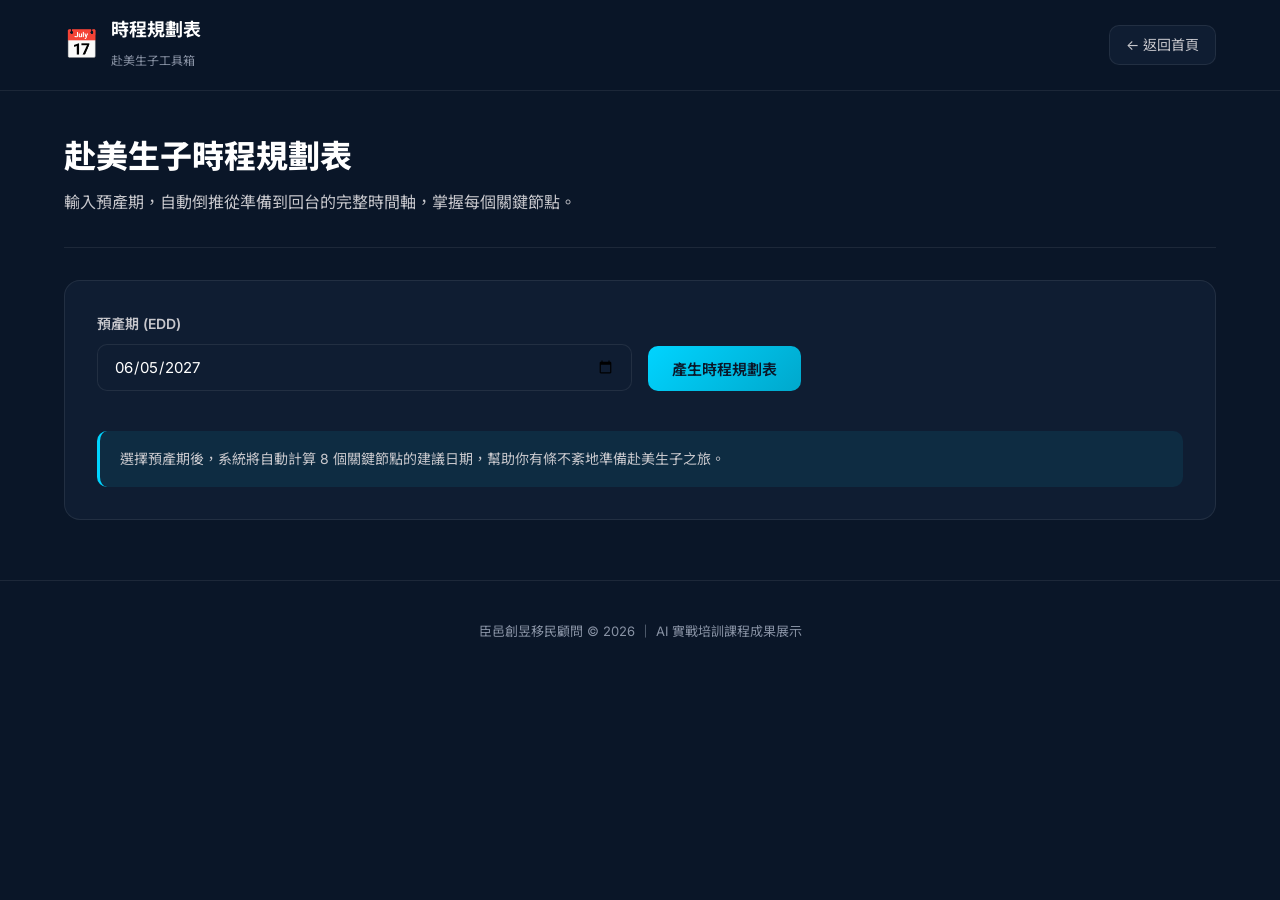
<file: birth-tourism-tools/tools/timeline-planner.html>
<!DOCTYPE html>
<html lang="zh-TW">
<head>
  <meta charset="UTF-8">
  <meta name="viewport" content="width=device-width, initial-scale=1.0">
  <title>時程規劃表 — 赴美生子工具箱</title>
  <meta name="description" content="輸入預產期，自動倒推簽證、出發、待產、生產、證件辦理到回台的完整時間軸。">
  <link rel="preconnect" href="https://fonts.googleapis.com">
  <link href="https://fonts.googleapis.com/css2?family=Inter:wght@400;600;700;800&family=Noto+Sans+TC:wght@400;500;700&display=swap" rel="stylesheet">
  <link rel="stylesheet" href="../css/style.css">
  <style>
    /* 頁面專屬樣式 */
    .input-section {
      background: var(--bg-card);
      border: 1px solid var(--border);
      border-radius: var(--radius);
      padding: 32px;
      margin-bottom: 40px;
    }

    .input-section .form-row {
      align-items: end;
    }

    .timeline-wrapper {
      display: none;
      animation: fadeInUp 0.5s ease;
    }

    .timeline-wrapper.visible {
      display: block;
    }

    @keyframes fadeInUp {
      from {
        opacity: 0;
        transform: translateY(20px);
      }
      to {
        opacity: 1;
        transform: translateY(0);
      }
    }

    .timeline-item {
      transition: var(--transition);
    }

    .timeline-item:hover {
      transform: translateX(4px);
    }

    .timeline-item h4 .step-number {
      display: inline-block;
      width: 24px;
      height: 24px;
      line-height: 24px;
      text-align: center;
      border-radius: 50%;
      background: var(--primary);
      color: var(--bg-deep);
      font-size: 12px;
      font-weight: 700;
      margin-right: 8px;
      vertical-align: middle;
    }

    .timeline-item .detail ul {
      list-style: none;
      padding: 0;
      margin: 0;
    }

    .timeline-item .detail ul li {
      padding: 6px 0;
      border-bottom: 1px solid var(--border);
      display: flex;
      align-items: flex-start;
      gap: 8px;
    }

    .timeline-item .detail ul li:last-child {
      border-bottom: none;
    }

    .timeline-item .detail ul li .check-icon {
      color: var(--primary);
      flex-shrink: 0;
      margin-top: 2px;
    }

    .timeline-item .detail .tip-box {
      margin-top: 12px;
      padding: 12px 16px;
      background: rgba(0, 212, 255, 0.06);
      border-left: 3px solid var(--primary);
      border-radius: 0 var(--radius-sm) var(--radius-sm) 0;
      font-size: 13px;
      color: var(--text-muted);
    }

    .timeline-item .detail .warning-box {
      margin-top: 12px;
      padding: 12px 16px;
      background: rgba(255, 107, 53, 0.06);
      border-left: 3px solid var(--accent);
      border-radius: 0 var(--radius-sm) var(--radius-sm) 0;
      font-size: 13px;
      color: var(--text-muted);
    }

    .timeline-item .tag {
      margin-left: 8px;
      vertical-align: middle;
    }

    .timeline-summary {
      display: grid;
      grid-template-columns: repeat(auto-fit, minmax(200px, 1fr));
      gap: 16px;
      margin-bottom: 32px;
    }

    .summary-card {
      background: var(--bg-card);
      border: 1px solid var(--border);
      border-radius: var(--radius-sm);
      padding: 20px;
      text-align: center;
    }

    .summary-card .label {
      font-size: 13px;
      color: var(--text-muted);
      margin-bottom: 4px;
    }

    .summary-card .value {
      font-size: 22px;
      font-weight: 700;
      color: var(--primary);
    }

    .summary-card .value.pink {
      color: var(--baby-pink);
    }

    .summary-card .value.orange {
      color: var(--accent);
    }

    .toggle-hint {
      text-align: center;
      font-size: 13px;
      color: var(--text-muted);
      margin-bottom: 24px;
    }

    /* 點擊展開指標 */
    .timeline-item .expand-icon {
      float: right;
      font-size: 14px;
      color: var(--text-muted);
      transition: var(--transition);
    }

    .timeline-item.open .expand-icon {
      transform: rotate(90deg);
      color: var(--primary);
    }

    /* 列印 */
    .btn-group {
      display: flex;
      gap: 12px;
      flex-wrap: wrap;
      margin-top: 20px;
    }

    @media print {
      .navbar, .input-section, .btn-group, .toggle-hint, .footer { display: none; }
      .timeline-wrapper { display: block !important; }
      .timeline-item .detail { display: block !important; }
      body { background: #fff; color: #333; }
      .timeline::before { background: #ccc; }
      .timeline-item::before { background: #666; border-color: #fff; }
      .summary-card { border: 1px solid #ddd; }
      .summary-card .value, .summary-card .value.pink, .summary-card .value.orange { color: #333; }
    }
  </style>
</head>
<body data-page="timeline-planner">

  <!-- Navbar -->
  <nav class="navbar">
    <div class="container">
      <div class="navbar-brand">
        <span class="icon">📅</span>
        <div>
          <span>時程規劃表</span><br>
          <span class="subtitle">赴美生子工具箱</span>
        </div>
      </div>
      <a href="../index.html" class="navbar-back">← 返回首頁</a>
    </div>
  </nav>

  <div class="container">

    <!-- Page Header -->
    <div class="page-header">
      <h1>赴美生子時程規劃表</h1>
      <p>輸入預產期，自動倒推從準備到回台的完整時間軸，掌握每個關鍵節點。</p>
    </div>

    <!-- 輸入區 -->
    <div class="input-section">
      <div class="form-row">
        <div class="form-group">
          <label for="due-date">預產期 (EDD)</label>
          <input type="date" id="due-date">
        </div>
        <div class="form-group">
          <button class="btn btn-primary" id="btn-generate" onclick="generateTimeline()">
            產生時程規劃表
          </button>
        </div>
      </div>
      <div class="info-box tip" style="margin-top: 16px; margin-bottom: 0;">
        選擇預產期後，系統將自動計算 8 個關鍵節點的建議日期，幫助你有條不紊地準備赴美生子之旅。
      </div>
    </div>

    <!-- 時程結果 -->
    <div class="timeline-wrapper" id="timeline-result">

      <!-- 摘要卡片 -->
      <div class="timeline-summary" id="summary-cards"></div>

      <p class="toggle-hint">點擊各節點可展開 / 收合詳細說明</p>

      <!-- 時間軸 -->
      <div class="timeline" id="timeline-container"></div>

      <!-- 操作按鈕 -->
      <div class="btn-group">
        <button class="btn btn-outline" onclick="expandAll()">展開全部</button>
        <button class="btn btn-outline" onclick="collapseAll()">收合全部</button>
        <button class="btn btn-pink" onclick="window.print()">列印 / 存 PDF</button>
      </div>

    </div>

  </div>

  <!-- Footer -->
  <footer class="footer">
    <p>臣邑創昱移民顧問 &copy; 2026 ｜ AI 實戰培訓課程成果展示</p>
  </footer>

  <script src="../js/main.js"></script>
  <script>
    // 8 個時程節點資料
    const MILESTONES = [
      {
        id: 1,
        title: '開始準備',
        offset: -180, // 預產期 - 6 個月
        icon: '📋',
        tag: { text: '準備期', class: 'tag-cyan' },
        items: [
          '了解赴美生子整體流程與法律規範',
          '評估家庭財務狀況，設定預算範圍',
          '收集月子中心、醫院、保險等資訊',
          '確認護照效期（至少 6 個月以上）',
          '準備存款證明、工作在職證明等文件',
          '諮詢專業移民顧問，確認計畫可行性'
        ],
        tip: '愈早開始準備愈從容。建議同時整理好財力證明（存款餘額建議 50 萬台幣以上），有助於後續簽證面試。'
      },
      {
        id: 2,
        title: '辦理簽證',
        offset: -150, // 預產期 - 5 個月
        icon: '🛂',
        tag: { text: '簽證', class: 'tag-orange' },
        items: [
          '填寫 DS-160 線上簽證申請表',
          '預約 AIT 美國在台協會面試時段',
          '準備面試所需文件：護照、照片、DS-160 確認頁',
          '準備財力證明：存款證明、薪資單、房產證明',
          '準備工作證明：在職證明、名片、公司登記',
          '準備旅行計畫：醫院預約、月子中心訂單、回程機票',
          '練習面試問答（如實告知赴美目的）'
        ],
        tip: '面試時請如實說明赴美生子目的，並準備好已付清或有能力支付醫療費用的證明。美國法律並不禁止赴美生子，誠實是最好的策略。',
        warning: '避免使用旅遊簽證卻不提赴美生子目的，這可能構成簽證詐欺，影響未來入境。'
      },
      {
        id: 3,
        title: '訂機票 + 住宿',
        offset: -120, // 預產期 - 4 個月
        icon: '✈️',
        tag: { text: '預訂', class: 'tag-pink' },
        items: [
          '確認月子中心並支付訂金',
          '購買去程機票（建議選可改期的票種）',
          '購買赴美生子專用保險或確認保險方案',
          '預約美國產檢醫生（OB/GYN）',
          '確認住宿地點與交通方式',
          '開始辦理國際駕照（如需自駕）'
        ],
        tip: '機票建議選擇可免費改期的票種，因為預產期可能會提前或延後。航空公司通常允許孕婦 36 週前搭機。'
      },
      {
        id: 4,
        title: '出發赴美',
        offset: -60, // 預產期 - 2 個月
        icon: '🛫',
        tag: { text: '出發', class: 'tag-orange' },
        items: [
          '確認護照、簽證、機票、保險文件齊全',
          '攜帶所有醫療紀錄和產檢報告（英文版）',
          '準備入境時的文件：醫院預約確認、月子中心合約、回程機票',
          '準備足夠現金和信用卡',
          '確認手機國際漫遊或購買美國 SIM 卡',
          '整理行李（參考行李清單工具）',
          '注意航空公司孕婦搭機規定（通常 36 週前可搭機）'
        ],
        warning: '入境時海關可能詢問赴美目的、停留時間、財力證明。請如實回答，並準備好所有支持文件。切勿攜帶超過 1 萬美元現金未申報。'
      },
      {
        id: 5,
        title: '待產期',
        offsetStart: -60, // 預產期 - 2 個月
        offsetEnd: 0,
        icon: '🤰',
        tag: { text: '待產', class: 'tag-pink' },
        isRange: true,
        items: [
          '抵達後盡快至預約醫生進行首次產檢',
          '每 2 週定期產檢，了解寶寶狀況',
          '熟悉月子中心環境與周邊生活機能',
          '確認醫院位置與緊急就醫路線',
          '準備待產包（住院所需物品）',
          '與醫生討論生產方式偏好（自然產 / 剖腹產）',
          '適當散步、保持良好作息'
        ],
        tip: '美國產檢頻率通常為孕中期每 4 週、孕晚期每 2 週、最後一個月每週。記得每次產檢結果都保留好紀錄。'
      },
      {
        id: 6,
        title: '生產',
        offset: 0,
        icon: '👶',
        tag: { text: '預產期', class: 'tag-green' },
        items: [
          '出現產兆時通知醫生並前往醫院',
          '攜帶護照、保險卡、待產包',
          '自然產住院約 1-2 天，剖腹產約 3-4 天',
          '出院前確認寶寶出生證明 (Birth Certificate) 申請',
          '確認醫院帳單和保險理賠事宜',
          '通知家人報平安'
        ],
        tip: '醫院通常會在出院前協助填寫出生證明申請表。務必確認寶寶的英文名字拼寫正確，因為後續所有證件都以此為準。'
      },
      {
        id: 7,
        title: '坐月子 + 辦證件',
        offsetStart: 0,
        offsetEnd: 30,
        icon: '📑',
        tag: { text: '證件', class: 'tag-cyan' },
        isRange: true,
        items: [
          '申請寶寶出生證明 (Birth Certificate) — 約 1-2 週',
          '申請社會安全號碼 (SSN) — 通常出生登記時一併申請',
          '申請寶寶美國護照 — 需父母雙方到場',
          '到 TECO（駐美代表處）辦理台灣護照',
          '辦理中華民國入國證明書',
          '月子中心坐月子、調養身體',
          '安排寶寶滿月疫苗接種'
        ],
        tip: '美國護照申請需要父母雙方帶寶寶到場。如果一方無法到場，需要公證授權書。建議出生後盡快申請，護照處理約需 4-6 週（加急約 2-3 週）。',
        warning: '所有證件上的名字拼寫必須一致，辦理前請仔細核對。出生證明是所有其他證件的基礎文件。'
      },
      {
        id: 8,
        title: '回台',
        offsetStart: 30,
        offsetEnd: 45,
        icon: '🏠',
        tag: { text: '回台', class: 'tag-green' },
        isRange: true,
        items: [
          '確認寶寶美國護照、台灣護照都已到手',
          '確認寶寶的入國證明書已辦妥',
          '購買或確認回程機票（嬰兒票）',
          '準備寶寶搭機所需物品（奶粉、尿布、換洗衣物）',
          '結清月子中心和醫院所有費用',
          '回台後 30 天內至戶政事務所辦理出生登記',
          '辦理寶寶健保加保'
        ],
        tip: '回台灣後需在 30 天內到戶政事務所辦理出生登記。記得攜帶：出生證明正本（需經駐外代表處驗證）、中文譯本、父母雙方戶籍謄本、身分證。'
      }
    ];

    // 產生時程表
    function generateTimeline() {
      const input = document.getElementById('due-date');
      if (!input.value) {
        input.focus();
        input.style.borderColor = 'var(--accent)';
        setTimeout(() => { input.style.borderColor = ''; }, 2000);
        return;
      }

      const dueDate = new Date(input.value + 'T00:00:00');
      const today = new Date();
      today.setHours(0, 0, 0, 0);

      // 產生摘要卡片
      renderSummary(dueDate, today);

      // 產生時間軸
      renderTimeline(dueDate, today);

      // 顯示結果
      const wrapper = document.getElementById('timeline-result');
      wrapper.classList.add('visible');

      // 捲動到結果
      setTimeout(() => {
        wrapper.scrollIntoView({ behavior: 'smooth', block: 'start' });
      }, 100);
    }

    // 摘要卡片
    function renderSummary(dueDate, today) {
      const container = document.getElementById('summary-cards');
      const daysUntilDue = Math.ceil((dueDate - today) / (1000 * 60 * 60 * 24));
      const startDate = addDays(dueDate, -180);
      const returnDate = addDays(dueDate, 45);
      const totalDays = Math.ceil((returnDate - startDate) / (1000 * 60 * 60 * 24));

      container.innerHTML = `
        <div class="summary-card">
          <div class="label">預產期</div>
          <div class="value pink">${formatDate(dueDate)}</div>
        </div>
        <div class="summary-card">
          <div class="label">距今天數</div>
          <div class="value ${daysUntilDue > 0 ? '' : 'orange'}">${daysUntilDue > 0 ? daysUntilDue + ' 天' : '已過期'}</div>
        </div>
        <div class="summary-card">
          <div class="label">建議赴美日</div>
          <div class="value">${formatDate(addDays(dueDate, -60))}</div>
        </div>
        <div class="summary-card">
          <div class="label">預計回台日</div>
          <div class="value">${formatDate(addDays(dueDate, 45))}</div>
        </div>
      `;
    }

    // 時間軸
    function renderTimeline(dueDate, today) {
      const container = document.getElementById('timeline-container');
      let html = '';

      MILESTONES.forEach(m => {
        // 計算日期
        let dateStr = '';
        let milestoneDate;

        if (m.isRange) {
          const start = addDays(dueDate, m.offsetStart);
          const end = addDays(dueDate, m.offsetEnd);
          dateStr = `${formatDate(start)} ~ ${formatDate(end)}`;
          milestoneDate = start;
        } else {
          milestoneDate = addDays(dueDate, m.offset);
          dateStr = formatDate(milestoneDate);
        }

        // 判斷狀態
        let statusClass = '';
        if (m.isRange) {
          const start = addDays(dueDate, m.offsetStart);
          const end = addDays(dueDate, m.offsetEnd);
          if (today > end) {
            statusClass = 'completed';
          } else if (today >= start && today <= end) {
            statusClass = 'current';
          }
        } else {
          if (today > milestoneDate) {
            statusClass = 'completed';
          } else {
            // 檢查是否是「當前」節點：當前日期在此節點和下一個節點之間
            const idx = MILESTONES.indexOf(m);
            if (idx < MILESTONES.length - 1) {
              const nextDate = MILESTONES[idx + 1].isRange
                ? addDays(dueDate, MILESTONES[idx + 1].offsetStart)
                : addDays(dueDate, MILESTONES[idx + 1].offset);
              if (today >= milestoneDate && today < nextDate) {
                statusClass = 'current';
              }
            } else if (today >= milestoneDate) {
              statusClass = 'current';
            }
          }
        }

        // 計算距離今天的天數
        const daysFromNow = Math.ceil((milestoneDate - today) / (1000 * 60 * 60 * 24));
        let daysLabel = '';
        if (daysFromNow > 0) {
          daysLabel = `（${daysFromNow} 天後）`;
        } else if (daysFromNow === 0) {
          daysLabel = '（今天）';
        } else {
          daysLabel = `（${Math.abs(daysFromNow)} 天前）`;
        }

        // 建立 HTML
        html += `
          <div class="timeline-item ${statusClass}" onclick="this.classList.toggle('open')">
            <span class="expand-icon">▸</span>
            <h4>
              <span class="step-number">${m.id}</span>
              ${m.icon} ${m.title}
              <span class="tag ${m.tag.class}">${m.tag.text}</span>
            </h4>
            <div class="date">${dateStr} ${daysLabel}</div>
            <div class="detail">
              <ul>
                ${m.items.map(item => `
                  <li>
                    <span class="check-icon">✓</span>
                    <span>${item}</span>
                  </li>
                `).join('')}
              </ul>
              ${m.tip ? `<div class="tip-box">💡 <strong>小提醒：</strong>${m.tip}</div>` : ''}
              ${m.warning ? `<div class="warning-box">⚠️ <strong>注意：</strong>${m.warning}</div>` : ''}
            </div>
          </div>
        `;
      });

      container.innerHTML = html;
    }

    // 展開全部
    function expandAll() {
      document.querySelectorAll('.timeline-item').forEach(item => {
        item.classList.add('open');
      });
    }

    // 收合全部
    function collapseAll() {
      document.querySelectorAll('.timeline-item').forEach(item => {
        item.classList.remove('open');
      });
    }

    // 即時計算：選日期就更新
    document.getElementById('due-date').addEventListener('change', generateTimeline);

    // 預設預產期：6 個月後
    (function setDefaultDate() {
      const input = document.getElementById('due-date');
      const future = new Date();
      future.setMonth(future.getMonth() + 6);
      const y = future.getFullYear();
      const m = String(future.getMonth() + 1).padStart(2, '0');
      const d = String(future.getDate()).padStart(2, '0');
      input.value = `${y}-${m}-${d}`;
    })();
  </script>

</body>
</html>
</file>
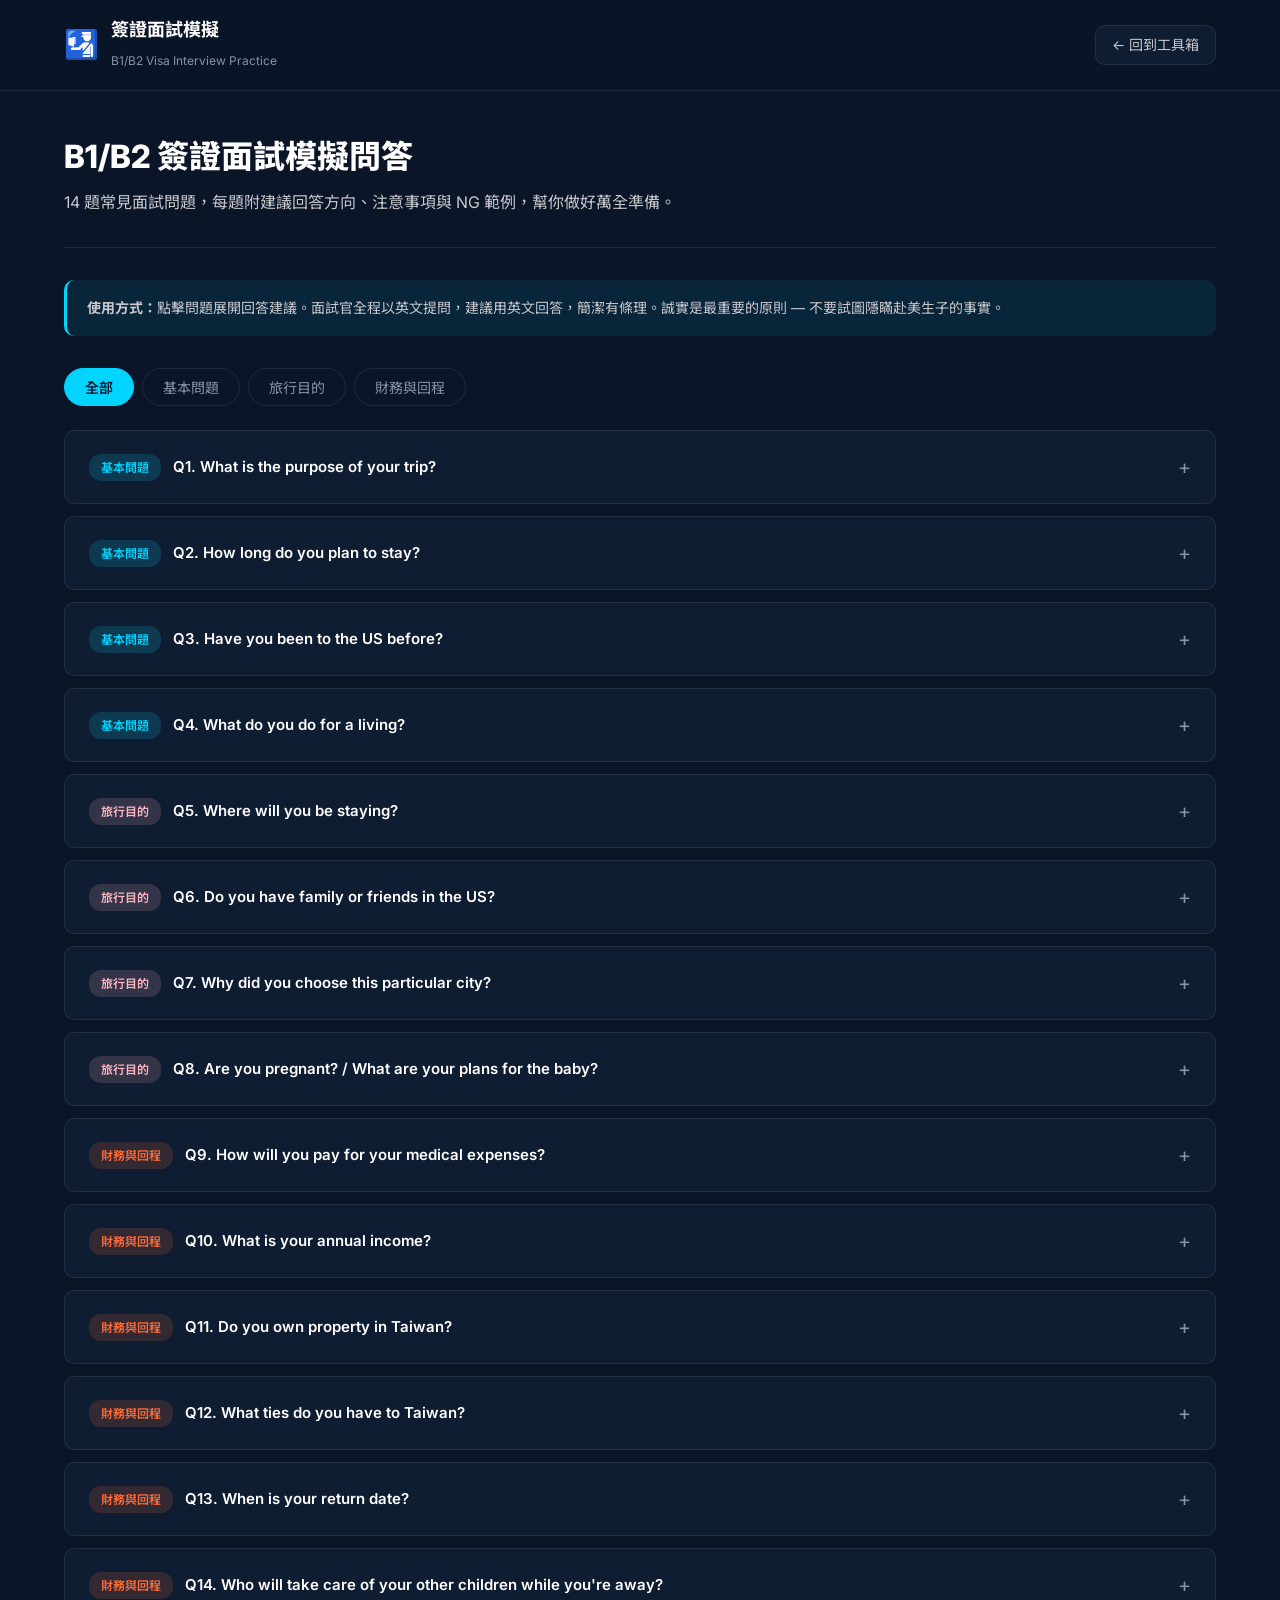
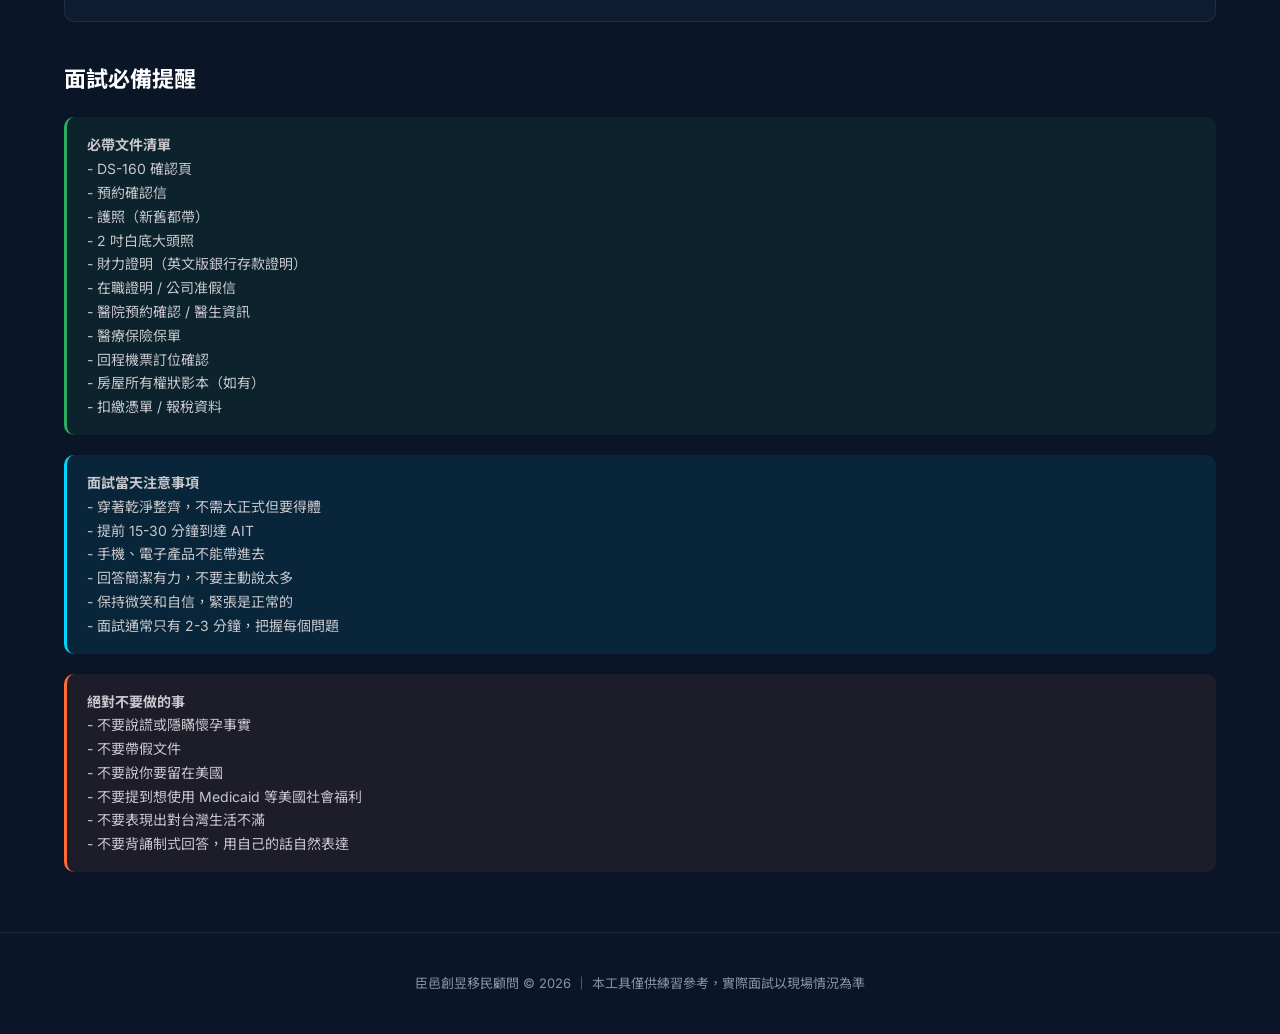
<file: birth-tourism-tools/tools/visa-practice.html>
<!DOCTYPE html>
<html lang="zh-TW">
<head>
  <meta charset="UTF-8">
  <meta name="viewport" content="width=device-width, initial-scale=1.0">
  <title>簽證面試模擬 — 赴美生子工具箱</title>
  <meta name="description" content="B1/B2 簽證面試常見問題互動練習，含建議回答方向、注意事項和 NG 回答範例。">
  <link rel="preconnect" href="https://fonts.googleapis.com">
  <link href="https://fonts.googleapis.com/css2?family=Inter:wght@400;600;700;800&family=Noto+Sans+TC:wght@400;500;700&display=swap" rel="stylesheet">
  <link rel="stylesheet" href="../css/style.css">
</head>
<body data-page="visa-practice">

  <!-- Navbar -->
  <nav class="navbar">
    <div class="container">
      <div class="navbar-brand">
        <span class="icon">🛂</span>
        <div>
          <span>簽證面試模擬</span><br>
          <span class="subtitle">B1/B2 Visa Interview Practice</span>
        </div>
      </div>
      <a href="../index.html" class="navbar-back">← 回到工具箱</a>
    </div>
  </nav>

  <!-- Page Header -->
  <div class="container">
    <div class="page-header">
      <h1>B1/B2 簽證面試模擬問答</h1>
      <p>14 題常見面試問題，每題附建議回答方向、注意事項與 NG 範例，幫你做好萬全準備。</p>
    </div>

    <!-- 使用提示 -->
    <div class="info-box tip" style="margin-bottom: 32px;">
      <strong>使用方式：</strong>點擊問題展開回答建議。面試官全程以英文提問，建議用英文回答，簡潔有條理。誠實是最重要的原則 — 不要試圖隱瞞赴美生子的事實。
    </div>

    <!-- Filter Tabs -->
    <div class="filter-tabs" id="visaFilterTabs">
      <button class="filter-tab active" data-filter="all">全部</button>
      <button class="filter-tab" data-filter="basic">基本問題</button>
      <button class="filter-tab" data-filter="purpose">旅行目的</button>
      <button class="filter-tab" data-filter="finance">財務與回程</button>
    </div>

    <!-- Accordion Questions -->
    <div id="questionsContainer">

      <!-- ===== 基本問題 ===== -->

      <!-- Q1 -->
      <div class="accordion-item" data-category="basic">
        <div class="accordion-header">
          <h4><span class="tag tag-cyan">基本問題</span> &nbsp; Q1. What is the purpose of your trip?</h4>
          <span class="toggle">+</span>
        </div>
        <div class="accordion-body">
          <div class="info-box success">
            <strong>建議回答方向</strong><br>
            誠實說明旅遊目的。如果是赴美待產，直接表明：「I'm planning to travel to the United States to give birth. I've arranged for medical care and have the financial means to cover all expenses.」準備好醫療預約文件、財力證明、保險資料等支持文件。
          </div>
          <div class="info-box tip">
            <strong>注意事項</strong><br>
            - 在美國生小孩並不違法，不需要隱瞞<br>
            - 面試官重點看的是你有沒有能力自費、會不會佔用美國社會福利<br>
            - 表現出「計畫完善、自費能力充足」的態度最重要
          </div>
          <div class="info-box warning">
            <strong>避免這樣回答</strong><br>
            - 「Just traveling / sightseeing.」（明顯懷孕卻說觀光，會被認為說謊）<br>
            - 「I want my baby to have US citizenship.」（不要把公民身分當主要目的）<br>
            - 含糊不清、閃爍其詞的回答
          </div>
        </div>
      </div>

      <!-- Q2 -->
      <div class="accordion-item" data-category="basic">
        <div class="accordion-header">
          <h4><span class="tag tag-cyan">基本問題</span> &nbsp; Q2. How long do you plan to stay?</h4>
          <span class="toggle">+</span>
        </div>
        <div class="accordion-body">
          <div class="info-box success">
            <strong>建議回答方向</strong><br>
            給出具體天數和日期：「I plan to stay for about 3 months, from [date] to [date]. I've already booked my return flight on [date].」說明入境和離境的時間，越具體越好。
          </div>
          <div class="info-box tip">
            <strong>注意事項</strong><br>
            - 最好已經有回程機票，可以出示訂位確認<br>
            - 待產天數通常 2-3 個月，說明預產期和產後恢復期<br>
            - 不需要停留超過必要時間，產後 4-6 週即可回台
          </div>
          <div class="info-box warning">
            <strong>避免這樣回答</strong><br>
            - 「I'm not sure yet.」（沒有計畫 = 可能不想回來）<br>
            - 「As long as possible.」（暗示有移民傾向）<br>
            - 說停留 6 個月以上卻無法說明合理原因
          </div>
        </div>
      </div>

      <!-- Q3 -->
      <div class="accordion-item" data-category="basic">
        <div class="accordion-header">
          <h4><span class="tag tag-cyan">基本問題</span> &nbsp; Q3. Have you been to the US before?</h4>
          <span class="toggle">+</span>
        </div>
        <div class="accordion-body">
          <div class="info-box success">
            <strong>建議回答方向</strong><br>
            如實回答。去過的話說明時間和目的：「Yes, I visited Los Angeles in 2023 for sightseeing, and I stayed for two weeks.」沒去過也沒關係，坦白說「No, this will be my first time.」
          </div>
          <div class="info-box tip">
            <strong>注意事項</strong><br>
            - 有良好的旅行紀錄（按時離境）是加分項<br>
            - 如果有其他國家的旅行經驗也可以補充，展示你是負責任的旅客<br>
            - 面試官可以查到你的出入境紀錄，不要說謊
          </div>
          <div class="info-box warning">
            <strong>避免這樣回答</strong><br>
            - 虛報去過的次數或目的<br>
            - 如果之前有逾期停留的紀錄卻不提，被查到會更不利<br>
            - 回答太長、扯太遠，保持簡潔即可
          </div>
        </div>
      </div>

      <!-- Q4 -->
      <div class="accordion-item" data-category="basic">
        <div class="accordion-header">
          <h4><span class="tag tag-cyan">基本問題</span> &nbsp; Q4. What do you do for a living?</h4>
          <span class="toggle">+</span>
        </div>
        <div class="accordion-body">
          <div class="info-box success">
            <strong>建議回答方向</strong><br>
            清楚說明職業、公司名稱和年資：「I work as a marketing manager at [Company Name]. I've been with the company for 5 years.」如果是自營業者，說明公司規模和經營項目。
          </div>
          <div class="info-box tip">
            <strong>注意事項</strong><br>
            - 穩定的工作 = 回台灣的強力動機<br>
            - 如果有在職證明或公司准假信，帶著備用<br>
            - 配偶的工作也可以一併說明，展示家庭經濟穩定
          </div>
          <div class="info-box warning">
            <strong>避免這樣回答</strong><br>
            - 「I'm between jobs.」（沒工作 = 回台動機不足）<br>
            - 「Housewife / I don't work.」（如果是全職媽媽，改強調配偶的工作和家庭經濟能力）<br>
            - 誇大職位或收入，面試官可能要求看證明文件
          </div>
        </div>
      </div>

      <!-- ===== 旅行目的 ===== -->

      <!-- Q5 -->
      <div class="accordion-item" data-category="purpose">
        <div class="accordion-header">
          <h4><span class="tag tag-pink">旅行目的</span> &nbsp; Q5. Where will you be staying?</h4>
          <span class="toggle">+</span>
        </div>
        <div class="accordion-body">
          <div class="info-box success">
            <strong>建議回答方向</strong><br>
            說明具體的住宿安排：「I'll be staying at a confinement center / Airbnb / hotel in [city]. Here's the booking confirmation.」有地址和聯絡方式更好。
          </div>
          <div class="info-box tip">
            <strong>注意事項</strong><br>
            - 月子中心的話，說明是合法經營的設施<br>
            - 帶著住宿預訂確認或月子中心合約<br>
            - 如果住在親友家，說明對方的身分和住址
          </div>
          <div class="info-box warning">
            <strong>避免這樣回答</strong><br>
            - 「I haven't decided yet.」（沒有住宿安排 = 計畫不周全）<br>
            - 無法提供任何住宿相關文件或資訊<br>
            - 說住在不認識的人家裡
          </div>
        </div>
      </div>

      <!-- Q6 -->
      <div class="accordion-item" data-category="purpose">
        <div class="accordion-header">
          <h4><span class="tag tag-pink">旅行目的</span> &nbsp; Q6. Do you have family or friends in the US?</h4>
          <span class="toggle">+</span>
        </div>
        <div class="accordion-body">
          <div class="info-box success">
            <strong>建議回答方向</strong><br>
            如實回答。有的話說明關係：「Yes, my cousin lives in Los Angeles. She'll help me with daily needs during my stay.」沒有也沒關係：「No, but I've arranged professional care through a confinement center.」
          </div>
          <div class="info-box tip">
            <strong>注意事項</strong><br>
            - 有親友在美國不是壞事，但重點是你有沒有回台計畫<br>
            - 如果親友有合法身分（公民/綠卡），可以說明<br>
            - 不要暗示你要依靠在美國的親友長期生活
          </div>
          <div class="info-box warning">
            <strong>避免這樣回答</strong><br>
            - 明明有親友卻說沒有（面試官會查 DS-160 表格的資料）<br>
            - 「My whole family is there.」（暗示你也想留下來）<br>
            - 說太多關於親友在美國生活多好的內容
          </div>
        </div>
      </div>

      <!-- Q7 -->
      <div class="accordion-item" data-category="purpose">
        <div class="accordion-header">
          <h4><span class="tag tag-pink">旅行目的</span> &nbsp; Q7. Why did you choose this particular city?</h4>
          <span class="toggle">+</span>
        </div>
        <div class="accordion-body">
          <div class="info-box success">
            <strong>建議回答方向</strong><br>
            給出合理的原因：「I chose Los Angeles because of the excellent medical facilities, comfortable climate, and the availability of Chinese-speaking medical staff.」也可以提到有認識的人可以協助照應。
          </div>
          <div class="info-box tip">
            <strong>注意事項</strong><br>
            - 常見選擇：洛杉磯（氣候好、華人資源多）、爾灣（環境安全）、塞班島（免簽）<br>
            - 強調醫療品質和安全考量，而非「為了拿身分」<br>
            - 如果已經預約了特定醫院或醫生，可以作為佐證
          </div>
          <div class="info-box warning">
            <strong>避免這樣回答</strong><br>
            - 「Because many Taiwanese go there to have babies.」（不要強調這是產業鏈）<br>
            - 「I heard it's easy to get in.」（暗示在鑽漏洞）<br>
            - 完全說不出為什麼選這個城市
          </div>
        </div>
      </div>

      <!-- Q8 -->
      <div class="accordion-item" data-category="purpose">
        <div class="accordion-header">
          <h4><span class="tag tag-pink">旅行目的</span> &nbsp; Q8. Are you pregnant? / What are your plans for the baby?</h4>
          <span class="toggle">+</span>
        </div>
        <div class="accordion-body">
          <div class="info-box success">
            <strong>建議回答方向</strong><br>
            這是最關鍵的問題，一定要誠實。「Yes, I'm currently [X] weeks pregnant. I plan to deliver at [Hospital Name] with Dr. [Name]. I've prepaid the hospital deposit and have comprehensive medical insurance. After the baby is born and all documents are processed, we'll return to Taiwan.」
          </div>
          <div class="info-box tip">
            <strong>注意事項</strong><br>
            - 最核心的重點：展示你已做好完整規劃且有能力自費<br>
            - 準備以下文件：醫院預約確認、醫生資訊、醫療保險、預繳收據<br>
            - 明確表示寶寶出生後會帶回台灣，在台灣撫養<br>
            - 強調不會使用 Medicaid 等美國社會福利
          </div>
          <div class="info-box warning">
            <strong>避免這樣回答</strong><br>
            - 明顯懷孕卻否認（面試官看得出來，說謊 = 直接拒簽）<br>
            - 「I want my baby to be American.」（不要把國籍當成主要動機）<br>
            - 「I'll figure out the medical stuff when I get there.」（沒有計畫 = 可能佔用福利）<br>
            - 無法說明如何支付醫療費用
          </div>
        </div>
      </div>

      <!-- ===== 財務與回程 ===== -->

      <!-- Q9 -->
      <div class="accordion-item" data-category="finance">
        <div class="accordion-header">
          <h4><span class="tag tag-orange">財務與回程</span> &nbsp; Q9. How will you pay for your medical expenses?</h4>
          <span class="toggle">+</span>
        </div>
        <div class="accordion-body">
          <div class="info-box success">
            <strong>建議回答方向</strong><br>
            具體說明付費方式：「I've already prepaid a deposit of $[amount] to the hospital. I also have travel medical insurance that covers pregnancy-related expenses. Here are my bank statements showing sufficient funds.」展示財力證明。
          </div>
          <div class="info-box tip">
            <strong>注意事項</strong><br>
            - 帶著英文版的銀行存款證明（至少 3-6 個月）<br>
            - 醫療保險保單影本（確認涵蓋生產費用）<br>
            - 醫院預繳收據或付款計畫<br>
            - 美國生產費用約 $8,000-$15,000（自然產），展示你有足夠存款
          </div>
          <div class="info-box warning">
            <strong>避免這樣回答</strong><br>
            - 「I'll apply for Medicaid.」（這是面試官最忌諱的回答，= 佔用社福）<br>
            - 「My friend will help me pay.」（無法證明的財源）<br>
            - 拿不出任何財力證明文件
          </div>
        </div>
      </div>

      <!-- Q10 -->
      <div class="accordion-item" data-category="finance">
        <div class="accordion-header">
          <h4><span class="tag tag-orange">財務與回程</span> &nbsp; Q10. What is your annual income?</h4>
          <span class="toggle">+</span>
        </div>
        <div class="accordion-body">
          <div class="info-box success">
            <strong>建議回答方向</strong><br>
            提供具體數字並準備證明：「My annual income is approximately NT$[amount], which is about US$[amount]. I can show you my tax returns and pay stubs.」如果是雙薪家庭，加上配偶收入。
          </div>
          <div class="info-box tip">
            <strong>注意事項</strong><br>
            - 帶著最近一年的扣繳憑單或報稅資料<br>
            - 如果有其他收入來源（租金、投資等），也可以一併說明<br>
            - 重點是展示收入穩定且足以負擔旅行和醫療費用<br>
            - 配偶的收入證明也帶著
          </div>
          <div class="info-box warning">
            <strong>避免這樣回答</strong><br>
            - 虛報收入（面試官可能要求看證明文件）<br>
            - 「I don't know exactly.」（對自己的財務狀況不清楚 = 不可信）<br>
            - 收入明顯不足以負擔旅行費用卻堅持要去
          </div>
        </div>
      </div>

      <!-- Q11 -->
      <div class="accordion-item" data-category="finance">
        <div class="accordion-header">
          <h4><span class="tag tag-orange">財務與回程</span> &nbsp; Q11. Do you own property in Taiwan?</h4>
          <span class="toggle">+</span>
        </div>
        <div class="accordion-body">
          <div class="info-box success">
            <strong>建議回答方向</strong><br>
            有的話大方說明：「Yes, I own an apartment in Taipei. Here's the property deed.」沒有也可以說明其他連結：「I don't own property, but I have a stable job and my parents live here.」
          </div>
          <div class="info-box tip">
            <strong>注意事項</strong><br>
            - 不動產是回台灣的最強動機之一<br>
            - 帶著房屋所有權狀影本或房貸繳款證明<br>
            - 如果有車輛，也是資產證明的一部分<br>
            - 即使是和家人共有，也可以說明
          </div>
          <div class="info-box warning">
            <strong>避免這樣回答</strong><br>
            - 「No, I don't own anything.」然後也說不出其他回台理由<br>
            - 虛報有房產卻拿不出證明<br>
            - 對自己的資產狀況含糊其詞
          </div>
        </div>
      </div>

      <!-- Q12 -->
      <div class="accordion-item" data-category="finance">
        <div class="accordion-header">
          <h4><span class="tag tag-orange">財務與回程</span> &nbsp; Q12. What ties do you have to Taiwan?</h4>
          <span class="toggle">+</span>
        </div>
        <div class="accordion-body">
          <div class="info-box success">
            <strong>建議回答方向</strong><br>
            列舉你和台灣的連結：「I have strong ties to Taiwan — my job, my home, and my family are all here. My parents and my older child are in Taiwan. I have no intention of staying in the US beyond my planned trip.」
          </div>
          <div class="info-box tip">
            <strong>注意事項</strong><br>
            - 常見的連結包括：工作、房產、家人（父母/子女/配偶）、銀行帳戶、社會保險<br>
            - 越多連結越好，代表你有充分理由回台灣<br>
            - 這題是面試官判斷「移民傾向」的核心問題<br>
            - 如果配偶留在台灣工作，這是非常強的回台動機
          </div>
          <div class="info-box warning">
            <strong>避免這樣回答</strong><br>
            - 「Nothing much, really.」（等於告訴面試官你不會回來）<br>
            - 只說「I love Taiwan」但沒有具體的連結<br>
            - 表現出對台灣生活不滿、嚮往美國生活
          </div>
        </div>
      </div>

      <!-- Q13 -->
      <div class="accordion-item" data-category="finance">
        <div class="accordion-header">
          <h4><span class="tag tag-orange">財務與回程</span> &nbsp; Q13. When is your return date?</h4>
          <span class="toggle">+</span>
        </div>
        <div class="accordion-body">
          <div class="info-box success">
            <strong>建議回答方向</strong><br>
            給出具體日期：「My return flight is booked for [date]. Here's my flight itinerary.」如果買的是可改期的機票，也可以說明：「I have a flexible return ticket, but I plan to return around [date], about 6 weeks after my due date.」
          </div>
          <div class="info-box tip">
            <strong>注意事項</strong><br>
            - 有回程機票是最直接的回台證明<br>
            - 即使是可改期的票，也要給出預計回程日期<br>
            - 建議回程日期不要超過入境後 3 個月<br>
            - 帶著列印的機票訂位確認
          </div>
          <div class="info-box warning">
            <strong>避免這樣回答</strong><br>
            - 「I haven't booked my return ticket yet.」（沒有回程計畫 = 移民傾向）<br>
            - 「I'll decide when to go back later.」（不確定 = 風險高）<br>
            - 只買單程機票入境
          </div>
        </div>
      </div>

      <!-- Q14 -->
      <div class="accordion-item" data-category="finance">
        <div class="accordion-header">
          <h4><span class="tag tag-orange">財務與回程</span> &nbsp; Q14. Who will take care of your other children while you're away?</h4>
          <span class="toggle">+</span>
        </div>
        <div class="accordion-body">
          <div class="info-box success">
            <strong>建議回答方向</strong><br>
            如果有其他小孩，說明照顧安排：「My mother will take care of my 3-year-old daughter while I'm in the US. My husband will also be at home after work.」讓面試官知道你有完善的安排。
          </div>
          <div class="info-box tip">
            <strong>注意事項</strong><br>
            - 把小孩留在台灣 = 你一定會回來的強力證據<br>
            - 說明具體是誰照顧（祖父母、配偶、保母等）<br>
            - 如果是第一胎，就不會被問到這題<br>
            - 如果小孩要一起去美國，說明原因（例如暑假期間）
          </div>
          <div class="info-box warning">
            <strong>避免這樣回答</strong><br>
            - 「I'm taking all my children with me.」而沒有合理解釋（可能被認為全家移民）<br>
            - 對小孩的照顧安排含糊不清<br>
            - 「I'll figure it out later.」（計畫不周全）
          </div>
        </div>
      </div>

    </div><!-- /questionsContainer -->

    <!-- 面試小提醒 -->
    <div style="margin-top: 40px;">
      <h2 style="font-size: 22px; font-weight: 700; margin-bottom: 20px;">面試必備提醒</h2>

      <div class="info-box success">
        <strong>必帶文件清單</strong><br>
        - DS-160 確認頁<br>
        - 預約確認信<br>
        - 護照（新舊都帶）<br>
        - 2 吋白底大頭照<br>
        - 財力證明（英文版銀行存款證明）<br>
        - 在職證明 / 公司准假信<br>
        - 醫院預約確認 / 醫生資訊<br>
        - 醫療保險保單<br>
        - 回程機票訂位確認<br>
        - 房屋所有權狀影本（如有）<br>
        - 扣繳憑單 / 報稅資料
      </div>

      <div class="info-box tip">
        <strong>面試當天注意事項</strong><br>
        - 穿著乾淨整齊，不需太正式但要得體<br>
        - 提前 15-30 分鐘到達 AIT<br>
        - 手機、電子產品不能帶進去<br>
        - 回答簡潔有力，不要主動說太多<br>
        - 保持微笑和自信，緊張是正常的<br>
        - 面試通常只有 2-3 分鐘，把握每個問題
      </div>

      <div class="info-box warning">
        <strong>絕對不要做的事</strong><br>
        - 不要說謊或隱瞞懷孕事實<br>
        - 不要帶假文件<br>
        - 不要說你要留在美國<br>
        - 不要提到想使用 Medicaid 等美國社會福利<br>
        - 不要表現出對台灣生活不滿<br>
        - 不要背誦制式回答，用自己的話自然表達
      </div>
    </div>

  </div><!-- /container -->

  <!-- Footer -->
  <footer class="footer">
    <p>臣邑創昱移民顧問 &copy; 2026 ｜ 本工具僅供練習參考，實際面試以現場情況為準</p>
  </footer>

  <script src="../js/main.js"></script>
  <script>
    // 初始化 Filter Tabs
    document.addEventListener('DOMContentLoaded', () => {
      initFilterTabs('visaFilterTabs', (filter) => {
        const items = document.querySelectorAll('#questionsContainer .accordion-item');
        items.forEach(item => {
          if (filter === 'all' || item.dataset.category === filter) {
            item.style.display = '';
          } else {
            item.style.display = 'none';
          }
        });
      });
    });
  </script>
</body>
</html>
</file>
<file: birth-tourism-tools/css/style.css>
/* ===== 赴美生子工具箱 — 共用樣式 ===== */

/* --- Reset & Base --- */
* {
  margin: 0;
  padding: 0;
  box-sizing: border-box;
}

:root {
  --primary: #00D4FF;
  --primary-dark: #00A8CC;
  --bg-deep: #0A1628;
  --bg-card: #0F1D32;
  --bg-card-hover: #142640;
  --accent: #FF6B35;
  --baby-pink: #FFB6C1;
  --baby-pink-soft: rgba(255, 182, 193, 0.15);
  --text-white: #FFFFFF;
  --text-gray: #C7C7CC;
  --text-muted: #8892A4;
  --border: rgba(255, 255, 255, 0.08);
  --border-hover: rgba(0, 212, 255, 0.3);
  --radius: 16px;
  --radius-sm: 10px;
  --shadow: 0 4px 24px rgba(0, 0, 0, 0.3);
  --shadow-hover: 0 8px 40px rgba(0, 212, 255, 0.15);
  --transition: all 0.3s ease;
  --font-sans: 'Inter', 'Noto Sans TC', -apple-system, BlinkMacSystemFont, sans-serif;
  --font-mono: 'JetBrains Mono', 'Fira Code', monospace;
}

html {
  scroll-behavior: smooth;
}

body {
  font-family: var(--font-sans);
  background: var(--bg-deep);
  color: var(--text-white);
  min-height: 100vh;
  line-height: 1.6;
}

a {
  color: var(--primary);
  text-decoration: none;
  transition: var(--transition);
}

a:hover {
  color: var(--primary-dark);
}

/* --- Layout --- */
.container {
  max-width: 1200px;
  margin: 0 auto;
  padding: 0 24px;
}

/* --- Header / Navbar --- */
.navbar {
  position: sticky;
  top: 0;
  z-index: 100;
  background: rgba(10, 22, 40, 0.95);
  backdrop-filter: blur(12px);
  border-bottom: 1px solid var(--border);
  padding: 16px 0;
}

.navbar .container {
  display: flex;
  align-items: center;
  justify-content: space-between;
}

.navbar-brand {
  display: flex;
  align-items: center;
  gap: 12px;
  font-size: 18px;
  font-weight: 700;
  color: var(--text-white);
}

.navbar-brand .icon {
  font-size: 28px;
}

.navbar-brand .subtitle {
  font-size: 12px;
  color: var(--text-muted);
  font-weight: 400;
}

.navbar-back {
  display: inline-flex;
  align-items: center;
  gap: 8px;
  padding: 8px 16px;
  border-radius: var(--radius-sm);
  background: var(--bg-card);
  border: 1px solid var(--border);
  color: var(--text-gray);
  font-size: 14px;
  cursor: pointer;
  transition: var(--transition);
}

.navbar-back:hover {
  border-color: var(--border-hover);
  color: var(--primary);
}

/* --- Hero Section --- */
.hero {
  text-align: center;
  padding: 80px 0 60px;
}

.hero h1 {
  font-size: 42px;
  font-weight: 800;
  margin-bottom: 16px;
  background: linear-gradient(135deg, var(--primary), var(--baby-pink));
  -webkit-background-clip: text;
  -webkit-text-fill-color: transparent;
  background-clip: text;
}

.hero p {
  font-size: 18px;
  color: var(--text-gray);
  max-width: 600px;
  margin: 0 auto;
  line-height: 1.8;
}

.hero .badge {
  display: inline-block;
  padding: 6px 16px;
  background: var(--baby-pink-soft);
  color: var(--baby-pink);
  border-radius: 20px;
  font-size: 13px;
  font-weight: 600;
  margin-bottom: 20px;
}

/* --- Tool Cards Grid --- */
.tools-grid {
  display: grid;
  grid-template-columns: repeat(auto-fill, minmax(320px, 1fr));
  gap: 24px;
  padding: 0 0 80px;
}

.tool-card {
  background: var(--bg-card);
  border: 1px solid var(--border);
  border-radius: var(--radius);
  padding: 32px;
  cursor: pointer;
  transition: var(--transition);
  position: relative;
  overflow: hidden;
}

.tool-card::before {
  content: '';
  position: absolute;
  top: 0;
  left: 0;
  right: 0;
  height: 3px;
  background: linear-gradient(90deg, var(--primary), var(--baby-pink));
  opacity: 0;
  transition: var(--transition);
}

.tool-card:hover {
  border-color: var(--border-hover);
  background: var(--bg-card-hover);
  transform: translateY(-4px);
  box-shadow: var(--shadow-hover);
}

.tool-card:hover::before {
  opacity: 1;
}

.tool-card .icon {
  font-size: 40px;
  margin-bottom: 16px;
  display: block;
}

.tool-card h3 {
  font-size: 20px;
  font-weight: 700;
  margin-bottom: 8px;
  color: var(--text-white);
}

.tool-card p {
  font-size: 14px;
  color: var(--text-muted);
  line-height: 1.7;
}

.tool-card .arrow {
  position: absolute;
  bottom: 24px;
  right: 24px;
  font-size: 20px;
  color: var(--text-muted);
  transition: var(--transition);
}

.tool-card:hover .arrow {
  color: var(--primary);
  transform: translateX(4px);
}

/* --- Page Header (tool pages) --- */
.page-header {
  padding: 40px 0 32px;
  border-bottom: 1px solid var(--border);
  margin-bottom: 32px;
}

.page-header h1 {
  font-size: 32px;
  font-weight: 800;
  margin-bottom: 8px;
}

.page-header p {
  font-size: 16px;
  color: var(--text-gray);
}

/* --- Form Controls --- */
.form-group {
  margin-bottom: 24px;
}

.form-group label {
  display: block;
  font-size: 14px;
  font-weight: 600;
  color: var(--text-gray);
  margin-bottom: 8px;
}

.form-group select,
.form-group input[type="text"],
.form-group input[type="number"],
.form-group input[type="date"] {
  width: 100%;
  padding: 12px 16px;
  border: 1px solid var(--border);
  border-radius: var(--radius-sm);
  background: var(--bg-card);
  color: var(--text-white);
  font-size: 15px;
  font-family: var(--font-sans);
  transition: var(--transition);
  -webkit-appearance: none;
}

.form-group select:focus,
.form-group input:focus {
  outline: none;
  border-color: var(--primary);
  box-shadow: 0 0 0 3px rgba(0, 212, 255, 0.1);
}

.form-row {
  display: grid;
  grid-template-columns: repeat(auto-fit, minmax(200px, 1fr));
  gap: 16px;
}

/* --- Buttons --- */
.btn {
  display: inline-flex;
  align-items: center;
  justify-content: center;
  gap: 8px;
  padding: 12px 24px;
  border: none;
  border-radius: var(--radius-sm);
  font-size: 15px;
  font-weight: 600;
  font-family: var(--font-sans);
  cursor: pointer;
  transition: var(--transition);
}

.btn-primary {
  background: linear-gradient(135deg, var(--primary), var(--primary-dark));
  color: var(--bg-deep);
}

.btn-primary:hover {
  transform: translateY(-2px);
  box-shadow: 0 8px 25px rgba(0, 212, 255, 0.3);
}

.btn-accent {
  background: var(--accent);
  color: white;
}

.btn-accent:hover {
  background: #e55a2b;
  transform: translateY(-2px);
}

.btn-outline {
  background: transparent;
  border: 1px solid var(--border);
  color: var(--text-gray);
}

.btn-outline:hover {
  border-color: var(--primary);
  color: var(--primary);
}

.btn-pink {
  background: var(--baby-pink);
  color: var(--bg-deep);
}

.btn-pink:hover {
  background: #ff9aab;
  transform: translateY(-2px);
}

/* --- Result Cards --- */
.result-card {
  background: var(--bg-card);
  border: 1px solid var(--border);
  border-radius: var(--radius);
  padding: 24px;
  margin-bottom: 16px;
}

.result-card h3 {
  font-size: 18px;
  margin-bottom: 16px;
  color: var(--primary);
}

/* --- Table --- */
.data-table {
  width: 100%;
  border-collapse: collapse;
  font-size: 14px;
}

.data-table th,
.data-table td {
  padding: 12px 16px;
  text-align: left;
  border-bottom: 1px solid var(--border);
}

.data-table th {
  color: var(--text-muted);
  font-weight: 600;
  font-size: 12px;
  text-transform: uppercase;
  letter-spacing: 0.5px;
}

.data-table td {
  color: var(--text-white);
}

.data-table tr:hover td {
  background: rgba(0, 212, 255, 0.03);
}

.data-table .total-row td {
  font-weight: 700;
  font-size: 16px;
  color: var(--primary);
  border-top: 2px solid var(--primary);
}

/* --- Timeline --- */
.timeline {
  position: relative;
  padding-left: 40px;
}

.timeline::before {
  content: '';
  position: absolute;
  left: 15px;
  top: 0;
  bottom: 0;
  width: 2px;
  background: linear-gradient(to bottom, var(--primary), var(--baby-pink));
}

.timeline-item {
  position: relative;
  margin-bottom: 32px;
  cursor: pointer;
}

.timeline-item::before {
  content: '';
  position: absolute;
  left: -33px;
  top: 4px;
  width: 14px;
  height: 14px;
  border-radius: 50%;
  background: var(--primary);
  border: 3px solid var(--bg-deep);
  z-index: 1;
}

.timeline-item.completed::before {
  background: #27ae60;
}

.timeline-item.current::before {
  background: var(--accent);
  box-shadow: 0 0 0 4px rgba(255, 107, 53, 0.3);
}

.timeline-item h4 {
  font-size: 16px;
  margin-bottom: 4px;
}

.timeline-item .date {
  font-size: 13px;
  color: var(--text-muted);
}

.timeline-item .detail {
  display: none;
  margin-top: 12px;
  padding: 16px;
  background: var(--bg-card);
  border-radius: var(--radius-sm);
  border: 1px solid var(--border);
  font-size: 14px;
  color: var(--text-gray);
  line-height: 1.8;
}

.timeline-item.open .detail {
  display: block;
}

/* --- Checklist --- */
.checklist-item {
  display: flex;
  align-items: center;
  gap: 12px;
  padding: 16px;
  border-radius: var(--radius-sm);
  margin-bottom: 8px;
  background: var(--bg-card);
  border: 1px solid var(--border);
  cursor: pointer;
  transition: var(--transition);
}

.checklist-item:hover {
  border-color: var(--border-hover);
}

.checklist-item.checked {
  opacity: 0.6;
  border-color: rgba(39, 174, 96, 0.3);
}

.checklist-item.checked .check-box {
  background: #27ae60;
  border-color: #27ae60;
}

.check-box {
  width: 22px;
  height: 22px;
  border: 2px solid var(--text-muted);
  border-radius: 6px;
  flex-shrink: 0;
  display: flex;
  align-items: center;
  justify-content: center;
  transition: var(--transition);
}

.check-box::after {
  content: '✓';
  color: white;
  font-size: 14px;
  opacity: 0;
}

.checklist-item.checked .check-box::after {
  opacity: 1;
}

.checklist-label {
  flex: 1;
}

.checklist-label .title {
  font-size: 15px;
  font-weight: 600;
}

.checklist-label .desc {
  font-size: 13px;
  color: var(--text-muted);
  margin-top: 2px;
}

/* --- Progress Bar --- */
.progress-bar {
  height: 8px;
  background: var(--bg-card);
  border-radius: 4px;
  overflow: hidden;
  margin-bottom: 8px;
}

.progress-bar .fill {
  height: 100%;
  background: linear-gradient(90deg, var(--primary), var(--baby-pink));
  border-radius: 4px;
  transition: width 0.5s ease;
}

.progress-text {
  font-size: 13px;
  color: var(--text-muted);
  text-align: right;
}

/* --- Filter / Tabs --- */
.filter-tabs {
  display: flex;
  gap: 8px;
  margin-bottom: 24px;
  flex-wrap: wrap;
}

.filter-tab {
  padding: 8px 20px;
  border-radius: 20px;
  border: 1px solid var(--border);
  background: transparent;
  color: var(--text-muted);
  font-size: 14px;
  font-family: var(--font-sans);
  cursor: pointer;
  transition: var(--transition);
}

.filter-tab:hover {
  border-color: var(--primary);
  color: var(--primary);
}

.filter-tab.active {
  background: var(--primary);
  border-color: var(--primary);
  color: var(--bg-deep);
  font-weight: 600;
}

/* --- Accordion / FAQ --- */
.accordion-item {
  background: var(--bg-card);
  border: 1px solid var(--border);
  border-radius: var(--radius-sm);
  margin-bottom: 12px;
  overflow: hidden;
}

.accordion-header {
  padding: 20px 24px;
  cursor: pointer;
  display: flex;
  align-items: center;
  justify-content: space-between;
  transition: var(--transition);
}

.accordion-header:hover {
  background: var(--bg-card-hover);
}

.accordion-header h4 {
  font-size: 15px;
  font-weight: 600;
}

.accordion-header .toggle {
  font-size: 20px;
  color: var(--text-muted);
  transition: var(--transition);
}

.accordion-item.open .accordion-header .toggle {
  transform: rotate(45deg);
  color: var(--primary);
}

.accordion-body {
  display: none;
  padding: 0 24px 20px;
  font-size: 14px;
  color: var(--text-gray);
  line-height: 1.8;
}

.accordion-item.open .accordion-body {
  display: block;
}

/* --- Tags --- */
.tag {
  display: inline-block;
  padding: 4px 12px;
  border-radius: 12px;
  font-size: 12px;
  font-weight: 600;
}

.tag-cyan {
  background: rgba(0, 212, 255, 0.15);
  color: var(--primary);
}

.tag-pink {
  background: var(--baby-pink-soft);
  color: var(--baby-pink);
}

.tag-orange {
  background: rgba(255, 107, 53, 0.15);
  color: var(--accent);
}

.tag-green {
  background: rgba(39, 174, 96, 0.15);
  color: #27ae60;
}

/* --- Info Box --- */
.info-box {
  padding: 16px 20px;
  border-radius: var(--radius-sm);
  margin-bottom: 20px;
  font-size: 14px;
  line-height: 1.7;
}

.info-box.tip {
  background: rgba(0, 212, 255, 0.08);
  border-left: 3px solid var(--primary);
  color: var(--text-gray);
}

.info-box.warning {
  background: rgba(255, 107, 53, 0.08);
  border-left: 3px solid var(--accent);
  color: var(--text-gray);
}

.info-box.success {
  background: rgba(39, 174, 96, 0.08);
  border-left: 3px solid #27ae60;
  color: var(--text-gray);
}

/* --- Footer --- */
.footer {
  text-align: center;
  padding: 40px 0;
  border-top: 1px solid var(--border);
  margin-top: 60px;
}

.footer p {
  font-size: 13px;
  color: var(--text-muted);
}

.footer a {
  color: var(--primary);
}

/* --- Currency Toggle --- */
.currency-toggle {
  display: inline-flex;
  border: 1px solid var(--border);
  border-radius: var(--radius-sm);
  overflow: hidden;
}

.currency-toggle button {
  padding: 8px 20px;
  border: none;
  background: transparent;
  color: var(--text-muted);
  font-size: 14px;
  font-family: var(--font-sans);
  cursor: pointer;
  transition: var(--transition);
}

.currency-toggle button.active {
  background: var(--primary);
  color: var(--bg-deep);
  font-weight: 600;
}

/* --- Responsive --- */
@media (max-width: 768px) {
  .hero h1 {
    font-size: 28px;
  }

  .hero p {
    font-size: 15px;
  }

  .tools-grid {
    grid-template-columns: 1fr;
  }

  .form-row {
    grid-template-columns: 1fr;
  }

  .navbar-brand span:not(.icon) {
    font-size: 15px;
  }

  .page-header h1 {
    font-size: 24px;
  }

  .container {
    padding: 0 16px;
  }
}

@media (max-width: 480px) {
  .hero {
    padding: 48px 0 32px;
  }

  .tool-card {
    padding: 24px;
  }

  .filter-tabs {
    gap: 6px;
  }

  .filter-tab {
    padding: 6px 14px;
    font-size: 13px;
  }
}
</file>
<file: course-review/css/style.css>
/* Reset & Base */
* {
    margin: 0;
    padding: 0;
    box-sizing: border-box;
}

html {
    scroll-behavior: smooth;
}

body {
    font-family: 'Noto Sans TC', sans-serif;
    line-height: 1.6;
    color: #e0e0e0;
    background: #0a0a1a;
}

.container {
    max-width: 1200px;
    margin: 0 auto;
    padding: 0 24px;
}

/* Navigation */
.navbar {
    position: fixed;
    top: 0;
    left: 0;
    right: 0;
    background: rgba(10, 10, 26, 0.95);
    backdrop-filter: blur(10px);
    z-index: 1000;
    border-bottom: 1px solid rgba(255, 255, 255, 0.05);
}

.nav-container {
    max-width: 1200px;
    margin: 0 auto;
    padding: 16px 24px;
    display: flex;
    justify-content: space-between;
    align-items: center;
}

.nav-logo {
    display: flex;
    align-items: center;
    gap: 12px;
}

.logo-text {
    font-size: 1.25rem;
    font-weight: 700;
    color: #ffffff;
}

.logo-badge {
    background: linear-gradient(135deg, #00d2ff 0%, #7b2ff7 100%);
    color: white;
    padding: 4px 12px;
    border-radius: 20px;
    font-size: 0.75rem;
    font-weight: 500;
}

.nav-menu {
    display: flex;
    list-style: none;
    gap: 32px;
}

.nav-menu a {
    text-decoration: none;
    color: #a0a0c0;
    font-weight: 500;
    transition: color 0.3s;
}

.nav-menu a:hover {
    color: #00d2ff;
}

.nav-menu.active {
    display: flex;
    flex-direction: column;
    position: absolute;
    top: 100%;
    left: 0;
    right: 0;
    background: rgba(10, 10, 26, 0.98);
    padding: 24px;
    gap: 16px;
    border-bottom: 1px solid rgba(255, 255, 255, 0.05);
}

.hamburger {
    display: none;
    flex-direction: column;
    gap: 5px;
    cursor: pointer;
}

.hamburger span {
    width: 25px;
    height: 2px;
    background: #ffffff;
    transition: transform 0.3s;
}

.hamburger.active span:nth-child(1) {
    transform: rotate(45deg) translate(5px, 5px);
}

.hamburger.active span:nth-child(2) {
    opacity: 0;
}

.hamburger.active span:nth-child(3) {
    transform: rotate(-45deg) translate(5px, -5px);
}

/* Hero Section */
.hero {
    padding: 140px 24px 80px;
    background: linear-gradient(135deg, #0a0a1a 0%, #1a1a3e 50%, #0a0a1a 100%);
    position: relative;
    overflow: hidden;
}

.hero-bg-pattern {
    position: absolute;
    top: 0;
    left: 0;
    right: 0;
    bottom: 0;
    background-image:
        radial-gradient(circle at 20% 50%, rgba(0, 210, 255, 0.08) 0%, transparent 50%),
        radial-gradient(circle at 80% 50%, rgba(123, 47, 247, 0.08) 0%, transparent 50%);
}

.hero-container {
    max-width: 1200px;
    margin: 0 auto;
    text-align: center;
    position: relative;
    z-index: 1;
}

.hero-badge {
    display: inline-flex;
    align-items: center;
    gap: 8px;
    background: rgba(255, 255, 255, 0.08);
    border: 1px solid rgba(255, 255, 255, 0.1);
    padding: 8px 20px;
    border-radius: 30px;
    font-size: 0.9rem;
    color: #00d2ff;
    margin-bottom: 24px;
}

.badge-icon {
    color: #ffd700;
}

.hero-title {
    font-size: 3rem;
    font-weight: 900;
    line-height: 1.2;
    margin-bottom: 20px;
    color: #ffffff;
}

.gradient-text {
    background: linear-gradient(135deg, #00d2ff 0%, #7b2ff7 100%);
    -webkit-background-clip: text;
    -webkit-text-fill-color: transparent;
    background-clip: text;
}

.hero-subtitle {
    font-size: 1.25rem;
    color: #a0a0c0;
    margin-bottom: 32px;
}

.hero-stats {
    display: flex;
    justify-content: center;
    align-items: center;
    gap: 40px;
    margin-bottom: 32px;
    flex-wrap: wrap;
}

.stat-item {
    text-align: center;
}

.stat-number {
    display: block;
    font-size: 2.5rem;
    font-weight: 900;
    color: #00d2ff;
}

.stat-label {
    font-size: 0.9rem;
    color: #8080a0;
}

.stat-divider {
    width: 1px;
    height: 50px;
    background: rgba(255, 255, 255, 0.1);
}

.hero-info {
    display: flex;
    justify-content: center;
    gap: 16px;
    flex-wrap: wrap;
}

.info-item {
    display: flex;
    align-items: center;
    gap: 8px;
    background: rgba(255, 255, 255, 0.05);
    border: 1px solid rgba(255, 255, 255, 0.08);
    padding: 12px 24px;
    border-radius: 12px;
}

.info-icon {
    font-size: 1.25rem;
}

/* Section Styles */
.section-header {
    text-align: center;
    margin-bottom: 48px;
}

.section-tag {
    display: inline-block;
    background: linear-gradient(135deg, #00d2ff 0%, #7b2ff7 100%);
    color: white;
    padding: 6px 16px;
    border-radius: 20px;
    font-size: 0.85rem;
    font-weight: 500;
    margin-bottom: 16px;
}

.section-title {
    font-size: 2rem;
    font-weight: 700;
    text-align: center;
    margin-bottom: 16px;
    color: #ffffff;
}

.section-desc {
    color: rgba(255, 255, 255, 0.7);
    font-size: 1.1rem;
}

.section-desc-dark {
    color: #8080a0;
    font-size: 1.1rem;
}

/* Slides Section */
.slides {
    padding: 80px 24px;
    background: #0a0a1a;
}

.slides-wrapper {
    position: relative;
    width: 100%;
    padding-bottom: 56.25%;
    border-radius: 16px;
    overflow: hidden;
    box-shadow: 0 8px 40px rgba(0, 210, 255, 0.1);
    border: 1px solid rgba(255, 255, 255, 0.08);
}

.slides-wrapper iframe {
    position: absolute;
    top: 0;
    left: 0;
    width: 100%;
    height: 100%;
    border: none;
}

/* Curriculum Section */
.curriculum {
    padding: 80px 24px;
    background: #0d0d20;
}

.schedule-section {
    margin-bottom: 48px;
}

.schedule-title {
    font-size: 1.5rem;
    font-weight: 700;
    color: #ffffff;
    margin-bottom: 24px;
    padding-bottom: 16px;
    border-bottom: 2px solid rgba(255, 255, 255, 0.08);
}

.curriculum-card-simple {
    background: rgba(255, 255, 255, 0.03);
    border: 1px solid rgba(255, 255, 255, 0.06);
    border-radius: 16px;
    padding: 28px 32px;
    margin-bottom: 16px;
    display: grid;
    grid-template-columns: auto 1fr;
    align-items: start;
    gap: 24px;
    transition: transform 0.3s, box-shadow 0.3s, background 0.3s;
}

.curriculum-card-simple:hover {
    transform: translateY(-4px);
    background: rgba(255, 255, 255, 0.05);
    box-shadow: 0 8px 30px rgba(0, 210, 255, 0.08);
}

.time-badge {
    background: linear-gradient(135deg, #00d2ff 0%, #7b2ff7 100%);
    color: white;
    padding: 8px 16px;
    border-radius: 8px;
    font-size: 0.85rem;
    font-weight: 500;
    white-space: nowrap;
}

.curriculum-card-simple .card-main h4 {
    font-size: 1.25rem;
    font-weight: 700;
    color: #ffffff;
    margin-bottom: 16px;
    padding-bottom: 12px;
    border-bottom: 1px solid rgba(255, 255, 255, 0.06);
}

.curriculum-card-simple .card-main ul {
    list-style: none;
    display: flex;
    flex-direction: column;
    gap: 10px;
}

.curriculum-card-simple .card-main ul li {
    padding: 6px 0 6px 28px;
    position: relative;
    color: #b0b0d0;
    font-size: 1rem;
    line-height: 1.5;
}

.curriculum-card-simple .card-main ul li::before {
    content: "✓";
    position: absolute;
    left: 0;
    color: #00d2ff;
    font-weight: bold;
}

.lunch-break {
    text-align: center;
    padding: 32px;
    background: rgba(255, 255, 255, 0.03);
    border: 1px solid rgba(255, 255, 255, 0.06);
    border-radius: 12px;
    margin: 32px 0;
}

.lunch-break span {
    font-size: 1.25rem;
    color: #8080a0;
}

/* Concepts Section */
.concepts {
    padding: 80px 24px;
    background: linear-gradient(135deg, #0a0a1a 0%, #151530 100%);
}

.concepts-grid {
    display: grid;
    grid-template-columns: repeat(auto-fit, minmax(320px, 1fr));
    gap: 24px;
}

.concept-card {
    background: rgba(255, 255, 255, 0.04);
    border: 1px solid rgba(255, 255, 255, 0.08);
    border-radius: 16px;
    padding: 32px;
    position: relative;
    overflow: hidden;
    transition: transform 0.3s, background 0.3s;
}

.concept-card:hover {
    transform: translateY(-6px);
    background: rgba(255, 255, 255, 0.06);
}

.concept-number {
    position: absolute;
    top: 16px;
    right: 16px;
    font-size: 3rem;
    font-weight: 900;
    color: rgba(0, 210, 255, 0.08);
}

.concept-content h3 {
    font-size: 1.25rem;
    color: #00d2ff;
    margin-bottom: 12px;
}

.concept-content p {
    color: #a0a0c0;
    line-height: 1.7;
}

/* Quotes Section */
.quotes {
    padding: 80px 24px;
    background: linear-gradient(135deg, #7b2ff7 0%, #00d2ff 100%);
}

.quotes .section-tag {
    background: rgba(255, 255, 255, 0.2);
    color: white;
}

.quotes .section-title {
    color: white;
}

.quotes-carousel {
    max-width: 800px;
    margin: 0 auto 32px;
    position: relative;
    min-height: 180px;
}

.quote-card {
    position: absolute;
    top: 0;
    left: 0;
    right: 0;
    background: rgba(255, 255, 255, 0.12);
    backdrop-filter: blur(10px);
    border-radius: 20px;
    padding: 40px;
    text-align: center;
    opacity: 0;
    transform: translateX(60px);
    transition: opacity 0.5s ease, transform 0.5s ease;
    pointer-events: none;
}

.quote-card.active {
    opacity: 1;
    transform: translateX(0);
    pointer-events: auto;
    position: relative;
}

.quote-mark {
    font-size: 4rem;
    font-weight: 900;
    color: rgba(255, 255, 255, 0.3);
    line-height: 1;
    margin-bottom: -10px;
}

.quote-text {
    font-size: 1.25rem;
    color: white;
    line-height: 1.8;
    font-weight: 500;
}

.quote-nav {
    display: flex;
    justify-content: center;
    align-items: center;
    gap: 16px;
}

.quote-btn {
    background: rgba(255, 255, 255, 0.2);
    border: none;
    color: white;
    width: 44px;
    height: 44px;
    border-radius: 50%;
    font-size: 1.5rem;
    cursor: pointer;
    transition: background 0.3s;
    display: flex;
    align-items: center;
    justify-content: center;
}

.quote-btn:hover {
    background: rgba(255, 255, 255, 0.3);
}

.quote-dots {
    display: flex;
    gap: 8px;
}

.quote-dot {
    width: 10px;
    height: 10px;
    border-radius: 50%;
    background: rgba(255, 255, 255, 0.3);
    cursor: pointer;
    transition: background 0.3s, transform 0.3s;
}

.quote-dot.active {
    background: white;
    transform: scale(1.3);
}

/* Tools Section */
.tools {
    padding: 80px 24px;
    background: #0d0d20;
}

.tools-grid {
    display: grid;
    grid-template-columns: repeat(auto-fit, minmax(280px, 1fr));
    gap: 24px;
}

.tool-card {
    background: rgba(255, 255, 255, 0.04);
    border: 1px solid rgba(255, 255, 255, 0.08);
    padding: 32px;
    border-radius: 16px;
    text-align: center;
    transition: transform 0.3s, background 0.3s;
    display: flex;
    flex-direction: column;
    align-items: center;
}

.tool-card:hover {
    transform: translateY(-8px);
    background: rgba(255, 255, 255, 0.07);
}

.tool-logo {
    font-size: 3rem;
    margin-bottom: 16px;
}

.tool-card h3 {
    font-size: 1.25rem;
    color: #ffffff;
    margin-bottom: 8px;
}

.tool-card p {
    color: #8080a0;
    margin-bottom: 16px;
    font-size: 0.95rem;
}

.tool-use {
    display: inline-block;
    background: rgba(0, 210, 255, 0.1);
    color: #00d2ff;
    padding: 6px 16px;
    border-radius: 20px;
    font-size: 0.85rem;
    font-weight: 500;
    margin-bottom: 16px;
}

.tool-link {
    display: inline-block;
    background: linear-gradient(135deg, #00d2ff 0%, #7b2ff7 100%);
    color: white;
    padding: 10px 24px;
    border-radius: 8px;
    text-decoration: none;
    font-weight: 600;
    font-size: 0.9rem;
    transition: transform 0.3s, box-shadow 0.3s;
    margin-top: auto;
}

.tool-link:hover {
    transform: translateY(-2px);
    box-shadow: 0 4px 20px rgba(0, 210, 255, 0.3);
}

/* Instructor Section */
.instructor {
    padding: 80px 24px;
    background: #0a0a1a;
}

.instructor-profile {
    display: flex;
    gap: 48px;
    align-items: center;
    max-width: 900px;
    margin: 0 auto 48px;
}

.instructor-photo {
    flex-shrink: 0;
}

.instructor-photo img {
    width: 200px;
    height: 200px;
    border-radius: 50%;
    object-fit: cover;
    border: 3px solid rgba(0, 210, 255, 0.3);
    box-shadow: 0 8px 30px rgba(0, 210, 255, 0.15);
}

.instructor-info {
    flex: 1;
}

.instructor-title {
    font-size: 1.25rem;
    color: #00d2ff;
    margin-bottom: 4px;
    font-weight: 700;
}

.instructor-subtitle {
    font-size: 1rem;
    color: #a0a0c0;
    margin-bottom: 4px;
}

.instructor-edu {
    font-size: 0.9rem;
    color: #8080a0;
    margin-bottom: 16px;
}

.instructor-bio {
    color: #b0b0d0;
    line-height: 1.8;
    margin-bottom: 16px;
}

.instructor-motto {
    display: inline-flex;
    align-items: center;
    gap: 12px;
    background: rgba(0, 210, 255, 0.08);
    border: 1px solid rgba(0, 210, 255, 0.2);
    padding: 10px 20px;
    border-radius: 12px;
    color: #00d2ff;
    font-weight: 600;
    font-size: 1rem;
}

.instructor-motto span {
    background: linear-gradient(135deg, #00d2ff 0%, #7b2ff7 100%);
    color: white;
    padding: 4px 12px;
    border-radius: 20px;
    font-size: 0.8rem;
    font-weight: 500;
}

.instructor-stats {
    display: flex;
    justify-content: center;
    gap: 48px;
    margin-bottom: 48px;
    flex-wrap: wrap;
}

.instructor-stats .stat {
    text-align: center;
}

.instructor-stats .stat-number {
    display: block;
    font-size: 2rem;
    font-weight: 900;
    color: #00d2ff;
}

.instructor-stats .stat-label {
    font-size: 0.9rem;
    color: #8080a0;
}

.instructor-domains {
    max-width: 900px;
    margin: 0 auto 48px;
    background: rgba(255, 255, 255, 0.03);
    border: 1px solid rgba(255, 255, 255, 0.06);
    border-radius: 16px;
    padding: 32px;
}

.instructor-domains h4 {
    color: #ffffff;
    text-align: center;
    margin-bottom: 24px;
    font-size: 1.1rem;
}

.domains-grid {
    display: grid;
    grid-template-columns: repeat(3, 1fr);
    gap: 16px;
}

.domain-item {
    display: flex;
    align-items: center;
    gap: 10px;
    background: rgba(255, 255, 255, 0.04);
    border: 1px solid rgba(255, 255, 255, 0.06);
    padding: 14px 18px;
    border-radius: 10px;
    color: #b0b0d0;
    font-size: 0.95rem;
    transition: background 0.3s, transform 0.3s;
}

.domain-item:hover {
    background: rgba(0, 210, 255, 0.08);
    transform: translateY(-2px);
}

.domain-icon {
    font-size: 1.25rem;
}

.instructor-clients {
    max-width: 900px;
    margin: 0 auto;
    background: rgba(255, 255, 255, 0.03);
    border: 1px solid rgba(255, 255, 255, 0.06);
    padding: 32px;
    border-radius: 16px;
}

.instructor-clients h4 {
    color: #ffffff;
    text-align: center;
    margin-bottom: 24px;
    font-size: 1.1rem;
}

.clients-categories {
    display: grid;
    grid-template-columns: repeat(2, 1fr);
    gap: 16px;
}

.client-category {
    background: rgba(255, 255, 255, 0.03);
    border: 1px solid rgba(255, 255, 255, 0.05);
    padding: 16px 20px;
    border-radius: 10px;
}

.category-label {
    display: inline-block;
    background: linear-gradient(135deg, #00d2ff 0%, #7b2ff7 100%);
    color: white;
    padding: 3px 12px;
    border-radius: 16px;
    font-size: 0.8rem;
    font-weight: 500;
    margin-bottom: 8px;
}

.client-category p {
    color: #a0a0c0;
    font-size: 0.9rem;
    line-height: 1.6;
}

/* Contact Section */
.contact {
    padding: 80px 24px;
    background: linear-gradient(135deg, #0d0d20 0%, #151530 100%);
}

.contact-grid {
    display: grid;
    grid-template-columns: repeat(auto-fit, minmax(220px, 1fr));
    gap: 24px;
}

.contact-card {
    background: rgba(255, 255, 255, 0.04);
    border: 1px solid rgba(255, 255, 255, 0.08);
    padding: 32px;
    border-radius: 16px;
    text-align: center;
    text-decoration: none;
    transition: transform 0.3s, background 0.3s;
}

.contact-card:hover {
    transform: translateY(-6px);
    background: rgba(255, 255, 255, 0.07);
}

.contact-icon {
    font-size: 2.5rem;
    margin-bottom: 16px;
}

.contact-card h3 {
    font-size: 1.1rem;
    color: #00d2ff;
    margin-bottom: 8px;
}

.contact-card p {
    color: #a0a0c0;
    font-size: 0.95rem;
}

/* Footer */
.footer {
    padding: 48px 24px;
    background: #060610;
    border-top: 1px solid rgba(255, 255, 255, 0.05);
}

.footer .container {
    display: flex;
    justify-content: space-between;
    align-items: center;
    flex-wrap: wrap;
    gap: 24px;
}

.footer-content p {
    color: rgba(255, 255, 255, 0.5);
}

.footer-date {
    color: #00d2ff !important;
    font-weight: 500;
}

.footer-instructor p {
    color: rgba(255, 255, 255, 0.5);
    text-align: right;
}

.footer-instructor a {
    color: #00d2ff;
    text-decoration: none;
}

.footer-instructor a:hover {
    text-decoration: underline;
}

/* Day Tabs */
.day-tabs {
    display: flex;
    justify-content: center;
    gap: 12px;
    margin-bottom: 32px;
}

.day-tab {
    background: rgba(255, 255, 255, 0.06);
    border: 1px solid rgba(255, 255, 255, 0.1);
    color: #a0a0c0;
    padding: 12px 28px;
    border-radius: 30px;
    font-size: 1rem;
    font-weight: 600;
    cursor: pointer;
    transition: all 0.3s;
    font-family: 'Noto Sans TC', sans-serif;
}

.day-tab:hover {
    background: rgba(0, 210, 255, 0.1);
    border-color: rgba(0, 210, 255, 0.3);
    color: #00d2ff;
}

.day-tab.active {
    background: linear-gradient(135deg, #00d2ff 0%, #7b2ff7 100%);
    border-color: transparent;
    color: white;
}

.day-content {
    display: none;
}

.day-content.active {
    display: block;
}

.day-date-badge {
    text-align: center;
    font-size: 1.1rem;
    color: #00d2ff;
    margin-bottom: 32px;
    padding: 12px 24px;
    background: rgba(0, 210, 255, 0.06);
    border: 1px solid rgba(0, 210, 255, 0.15);
    border-radius: 12px;
    display: inline-block;
    width: 100%;
}

/* Slides Placeholder */
.slides-placeholder {
    text-align: center;
    padding: 80px 24px;
    background: rgba(255, 255, 255, 0.03);
    border: 2px dashed rgba(255, 255, 255, 0.1);
    border-radius: 16px;
}

.placeholder-icon {
    font-size: 4rem;
    display: block;
    margin-bottom: 16px;
}

.slides-placeholder p {
    color: #a0a0c0;
    font-size: 1.2rem;
    margin-bottom: 8px;
}

.placeholder-sub {
    color: #6060a0 !important;
    font-size: 0.95rem !important;
}

/* Concepts Day Title */
.concepts-day-title {
    font-size: 1.5rem;
    font-weight: 700;
    color: #00d2ff;
    text-align: center;
    margin: 48px 0 24px;
    padding-bottom: 16px;
    border-bottom: 2px solid rgba(0, 210, 255, 0.15);
}

.concepts-day-title:first-of-type {
    margin-top: 0;
}

/* Tools Day Title */
.tools-day-title {
    font-size: 1.3rem;
    font-weight: 700;
    color: #a0a0c0;
    text-align: center;
    margin: 40px 0 24px;
}

.tools-day-title:first-of-type {
    margin-top: 0;
}

/* New Tool Badge */
.tool-card-new {
    position: relative;
    border-color: rgba(0, 210, 255, 0.2);
}

.tool-new-badge {
    position: absolute;
    top: 12px;
    right: 12px;
    background: linear-gradient(135deg, #00d2ff 0%, #7b2ff7 100%);
    color: white;
    padding: 4px 10px;
    border-radius: 12px;
    font-size: 0.7rem;
    font-weight: 700;
    letter-spacing: 1px;
}

/* Quote Day Badge */
.quote-day {
    display: inline-block;
    margin-top: 12px;
    background: rgba(255, 255, 255, 0.15);
    color: rgba(255, 255, 255, 0.7);
    padding: 4px 12px;
    border-radius: 12px;
    font-size: 0.8rem;
    font-weight: 500;
}

/* Showcase Section */
.showcase {
    padding: 80px 24px;
    background: linear-gradient(135deg, #0a0a1a 0%, #1a1a3e 100%);
}

.showcase-card {
    max-width: 800px;
    margin: 0 auto;
    background: rgba(255, 255, 255, 0.04);
    border: 1px solid rgba(255, 255, 255, 0.08);
    border-radius: 20px;
    padding: 40px;
    text-align: center;
}

.showcase-preview {
    margin-bottom: 32px;
}

.showcase-icon {
    font-size: 4rem;
    margin-bottom: 16px;
}

.showcase-card h3 {
    font-size: 1.5rem;
    color: #ffffff;
    margin-bottom: 12px;
}

.showcase-card > .showcase-preview > p {
    color: #a0a0c0;
    font-size: 1.05rem;
}

.showcase-tools {
    display: flex;
    flex-wrap: wrap;
    justify-content: center;
    gap: 12px;
    margin-bottom: 32px;
}

.showcase-tool-item {
    background: rgba(0, 210, 255, 0.08);
    border: 1px solid rgba(0, 210, 255, 0.15);
    padding: 10px 18px;
    border-radius: 10px;
    color: #b0b0d0;
    font-size: 0.95rem;
    transition: transform 0.3s, background 0.3s;
}

.showcase-tool-item:hover {
    transform: translateY(-2px);
    background: rgba(0, 210, 255, 0.15);
}

.showcase-link {
    display: inline-block;
    background: linear-gradient(135deg, #00d2ff 0%, #7b2ff7 100%);
    color: white;
    padding: 14px 36px;
    border-radius: 12px;
    text-decoration: none;
    font-weight: 700;
    font-size: 1.1rem;
    transition: transform 0.3s, box-shadow 0.3s;
}

.showcase-link:hover {
    transform: translateY(-3px);
    box-shadow: 0 8px 30px rgba(0, 210, 255, 0.3);
}

/* Responsive */
@media (max-width: 768px) {
    .nav-menu {
        display: none;
    }

    .hamburger {
        display: flex;
    }

    .hero-title {
        font-size: 2rem;
    }

    .hero-stats {
        gap: 20px;
    }

    .stat-number {
        font-size: 1.75rem;
    }

    .stat-divider {
        display: none;
    }

    .section-title {
        font-size: 1.5rem;
    }

    .day-tabs {
        flex-direction: column;
        align-items: center;
    }

    .day-tab {
        width: 100%;
        text-align: center;
    }

    .curriculum-card-simple {
        grid-template-columns: 1fr;
        gap: 16px;
    }

    .concepts-grid {
        grid-template-columns: 1fr;
    }

    .showcase-tools {
        flex-direction: column;
        align-items: center;
    }

    .quote-text {
        font-size: 1.1rem;
    }

    .quote-card {
        padding: 28px 20px;
    }

    .footer .container {
        flex-direction: column;
        text-align: center;
    }

    .footer-instructor p {
        text-align: center;
    }

    .hero-info {
        flex-direction: column;
        align-items: center;
    }

    .instructor-profile {
        flex-direction: column;
        text-align: center;
    }

    .instructor-motto {
        flex-direction: column;
        gap: 8px;
    }

    .domains-grid {
        grid-template-columns: repeat(2, 1fr);
    }

    .clients-categories {
        grid-template-columns: 1fr;
    }
}

@media (max-width: 480px) {
    .hero-title {
        font-size: 1.6rem;
    }

    .hero-subtitle {
        font-size: 1rem;
    }

    .tools-grid {
        grid-template-columns: 1fr;
    }

    .contact-grid {
        grid-template-columns: 1fr;
    }

    .domains-grid {
        grid-template-columns: 1fr;
    }
}
</file>
